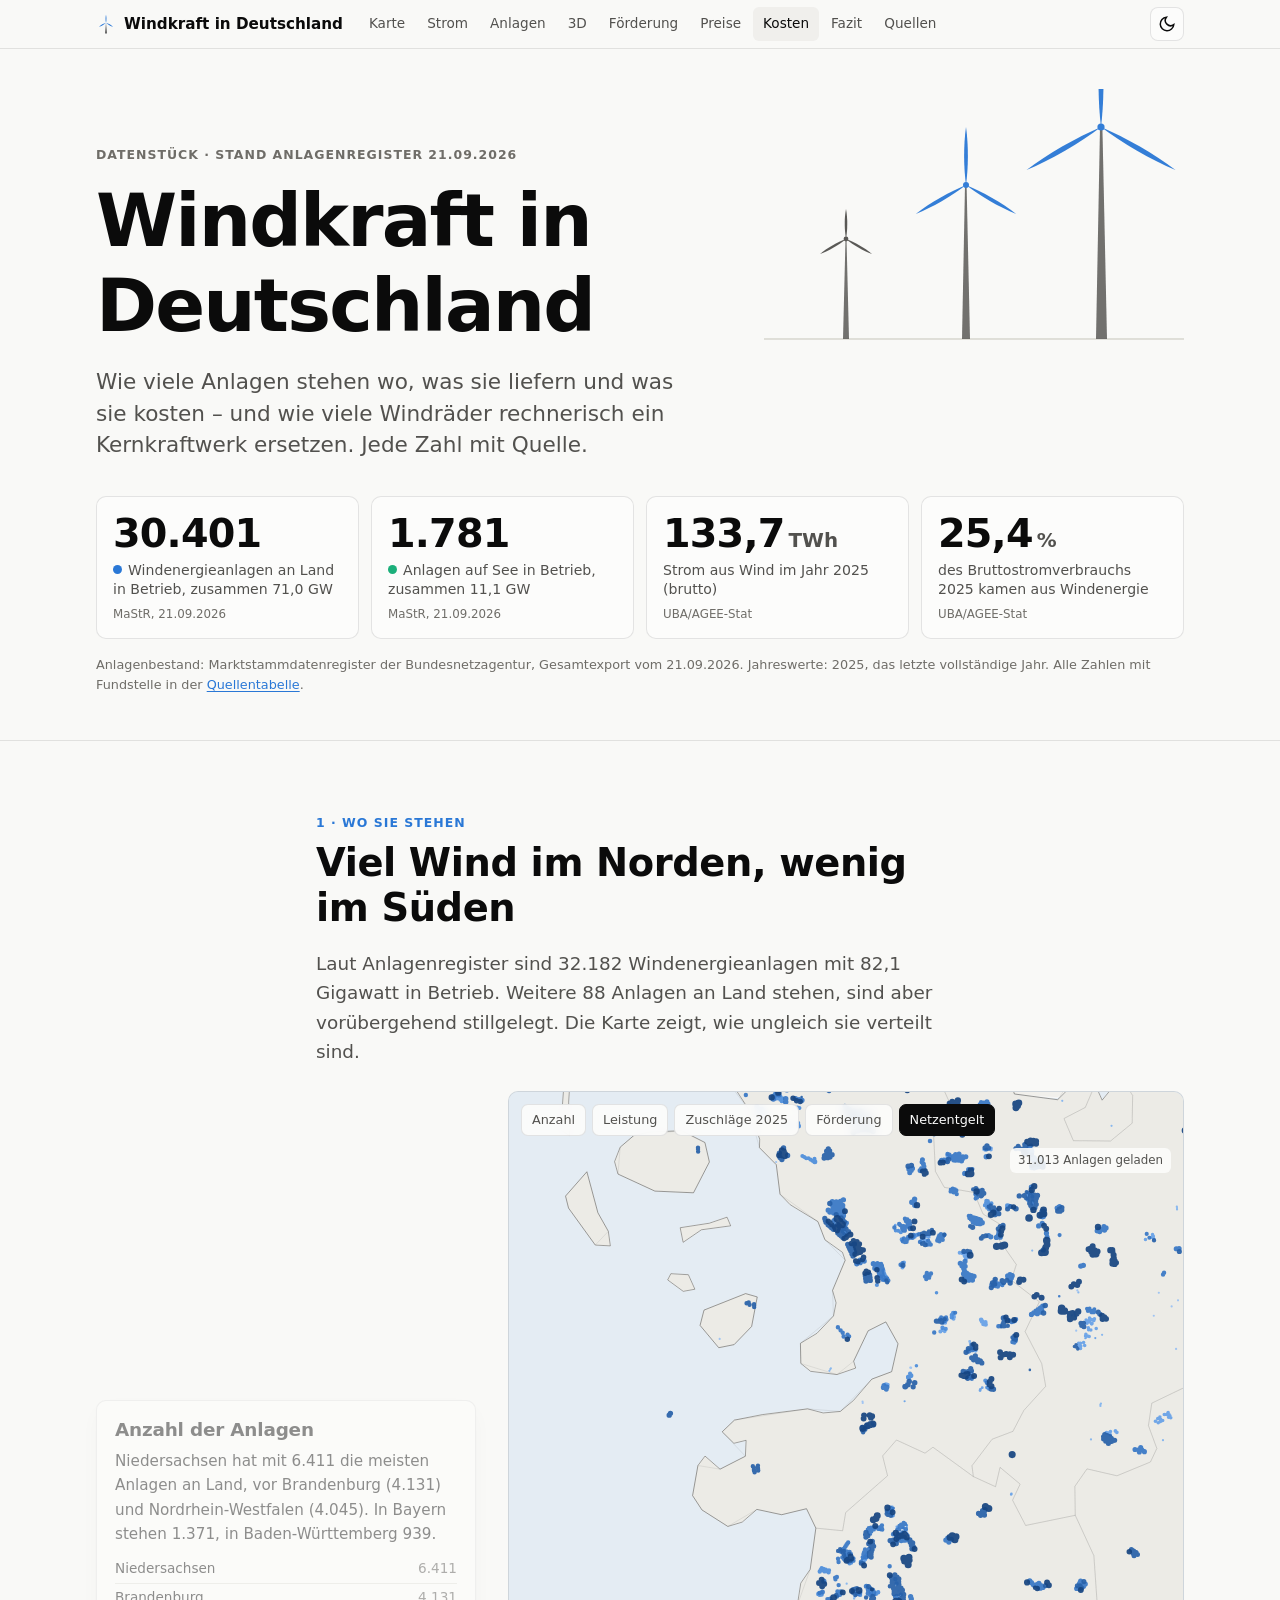
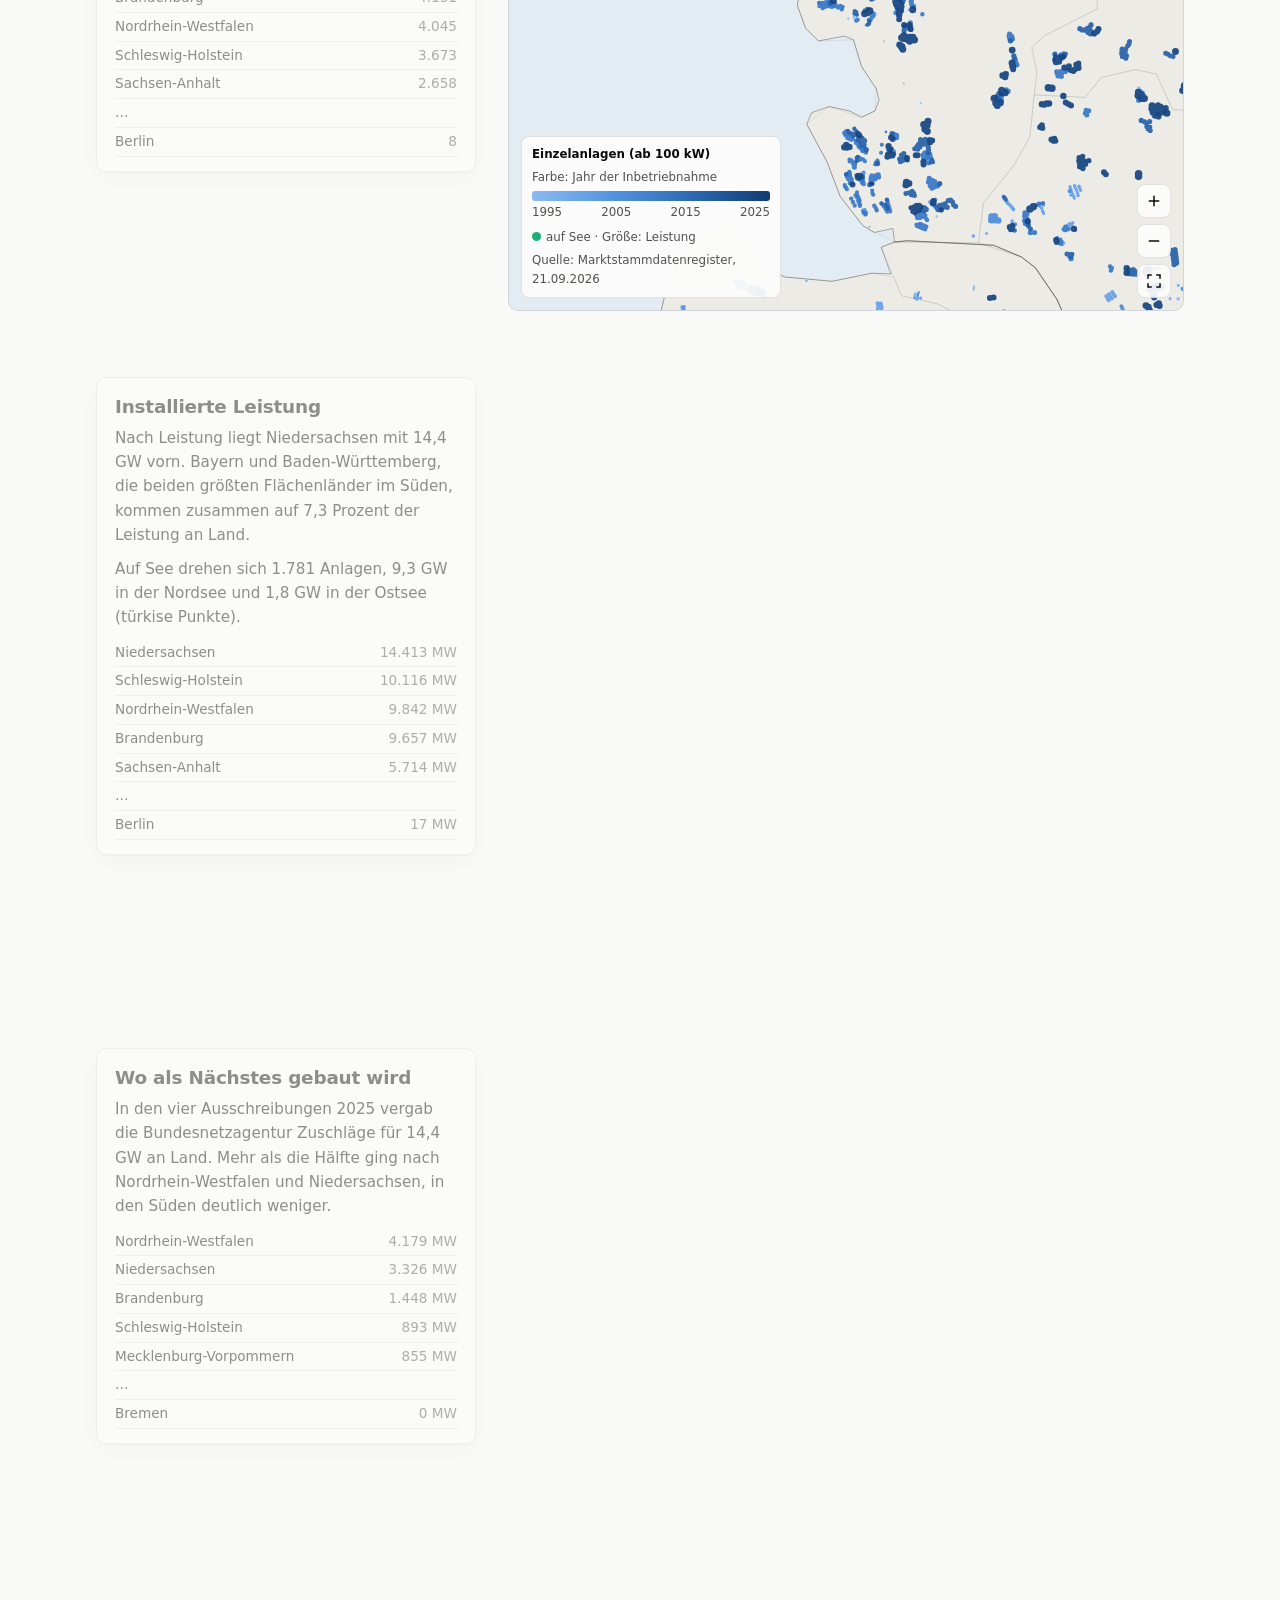
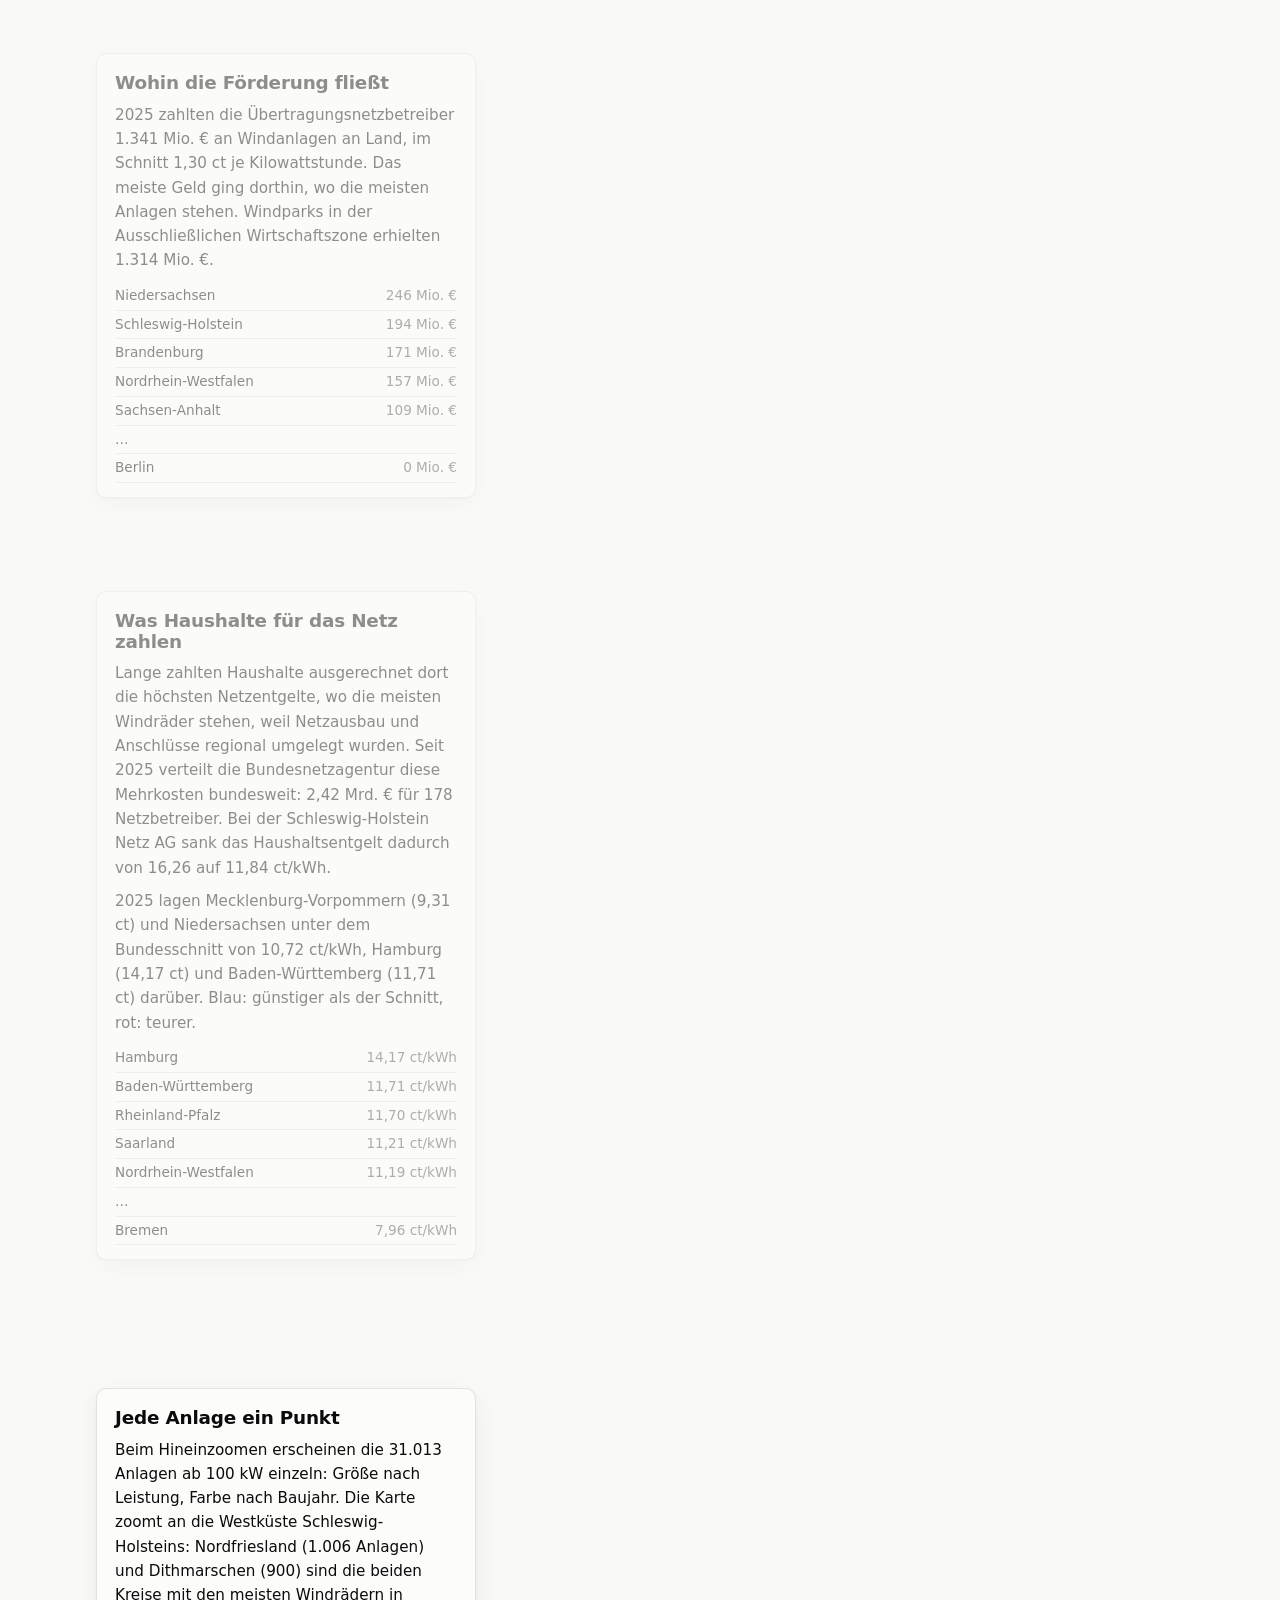
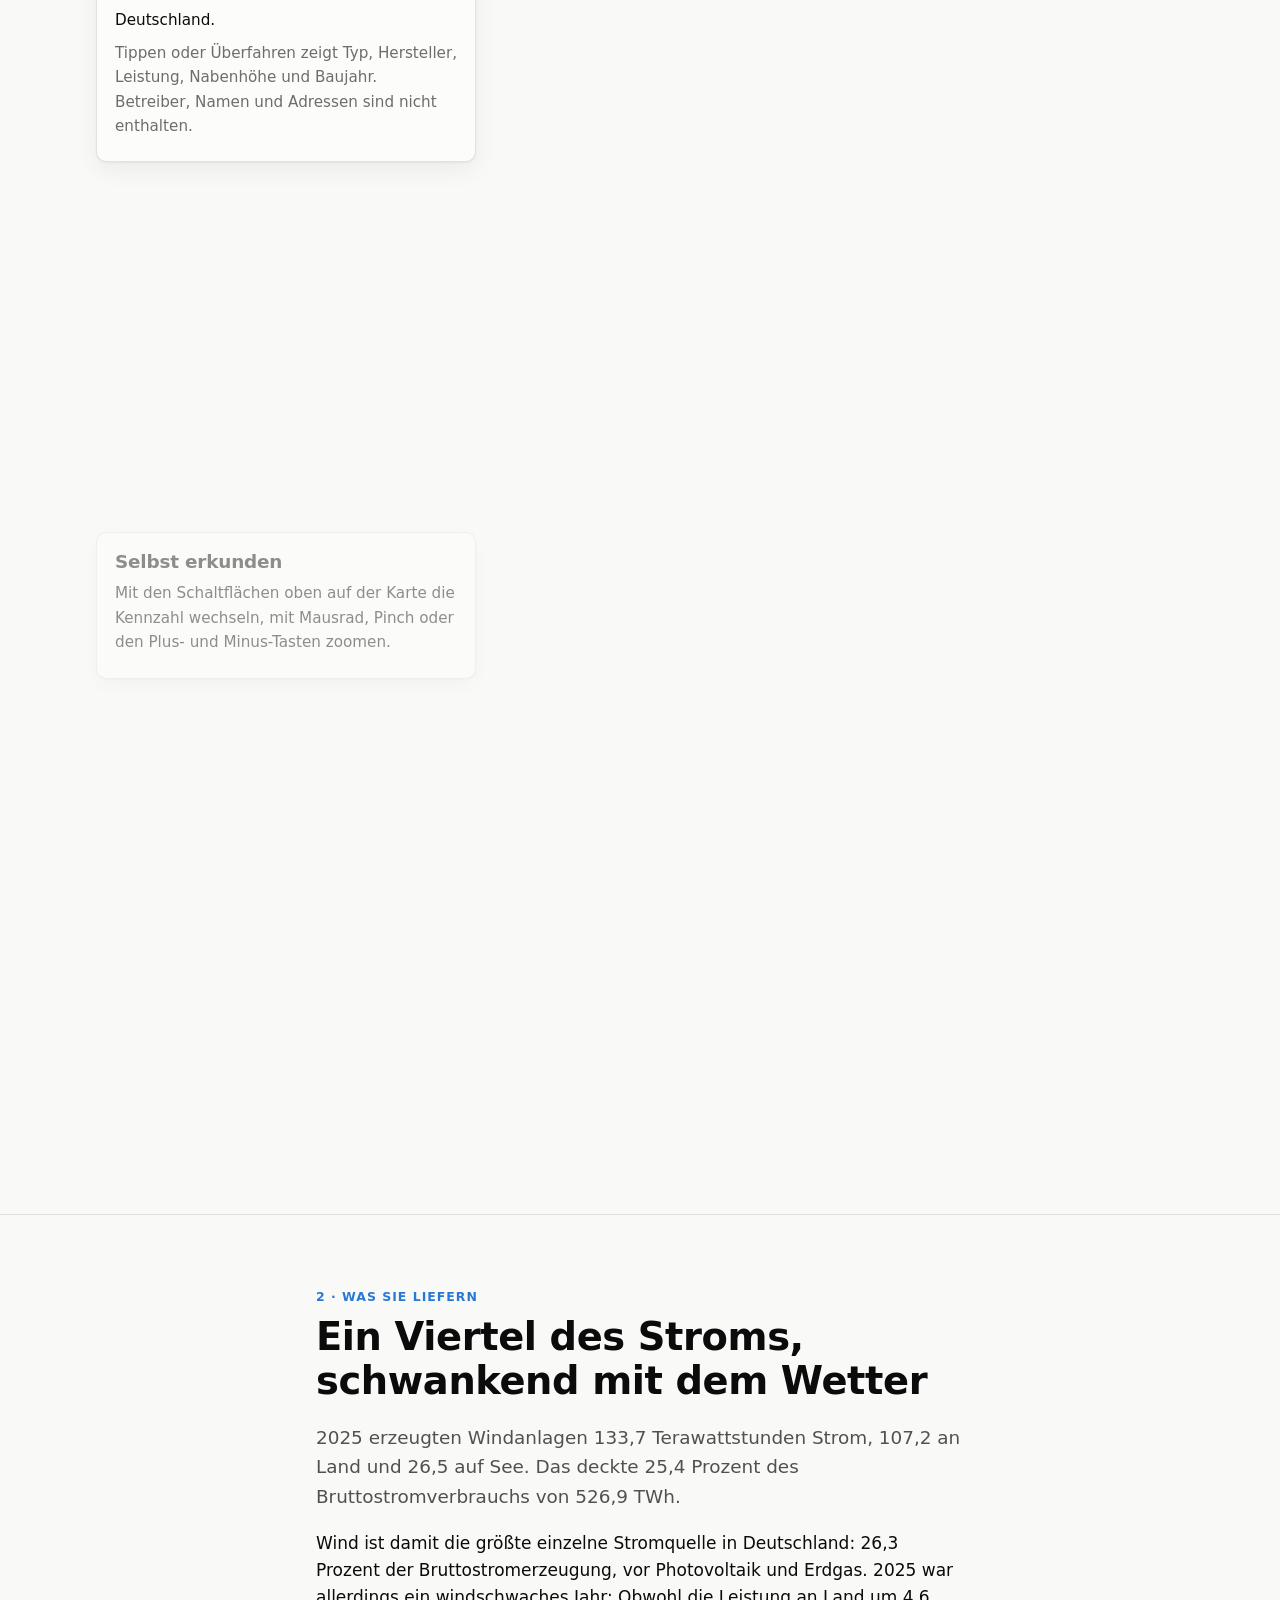
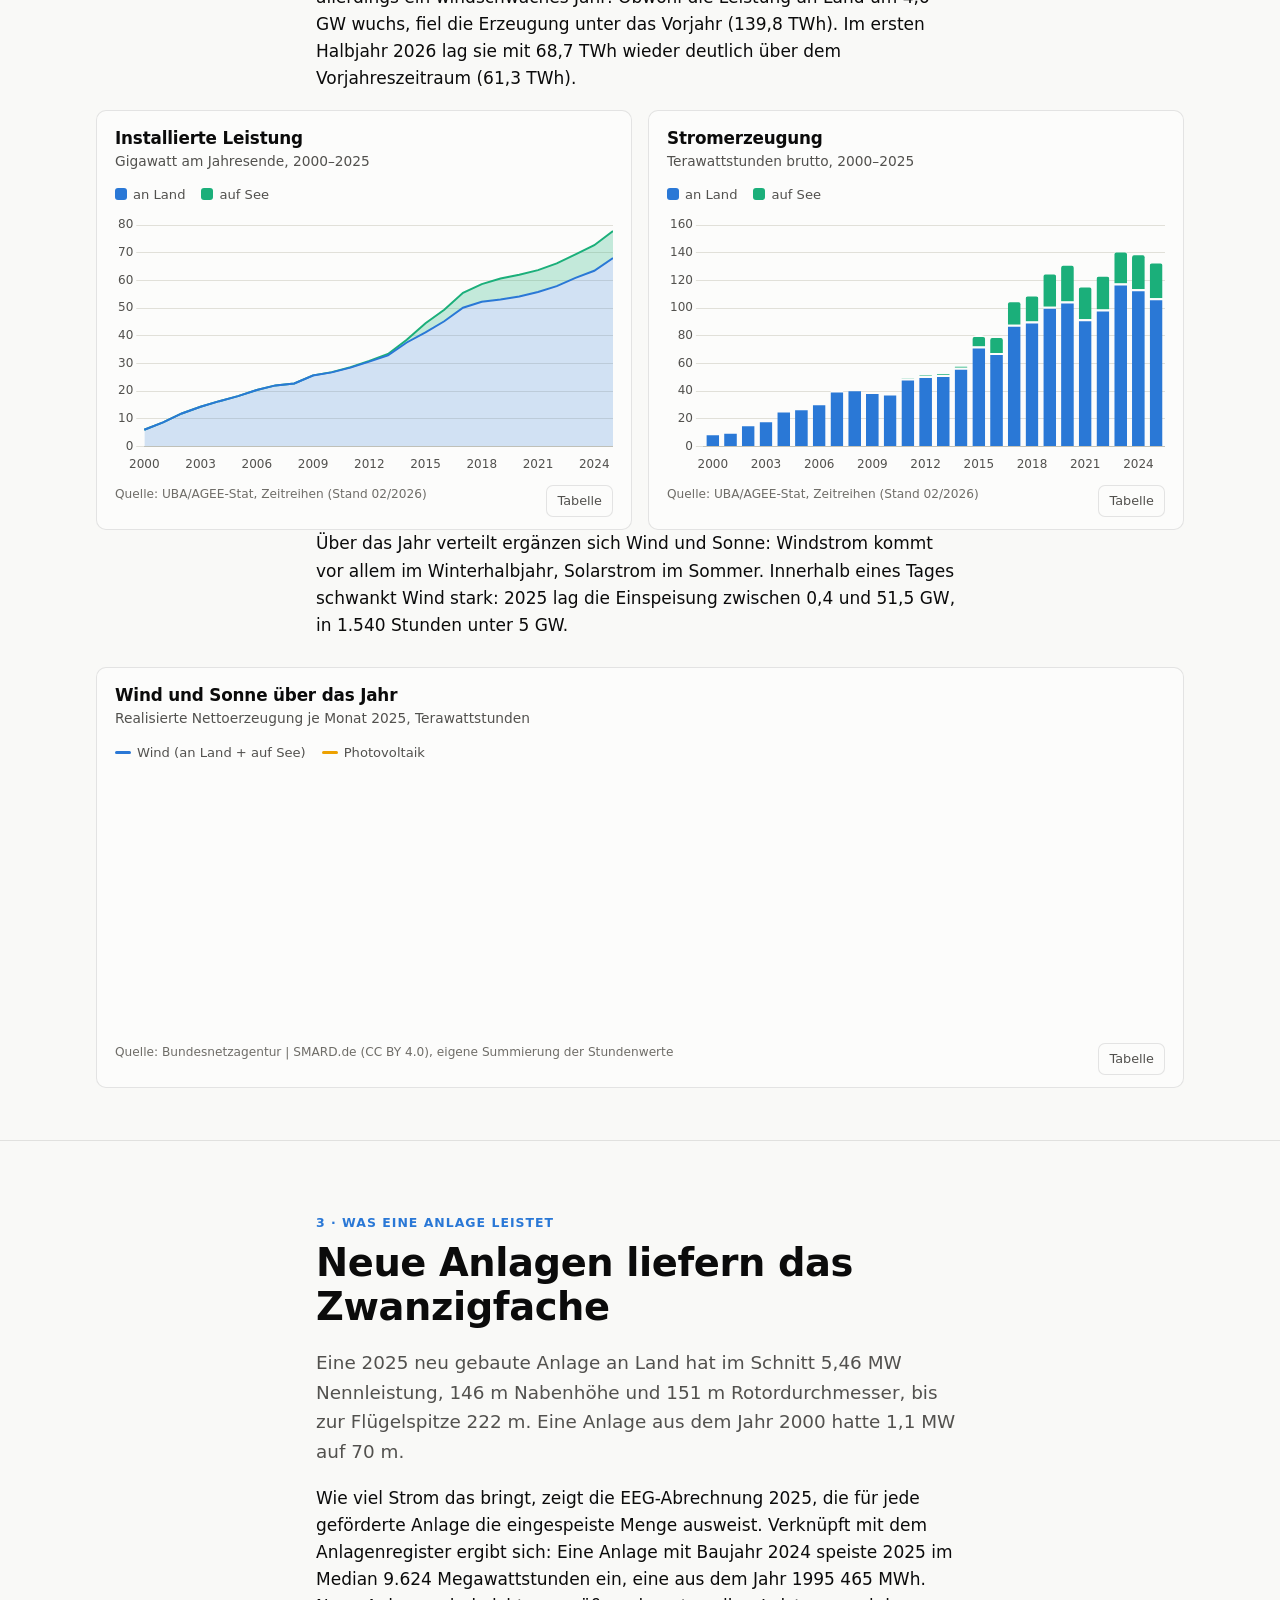
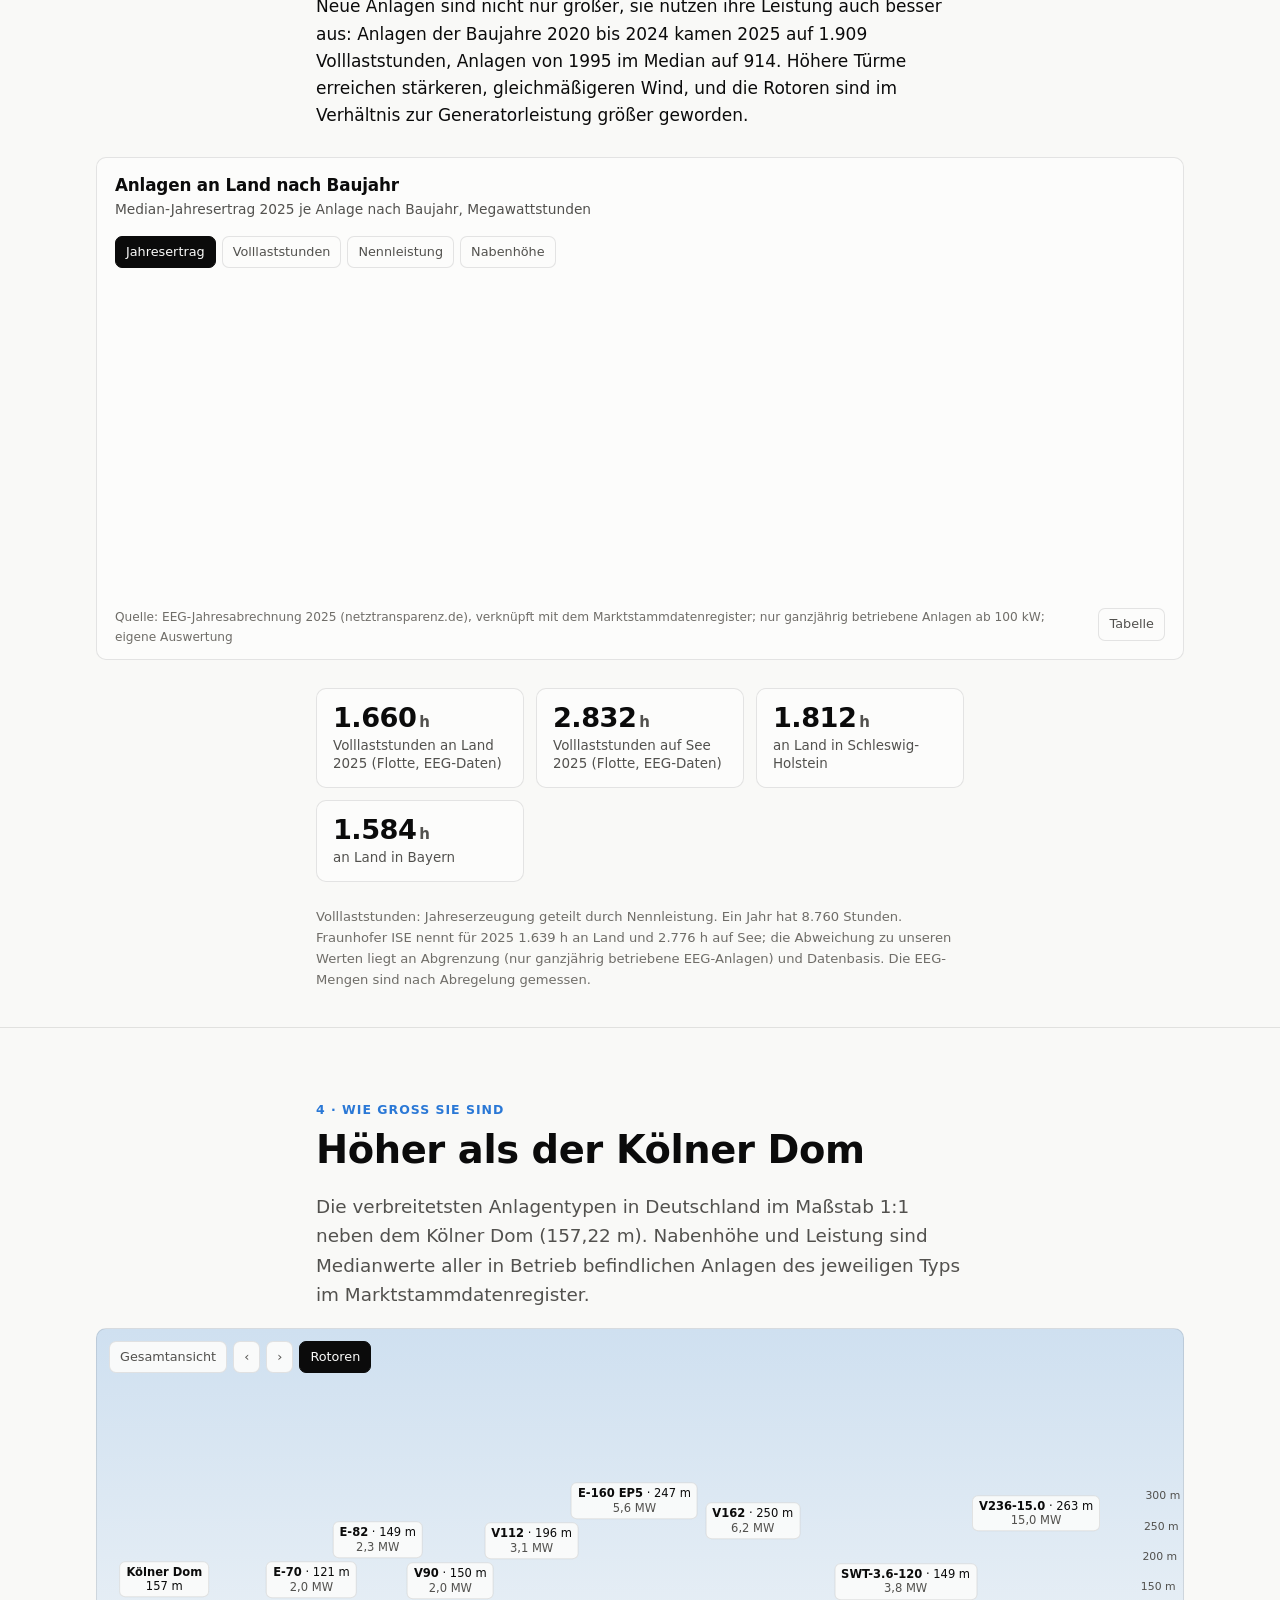
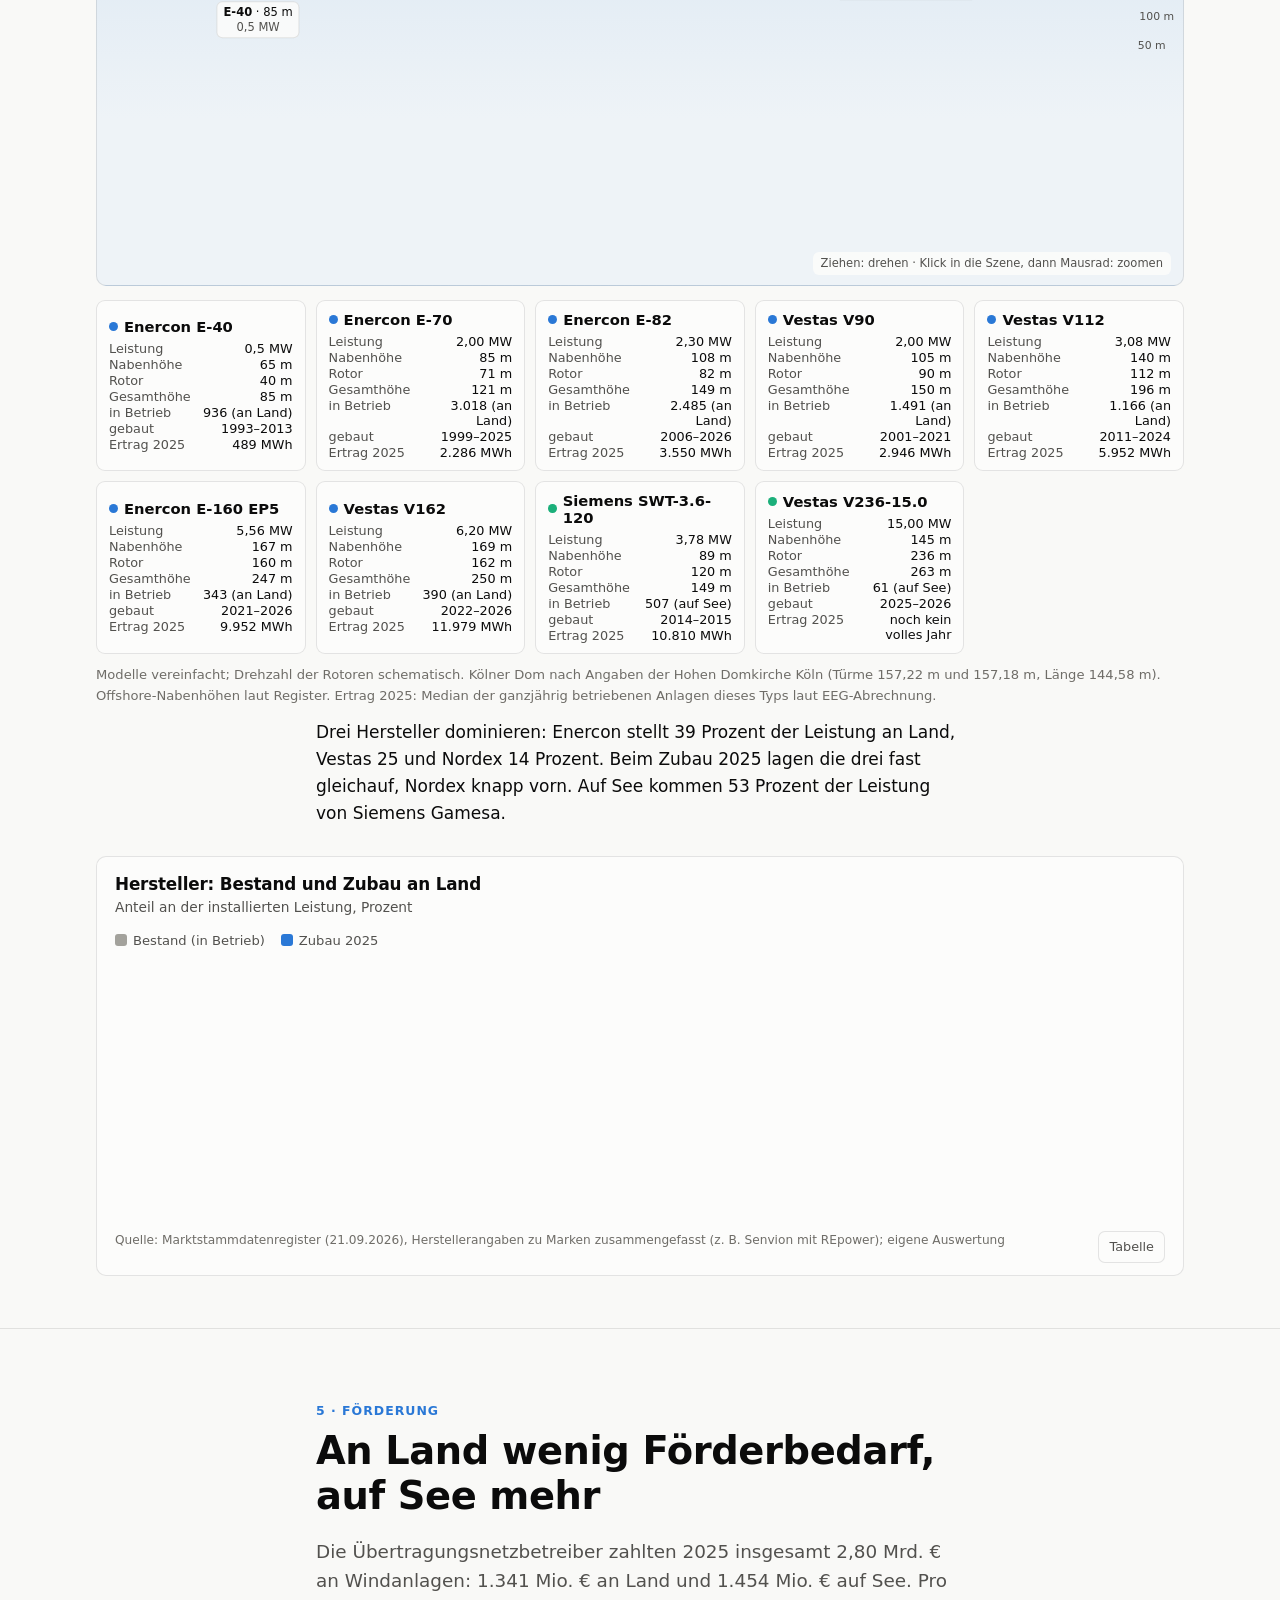
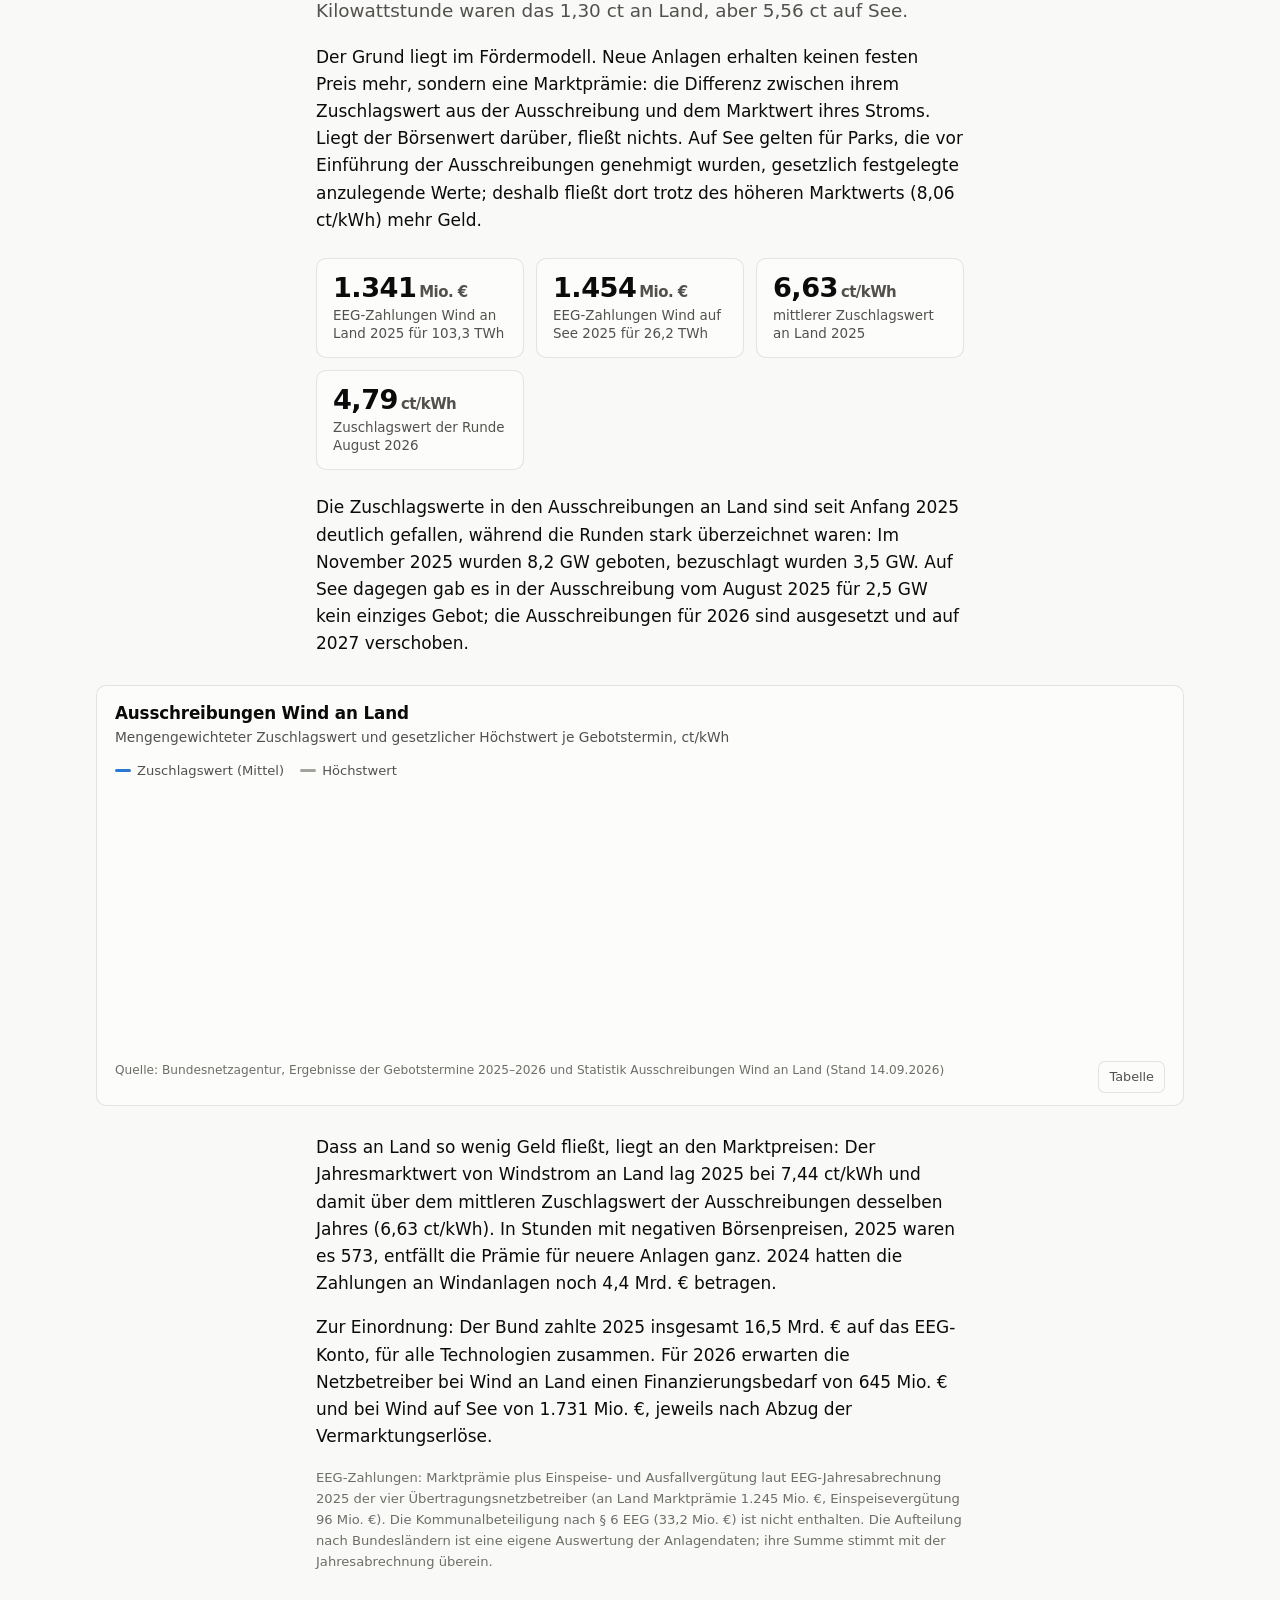
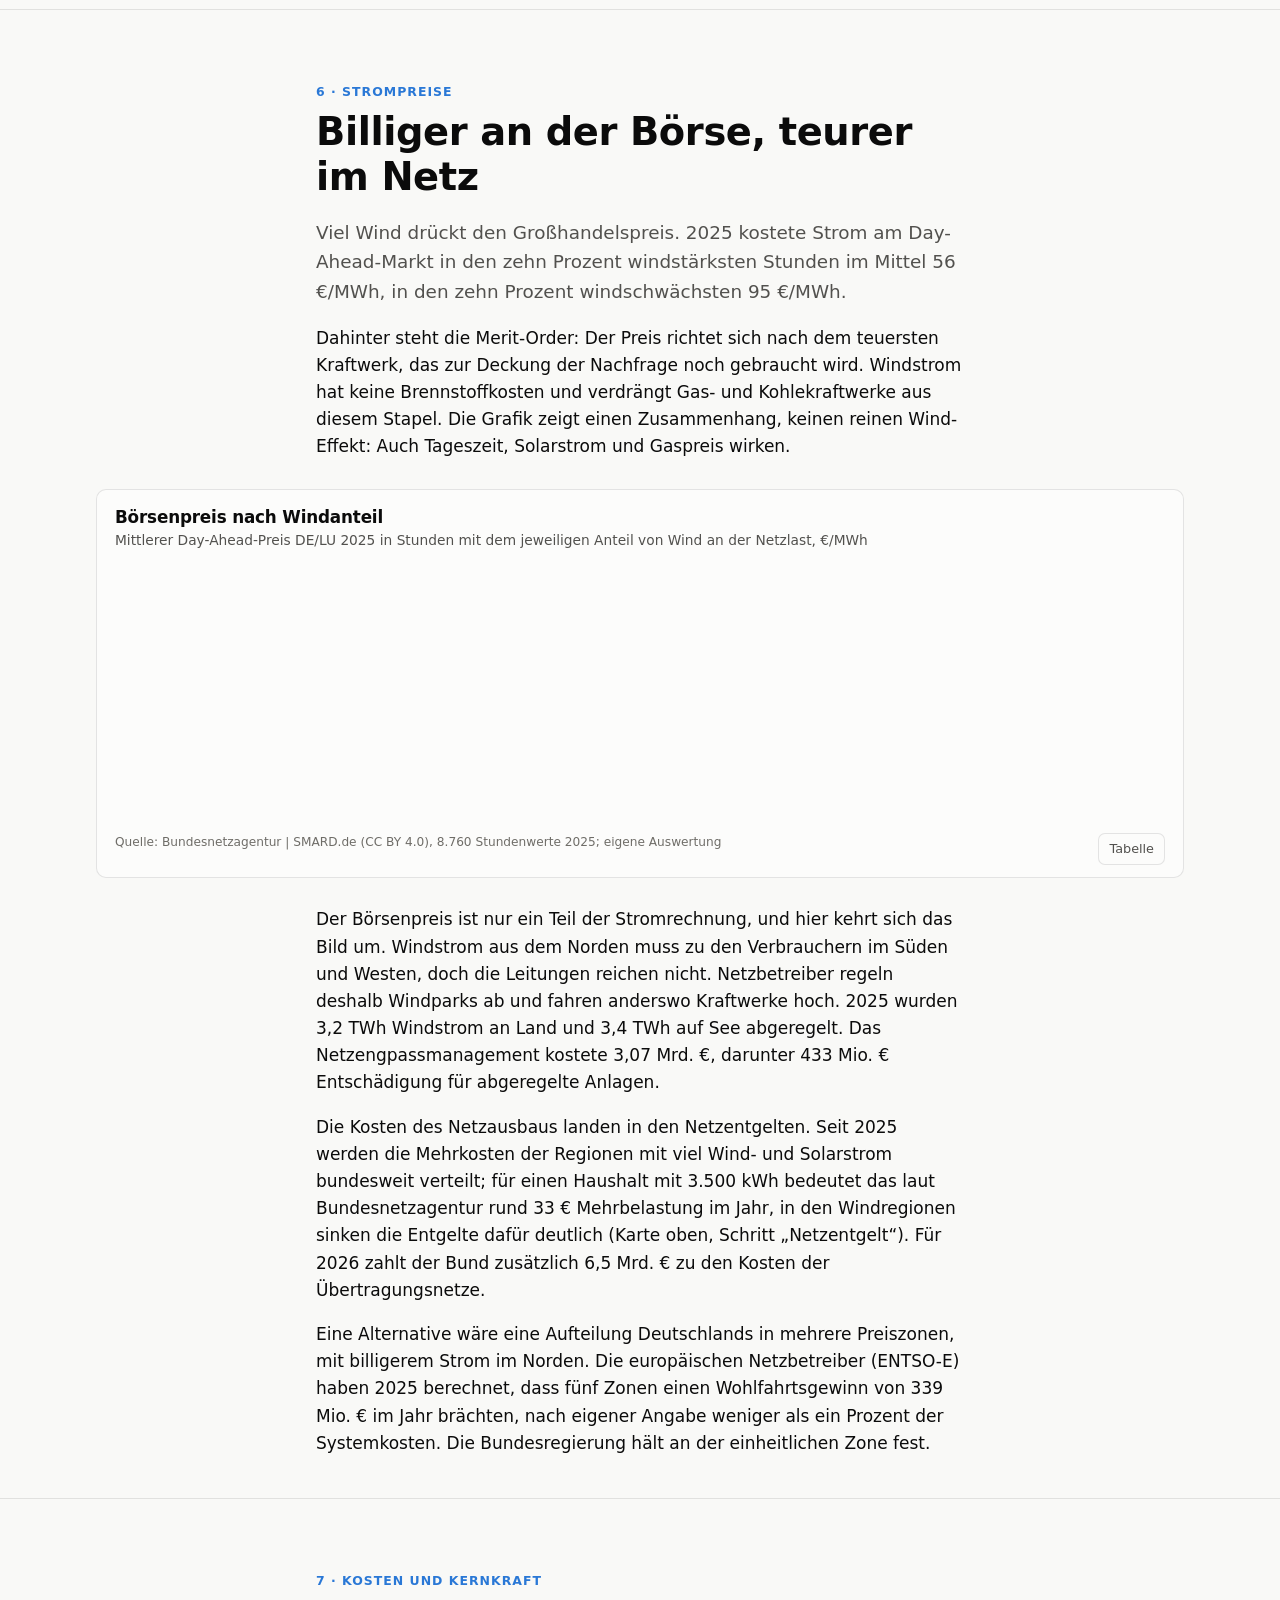
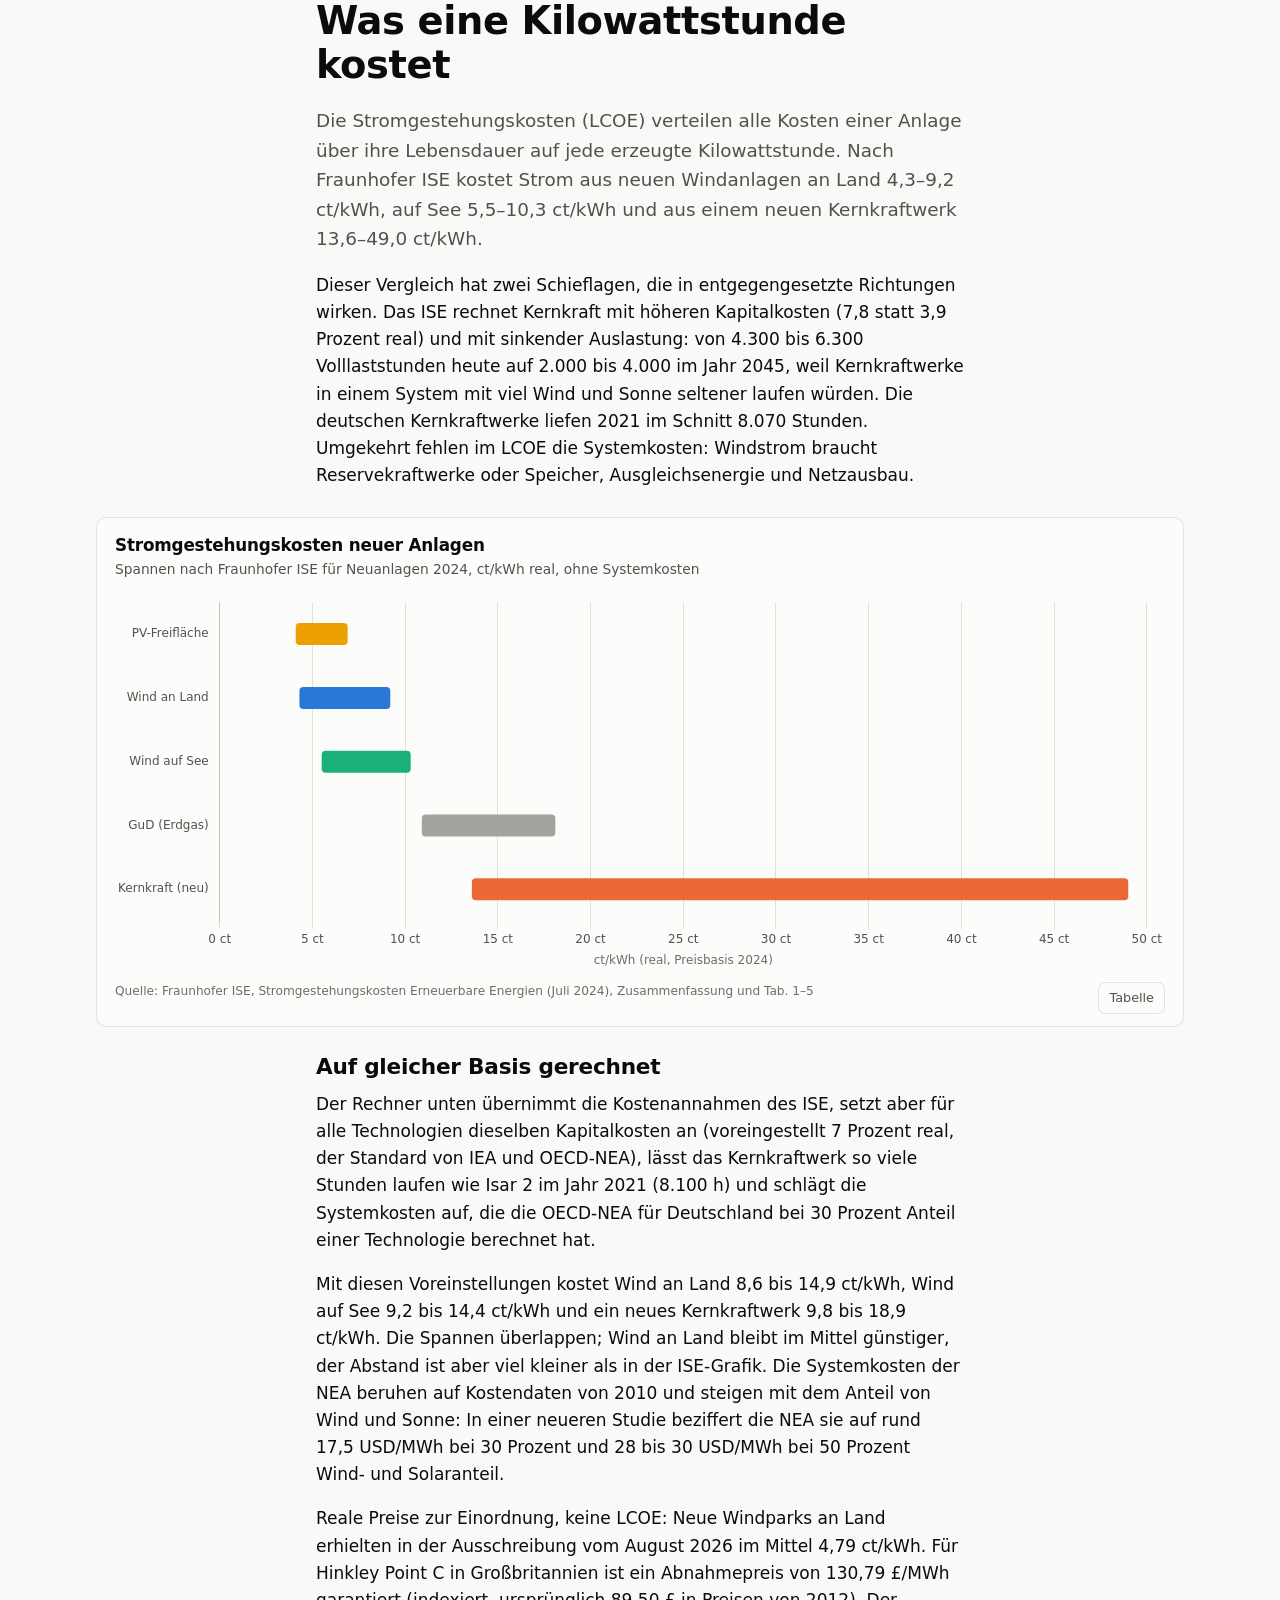
<file: index.html>
<!doctype html>
<html lang="de">
<head>
<meta charset="utf-8">
<meta name="viewport" content="width=device-width, initial-scale=1">
<title>Windkraft in Deutschland – Anlagen, Strom, Kosten</title>
<meta name="description" content="Wie viele Windräder in Deutschland stehen, was sie erzeugen, was sie kosten und wie der Vergleich mit Kernkraft ausfällt – mit Karte aller Anlagen, 3D-Größenvergleich und belegten Zahlen.">
<meta property="og:title" content="Windkraft in Deutschland – Anlagen, Strom, Kosten">
<meta property="og:description" content="Karte aller Windenergieanlagen, Erzeugung, Förderung, Strompreise und der Vergleich mit Kernkraft. Stand Marktstammdatenregister 21.09.2026.">
<meta property="og:type" content="article">
<meta property="og:image" content="screenshots/og.png">
<meta name="theme-color" content="#f9f9f7">
<link rel="icon" href="data:image/svg+xml,%3Csvg xmlns='http://www.w3.org/2000/svg' viewBox='0 0 32 32'%3E%3Cpath d='M16 14 15 31h2z' fill='%232a78d6'/%3E%3Cg fill='%232a78d6'%3E%3Cpath d='M16 14c-1-4-1-9 0-13 1 4 1 9 0 13z'/%3E%3Cpath d='M16 14c-1-4-1-9 0-13 1 4 1 9 0 13z' transform='rotate(120 16 14)'/%3E%3Cpath d='M16 14c-1-4-1-9 0-13 1 4 1 9 0 13z' transform='rotate(240 16 14)'/%3E%3C/g%3E%3C/svg%3E">
<link rel="stylesheet" href="assets/css/style.css">
<script>try{var t=localStorage.getItem('wk-theme');if(t)document.documentElement.setAttribute('data-theme',t);}catch(e){}</script>
</head>
<body>
<header class="topbar">
  <div class="inner">
    <a class="brand" href="#top"><svg viewBox="0 0 32 32" aria-hidden="true"><path d="M16 14 15 31h2z" fill="currentColor"/><g fill="var(--on)"><path d="M16 14c-1-4-1-9 0-13 1 4 1 9 0 13z"/><path d="M16 14c-1-4-1-9 0-13 1 4 1 9 0 13z" transform="rotate(120 16 14)"/><path d="M16 14c-1-4-1-9 0-13 1 4 1 9 0 13z" transform="rotate(240 16 14)"/></g></svg><span class="bt">Windkraft in Deutschland</span></a>
    <nav class="topnav" aria-label="Kapitel">
      <a href="#karte">Karte</a><a href="#strom">Strom</a><a href="#anlage">Anlagen</a><a href="#groesse">3D</a><a href="#foerderung">Förderung</a><a href="#preise">Preise</a><a href="#kosten">Kosten</a><a href="#fazit">Fazit</a><a href="quellen.html">Quellen</a>
    </nav>
    <button class="iconbtn" id="themeBtn" type="button" aria-label="Farbschema wechseln" title="Hell/Dunkel"><svg viewBox="0 0 24 24" fill="none" stroke="currentColor" stroke-width="2" aria-hidden="true"><path d="M21 12.8A9 9 0 1 1 11.2 3a7 7 0 0 0 9.8 9.8z"/></svg></button>
  </div>
</header>

<main id="top">
<section class="hero">
  <div class="kicker">Datenstück · Stand Anlagenregister 21.09.2026</div>
  <h1>Windkraft in Deutschland</h1>
  <p class="dek">Wie viele Anlagen stehen wo, was sie liefern und was sie kosten – und wie viele Windräder rechnerisch ein Kernkraftwerk ersetzen. Jede Zahl mit Quelle.</p>
  <svg class="hero-art" viewBox="0 0 420 260" aria-hidden="true">
    <g fill="none" stroke="var(--axis)" stroke-width="1"><path d="M0 250H420"/></g>
    <g fill="var(--ink-2)" opacity=".85">
      <path d="M79 250 81.5 150h1L85 250z"/><path d="M198 250 201 96h1.6l3.4 154z"/><path d="M332 250 336 38h2.4l4.6 212z"/>
    </g>
    <g class="rotor" style="--spd:4.2s" fill="var(--ink-2)"><circle cx="82" cy="150" r="2.4"/><path d="M82 150c-1.6-9-1.8-21 0-30 1.8 9 1.6 21 0 30z"/><path d="M82 150c-1.6-9-1.8-21 0-30 1.8 9 1.6 21 0 30z" transform="rotate(120 82 150)"/><path d="M82 150c-1.6-9-1.8-21 0-30 1.8 9 1.6 21 0 30z" transform="rotate(240 82 150)"/></g>
    <g class="rotor" style="--spd:6.5s" fill="var(--on)"><circle cx="202" cy="96" r="3"/><path d="M202 96c-2.4-17-2.6-40 0-58 2.6 18 2.4 41 0 58z"/><path d="M202 96c-2.4-17-2.6-40 0-58 2.6 18 2.4 41 0 58z" transform="rotate(120 202 96)"/><path d="M202 96c-2.4-17-2.6-40 0-58 2.6 18 2.4 41 0 58z" transform="rotate(240 202 96)"/></g>
    <g class="rotor" style="--spd:9s" fill="var(--on)"><circle cx="337" cy="38" r="3.6"/><path d="M337 38c-3.2-26-3.4-60 0-86 3.4 26 3.2 60 0 86z" transform="translate(0 0)"/><path d="M337 38c-3.2-26-3.4-60 0-86 3.4 26 3.2 60 0 86z" transform="rotate(120 337 38)"/><path d="M337 38c-3.2-26-3.4-60 0-86 3.4 26 3.2 60 0 86z" transform="rotate(240 337 38)"/></g>
  </svg>
  <div class="kpis">
    <div class="kpi"><div class="v">30.401</div><div class="l"><span class="dot" style="background:var(--on)"></span>Windenergieanlagen an Land in Betrieb, zusammen 71,0 GW</div><div class="s">MaStR, 21.09.2026</div></div>
    <div class="kpi"><div class="v">1.781</div><div class="l"><span class="dot" style="background:var(--off)"></span>Anlagen auf See in Betrieb, zusammen 11,1 GW</div><div class="s">MaStR, 21.09.2026</div></div>
    <div class="kpi"><div class="v">133,7<span class="u">TWh</span></div><div class="l">Strom aus Wind im Jahr 2025 (brutto)</div><div class="s">UBA/AGEE-Stat</div></div>
    <div class="kpi"><div class="v">25,4<span class="u">%</span></div><div class="l">des Bruttostromverbrauchs 2025 kamen aus Windenergie</div><div class="s">UBA/AGEE-Stat</div></div>
  </div>
  <p class="stand">Anlagenbestand: Marktstammdatenregister der Bundesnetzagentur, Gesamtexport vom 21.09.2026. Jahreswerte: 2025, das letzte vollständige Jahr. Alle Zahlen mit Fundstelle in der <a href="quellen.html">Quellentabelle</a>.</p>
</section>

<section class="chapter" id="karte" aria-labelledby="h-karte">
  <div class="prose">
    <div class="chapter-no">1 · Wo sie stehen</div>
    <h2 id="h-karte">Viel Wind im Norden, wenig im Süden</h2>
    <p class="lead">Laut Anlagenregister sind 32.182 Windenergieanlagen mit 82,1 Gigawatt in Betrieb. Weitere 88 Anlagen an Land stehen, sind aber vorübergehend stillgelegt. Die Karte zeigt, wie ungleich sie verteilt sind.</p>
  </div>
  <div class="scrolly" id="scrolly">
    <div class="map-stage">
      <div class="map" id="map" role="img" aria-label="Karte Deutschlands mit Bundesländern, eingefärbt nach Windkraft-Kennzahlen; beim Hineinzoomen erscheinen einzelne Anlagen.">
        <div class="map-ui" id="mapUi"></div>
        <div class="map-status" id="mapStatus"></div>
        <div class="map-legend" id="mapLegend"></div>
        <div class="map-zoom">
          <button class="iconbtn" type="button" id="zoomIn" aria-label="Hineinzoomen"><svg viewBox="0 0 24 24" fill="none" stroke="currentColor" stroke-width="2"><path d="M12 5v14M5 12h14"/></svg></button>
          <button class="iconbtn" type="button" id="zoomOut" aria-label="Herauszoomen"><svg viewBox="0 0 24 24" fill="none" stroke="currentColor" stroke-width="2"><path d="M5 12h14"/></svg></button>
          <button class="iconbtn" type="button" id="zoomReset" aria-label="Ganz Deutschland"><svg viewBox="0 0 24 24" fill="none" stroke="currentColor" stroke-width="2"><path d="M4 9V4h5M20 9V4h-5M4 15v5h5M20 15v5h-5"/></svg></button>
        </div>
      </div>
    </div>
    <div class="steps">
      <div class="step" data-step="anzahl"><div class="card">
        <h3>Anzahl der Anlagen</h3>
        <p>Niedersachsen hat mit 6.411 die meisten Anlagen an Land, vor Brandenburg (4.131) und Nordrhein-Westfalen (4.045). In Bayern stehen 1.371, in Baden-Württemberg 939.</p>
        <ol class="rank" data-rank="n"></ol>
      </div></div>
      <div class="step" data-step="leistung"><div class="card">
        <h3>Installierte Leistung</h3>
        <p>Nach Leistung liegt Niedersachsen mit 14,4 GW vorn. Bayern und Baden-Württemberg, die beiden größten Flächenländer im Süden, kommen zusammen auf 7,3 Prozent der Leistung an Land.</p>
        <p>Auf See drehen sich 1.781 Anlagen, 9,3 GW in der Nordsee und 1,8 GW in der Ostsee (türkise Punkte).</p>
        <ol class="rank" data-rank="mw"></ol>
      </div></div>
      <div class="step" data-step="zuschlag"><div class="card">
        <h3>Wo als Nächstes gebaut wird</h3>
        <p>In den vier Ausschreibungen 2025 vergab die Bundesnetzagentur Zuschläge für 14,4 GW an Land. Mehr als die Hälfte ging nach Nordrhein-Westfalen und Niedersachsen, in den Süden deutlich weniger.</p>
        <ol class="rank" data-rank="zuschlag25_mw"></ol>
      </div></div>
      <div class="step" data-step="eeg"><div class="card">
        <h3>Wohin die Förderung fließt</h3>
        <p>2025 zahlten die Übertragungsnetzbetreiber 1.341 Mio. € an Windanlagen an Land, im Schnitt 1,30 ct je Kilowattstunde. Das meiste Geld ging dorthin, wo die meisten Anlagen stehen. Windparks in der Ausschließlichen Wirtschaftszone erhielten 1.314 Mio. €.</p>
        <ol class="rank" data-rank="eeg_mio"></ol>
      </div></div>
      <div class="step" data-step="netzentgelt"><div class="card">
        <h3>Was Haushalte für das Netz zahlen</h3>
        <p>Lange zahlten Haushalte ausgerechnet dort die höchsten Netzentgelte, wo die meisten Windräder stehen, weil Netzausbau und Anschlüsse regional umgelegt wurden. Seit 2025 verteilt die Bundesnetzagentur diese Mehrkosten bundesweit: 2,42 Mrd. € für 178 Netzbetreiber. Bei der Schleswig-Holstein Netz AG sank das Haushaltsentgelt dadurch von 16,26 auf 11,84 ct/kWh.</p>
        <p>2025 lagen Mecklenburg-Vorpommern (9,31 ct) und Niedersachsen unter dem Bundesschnitt von 10,72 ct/kWh, Hamburg (14,17 ct) und Baden-Württemberg (11,71 ct) darüber. Blau: günstiger als der Schnitt, rot: teurer.</p>
        <ol class="rank" data-rank="netzentgelt"></ol>
      </div></div>
      <div class="step" data-step="zoom"><div class="card">
        <h3>Jede Anlage ein Punkt</h3>
        <p>Beim Hineinzoomen erscheinen die 31.013 Anlagen ab 100 kW einzeln: Größe nach Leistung, Farbe nach Baujahr. Die Karte zoomt an die Westküste Schleswig-Holsteins: Nordfriesland (1.006 Anlagen) und Dithmarschen (900) sind die beiden Kreise mit den meisten Windrädern in Deutschland.</p>
        <p class="small">Tippen oder Überfahren zeigt Typ, Hersteller, Leistung, Nabenhöhe und Baujahr. Betreiber, Namen und Adressen sind nicht enthalten.</p>
      </div></div>
      <div class="step" data-step="frei"><div class="card">
        <h3>Selbst erkunden</h3>
        <p>Mit den Schaltflächen oben auf der Karte die Kennzahl wechseln, mit Mausrad, Pinch oder den Plus- und Minus-Tasten zoomen.</p>
      </div></div>
    </div>
  </div>
</section>

<section class="chapter" id="strom" aria-labelledby="h-strom">
  <div class="prose">
    <div class="chapter-no">2 · Was sie liefern</div>
    <h2 id="h-strom">Ein Viertel des Stroms, schwankend mit dem Wetter</h2>
    <p class="lead">2025 erzeugten Windanlagen 133,7 Terawattstunden Strom, 107,2 an Land und 26,5 auf See. Das deckte 25,4 Prozent des Bruttostromverbrauchs von 526,9 TWh.</p>
    <p>Wind ist damit die größte einzelne Stromquelle in Deutschland: 26,3 Prozent der Bruttostromerzeugung, vor Photovoltaik und Erdgas. 2025 war allerdings ein windschwaches Jahr: Obwohl die Leistung an Land um 4,6 GW wuchs, fiel die Erzeugung unter das Vorjahr (139,8 TWh). Im ersten Halbjahr 2026 lag sie mit 68,7 TWh wieder deutlich über dem Vorjahreszeitraum (61,3 TWh).</p>
  </div>
  <div class="wide">
    <div class="two">
      <figure class="figure" data-chart="ausbau">
        <h3>Installierte Leistung</h3><div class="sub">Gigawatt am Jahresende, 2000–2025</div>
        <div class="legend"><span><i style="background:var(--on)"></i>an Land</span><span><i style="background:var(--off)"></i>auf See</span></div>
        <div class="plot short"><canvas></canvas></div>
        <div class="foot"><span class="src">Quelle: UBA/AGEE-Stat, Zeitreihen (Stand 02/2026)</span><button class="btn tbtn" type="button">Tabelle</button></div>
      </figure>
      <figure class="figure" data-chart="erzeugung">
        <h3>Stromerzeugung</h3><div class="sub">Terawattstunden brutto, 2000–2025</div>
        <div class="legend"><span><i style="background:var(--on)"></i>an Land</span><span><i style="background:var(--off)"></i>auf See</span></div>
        <div class="plot short"><canvas></canvas></div>
        <div class="foot"><span class="src">Quelle: UBA/AGEE-Stat, Zeitreihen (Stand 02/2026)</span><button class="btn tbtn" type="button">Tabelle</button></div>
      </figure>
    </div>
  </div>
  <div class="prose">
    <p>Über das Jahr verteilt ergänzen sich Wind und Sonne: Windstrom kommt vor allem im Winterhalbjahr, Solarstrom im Sommer. Innerhalb eines Tages schwankt Wind stark: 2025 lag die Einspeisung zwischen 0,4 und 51,5 GW, in 1.540 Stunden unter 5 GW.</p>
  </div>
  <div class="wide">
    <figure class="figure" data-chart="monate">
      <h3>Wind und Sonne über das Jahr</h3><div class="sub">Realisierte Nettoerzeugung je Monat 2025, Terawattstunden</div>
      <div class="legend"><span><i class="line" style="background:var(--on)"></i>Wind (an Land + auf See)</span><span><i class="line" style="background:var(--pv)"></i>Photovoltaik</span></div>
      <div class="plot short"><canvas></canvas></div>
      <div class="foot"><span class="src">Quelle: Bundesnetzagentur | SMARD.de (CC BY 4.0), eigene Summierung der Stundenwerte</span><button class="btn tbtn" type="button">Tabelle</button></div>
    </figure>
  </div>
</section>

<section class="chapter" id="anlage" aria-labelledby="h-anlage">
  <div class="prose">
    <div class="chapter-no">3 · Was eine Anlage leistet</div>
    <h2 id="h-anlage">Neue Anlagen liefern das Zwanzigfache</h2>
    <p class="lead">Eine 2025 neu gebaute Anlage an Land hat im Schnitt 5,46 MW Nennleistung, 146 m Nabenhöhe und 151 m Rotordurchmesser, bis zur Flügelspitze 222 m. Eine Anlage aus dem Jahr 2000 hatte 1,1 MW auf 70 m.</p>
    <p>Wie viel Strom das bringt, zeigt die EEG-Abrechnung 2025, die für jede geförderte Anlage die eingespeiste Menge ausweist. Verknüpft mit dem Anlagenregister ergibt sich: Eine Anlage mit Baujahr 2024 speiste 2025 im Median 9.624 Megawattstunden ein, eine aus dem Jahr 1995 465 MWh. Neue Anlagen sind nicht nur größer, sie nutzen ihre Leistung auch besser aus: Anlagen der Baujahre 2020 bis 2024 kamen 2025 auf 1.909 Volllaststunden, Anlagen von 1995 im Median auf 914. Höhere Türme erreichen stärkeren, gleichmäßigeren Wind, und die Rotoren sind im Verhältnis zur Generatorleistung größer geworden.</p>
  </div>
  <div class="wide">
    <figure class="figure" data-chart="jahrgang">
      <h3>Anlagen an Land nach Baujahr</h3><div class="sub" id="jahrgangSub">Median-Jahresertrag 2025 je Anlage, Megawattstunden</div>
      <div class="seg" role="group" aria-label="Kennzahl wählen">
        <button class="btn" type="button" data-view="mwh" aria-pressed="true">Jahresertrag</button>
        <button class="btn" type="button" data-view="vlh" aria-pressed="false">Volllaststunden</button>
        <button class="btn" type="button" data-view="mw" aria-pressed="false">Nennleistung</button>
        <button class="btn" type="button" data-view="nabe" aria-pressed="false">Nabenhöhe</button>
      </div>
      <div class="plot"><canvas></canvas></div>
      <div class="foot"><span class="src" id="jahrgangSrc">Quelle: EEG-Jahresabrechnung 2025 (netztransparenz.de), verknüpft mit dem Marktstammdatenregister; nur ganzjährig betriebene Anlagen ab 100 kW; eigene Auswertung</span><button class="btn tbtn" type="button">Tabelle</button></div>
    </figure>
  </div>
  <div class="prose">
    <div class="stats">
      <div class="stat"><div class="v">1.660<span class="u">h</span></div><div class="l">Volllaststunden an Land 2025 (Flotte, EEG-Daten)</div></div>
      <div class="stat"><div class="v">2.832<span class="u">h</span></div><div class="l">Volllaststunden auf See 2025 (Flotte, EEG-Daten)</div></div>
      <div class="stat"><div class="v">1.812<span class="u">h</span></div><div class="l">an Land in Schleswig-Holstein</div></div>
      <div class="stat"><div class="v">1.584<span class="u">h</span></div><div class="l">an Land in Bayern</div></div>
    </div>
    <p class="small">Volllaststunden: Jahreserzeugung geteilt durch Nennleistung. Ein Jahr hat 8.760 Stunden. Fraunhofer ISE nennt für 2025 1.639 h an Land und 2.776 h auf See; die Abweichung zu unseren Werten liegt an Abgrenzung (nur ganzjährig betriebene EEG-Anlagen) und Datenbasis. Die EEG-Mengen sind nach Abregelung gemessen.</p>
  </div>
</section>

<section class="chapter" id="groesse" aria-labelledby="h-groesse">
  <div class="prose">
    <div class="chapter-no">4 · Wie groß sie sind</div>
    <h2 id="h-groesse">Höher als der Kölner Dom</h2>
    <p class="lead">Die verbreitetsten Anlagentypen in Deutschland im Maßstab 1:1 neben dem Kölner Dom (157,22 m). Nabenhöhe und Leistung sind Medianwerte aller in Betrieb befindlichen Anlagen des jeweiligen Typs im Marktstammdatenregister.</p>
  </div>
  <div class="wide">
    <div class="viz3d" id="viz3d">
      <div class="fallback" id="viz3dFallback">3D-Ansicht wird geladen …</div>
    </div>
    <div class="typecards" id="typecards"></div>
    <p class="small" style="margin-top:10px">Modelle vereinfacht; Drehzahl der Rotoren schematisch. Kölner Dom nach Angaben der Hohen Domkirche Köln (Türme 157,22 m und 157,18 m, Länge 144,58 m). Offshore-Nabenhöhen laut Register. Ertrag 2025: Median der ganzjährig betriebenen Anlagen dieses Typs laut EEG-Abrechnung.</p>
  </div>
  <div class="prose">
    <p>Drei Hersteller dominieren: Enercon stellt 39 Prozent der Leistung an Land, Vestas 25 und Nordex 14 Prozent. Beim Zubau 2025 lagen die drei fast gleichauf, Nordex knapp vorn. Auf See kommen 53 Prozent der Leistung von Siemens Gamesa.</p>
  </div>
  <div class="wide">
    <figure class="figure" data-chart="hersteller">
      <h3>Hersteller: Bestand und Zubau an Land</h3><div class="sub">Anteil an der installierten Leistung, Prozent</div>
      <div class="legend"><span><i style="background:var(--neutral)"></i>Bestand (in Betrieb)</span><span><i style="background:var(--on)"></i>Zubau 2025</span></div>
      <div class="plot short"><canvas></canvas></div>
      <div class="foot"><span class="src">Quelle: Marktstammdatenregister (21.09.2026), Herstellerangaben zu Marken zusammengefasst (z. B. Senvion mit REpower); eigene Auswertung</span><button class="btn tbtn" type="button">Tabelle</button></div>
    </figure>
  </div>
</section>

<section class="chapter" id="foerderung" aria-labelledby="h-foerderung">
  <div class="prose">
    <div class="chapter-no">5 · Förderung</div>
    <h2 id="h-foerderung">An Land wenig Förderbedarf, auf See mehr</h2>
    <p class="lead">Die Übertragungsnetzbetreiber zahlten 2025 insgesamt 2,80 Mrd. € an Windanlagen: 1.341 Mio. € an Land und 1.454 Mio. € auf See. Pro Kilowattstunde waren das 1,30 ct an Land, aber 5,56 ct auf See.</p>
    <p>Der Grund liegt im Fördermodell. Neue Anlagen erhalten keinen festen Preis mehr, sondern eine Marktprämie: die Differenz zwischen ihrem Zuschlagswert aus der Ausschreibung und dem Marktwert ihres Stroms. Liegt der Börsenwert darüber, fließt nichts. Auf See gelten für Parks, die vor Einführung der Ausschreibungen genehmigt wurden, gesetzlich festgelegte anzulegende Werte; deshalb fließt dort trotz des höheren Marktwerts (8,06 ct/kWh) mehr Geld.</p>
    <div class="stats">
      <div class="stat"><div class="v">1.341<span class="u">Mio. €</span></div><div class="l">EEG-Zahlungen Wind an Land 2025 für 103,3 TWh</div></div>
      <div class="stat"><div class="v">1.454<span class="u">Mio. €</span></div><div class="l">EEG-Zahlungen Wind auf See 2025 für 26,2 TWh</div></div>
      <div class="stat"><div class="v">6,63<span class="u">ct/kWh</span></div><div class="l">mittlerer Zuschlagswert an Land 2025</div></div>
      <div class="stat"><div class="v">4,79<span class="u">ct/kWh</span></div><div class="l">Zuschlagswert der Runde August 2026</div></div>
    </div>
    <p>Die Zuschlagswerte in den Ausschreibungen an Land sind seit Anfang 2025 deutlich gefallen, während die Runden stark überzeichnet waren: Im November 2025 wurden 8,2 GW geboten, bezuschlagt wurden 3,5 GW. Auf See dagegen gab es in der Ausschreibung vom August 2025 für 2,5 GW kein einziges Gebot; die Ausschreibungen für 2026 sind ausgesetzt und auf 2027 verschoben.</p>
  </div>
  <div class="wide">
    <figure class="figure" data-chart="runden">
      <h3>Ausschreibungen Wind an Land</h3><div class="sub">Mengengewichteter Zuschlagswert und gesetzlicher Höchstwert je Gebotstermin, ct/kWh</div>
      <div class="legend"><span><i class="line" style="background:var(--on)"></i>Zuschlagswert (Mittel)</span><span><i class="line" style="background:var(--neutral)"></i>Höchstwert</span></div>
      <div class="plot short"><canvas></canvas></div>
      <div class="foot"><span class="src">Quelle: Bundesnetzagentur, Ergebnisse der Gebotstermine 2025–2026 und Statistik Ausschreibungen Wind an Land (Stand 14.09.2026)</span><button class="btn tbtn" type="button">Tabelle</button></div>
    </figure>
  </div>
  <div class="prose">
    <p>Dass an Land so wenig Geld fließt, liegt an den Marktpreisen: Der Jahresmarktwert von Windstrom an Land lag 2025 bei 7,44 ct/kWh und damit über dem mittleren Zuschlagswert der Ausschreibungen desselben Jahres (6,63 ct/kWh). In Stunden mit negativen Börsenpreisen, 2025 waren es 573, entfällt die Prämie für neuere Anlagen ganz. 2024 hatten die Zahlungen an Windanlagen noch 4,4 Mrd. € betragen.</p>
    <p>Zur Einordnung: Der Bund zahlte 2025 insgesamt 16,5 Mrd. € auf das EEG-Konto, für alle Technologien zusammen. Für 2026 erwarten die Netzbetreiber bei Wind an Land einen Finanzierungsbedarf von 645 Mio. € und bei Wind auf See von 1.731 Mio. €, jeweils nach Abzug der Vermarktungserlöse.</p>
    <p class="small">EEG-Zahlungen: Marktprämie plus Einspeise- und Ausfallvergütung laut EEG-Jahresabrechnung 2025 der vier Übertragungsnetzbetreiber (an Land Marktprämie 1.245 Mio. €, Einspeisevergütung 96 Mio. €). Die Kommunalbeteiligung nach § 6 EEG (33,2 Mio. €) ist nicht enthalten. Die Aufteilung nach Bundesländern ist eine eigene Auswertung der Anlagendaten; ihre Summe stimmt mit der Jahresabrechnung überein.</p>
  </div>
</section>

<section class="chapter" id="preise" aria-labelledby="h-preise">
  <div class="prose">
    <div class="chapter-no">6 · Strompreise</div>
    <h2 id="h-preise">Billiger an der Börse, teurer im Netz</h2>
    <p class="lead">Viel Wind drückt den Großhandelspreis. 2025 kostete Strom am Day-Ahead-Markt in den zehn Prozent windstärksten Stunden im Mittel 56 €/MWh, in den zehn Prozent windschwächsten 95 €/MWh.</p>
    <p>Dahinter steht die Merit-Order: Der Preis richtet sich nach dem teuersten Kraftwerk, das zur Deckung der Nachfrage noch gebraucht wird. Windstrom hat keine Brennstoffkosten und verdrängt Gas- und Kohlekraftwerke aus diesem Stapel. Die Grafik zeigt einen Zusammenhang, keinen reinen Wind-Effekt: Auch Tageszeit, Solarstrom und Gaspreis wirken.</p>
  </div>
  <div class="wide">
    <figure class="figure" data-chart="merit">
      <h3>Börsenpreis nach Windanteil</h3><div class="sub">Mittlerer Day-Ahead-Preis DE/LU 2025 in Stunden mit dem jeweiligen Anteil von Wind an der Netzlast, €/MWh</div>
      <div class="plot short"><canvas></canvas></div>
      <div class="foot"><span class="src">Quelle: Bundesnetzagentur | SMARD.de (CC BY 4.0), 8.760 Stundenwerte 2025; eigene Auswertung</span><button class="btn tbtn" type="button">Tabelle</button></div>
    </figure>
  </div>
  <div class="prose">
    <p>Der Börsenpreis ist nur ein Teil der Stromrechnung, und hier kehrt sich das Bild um. Windstrom aus dem Norden muss zu den Verbrauchern im Süden und Westen, doch die Leitungen reichen nicht. Netzbetreiber regeln deshalb Windparks ab und fahren anderswo Kraftwerke hoch. 2025 wurden 3,2 TWh Windstrom an Land und 3,4 TWh auf See abgeregelt. Das Netzengpassmanagement kostete 3,07 Mrd. €, darunter 433 Mio. € Entschädigung für abgeregelte Anlagen.</p>
    <p>Die Kosten des Netzausbaus landen in den Netzentgelten. Seit 2025 werden die Mehrkosten der Regionen mit viel Wind- und Solarstrom bundesweit verteilt; für einen Haushalt mit 3.500 kWh bedeutet das laut Bundesnetzagentur rund 33 € Mehrbelastung im Jahr, in den Windregionen sinken die Entgelte dafür deutlich (Karte oben, Schritt „Netzentgelt“). Für 2026 zahlt der Bund zusätzlich 6,5 Mrd. € zu den Kosten der Übertragungsnetze.</p>
    <p>Eine Alternative wäre eine Aufteilung Deutschlands in mehrere Preiszonen, mit billigerem Strom im Norden. Die europäischen Netzbetreiber (ENTSO-E) haben 2025 berechnet, dass fünf Zonen einen Wohlfahrtsgewinn von 339 Mio. € im Jahr brächten, nach eigener Angabe weniger als ein Prozent der Systemkosten. Die Bundesregierung hält an der einheitlichen Zone fest.</p>
  </div>
</section>

<section class="chapter" id="kosten" aria-labelledby="h-kosten">
  <div class="prose">
    <div class="chapter-no">7 · Kosten und Kernkraft</div>
    <h2 id="h-kosten">Was eine Kilowattstunde kostet</h2>
    <p class="lead">Die Stromgestehungskosten (LCOE) verteilen alle Kosten einer Anlage über ihre Lebensdauer auf jede erzeugte Kilowattstunde. Nach Fraunhofer ISE kostet Strom aus neuen Windanlagen an Land 4,3–9,2 ct/kWh, auf See 5,5–10,3 ct/kWh und aus einem neuen Kernkraftwerk 13,6–49,0 ct/kWh.</p>
    <p>Dieser Vergleich hat zwei Schieflagen, die in entgegengesetzte Richtungen wirken. Das ISE rechnet Kernkraft mit höheren Kapitalkosten (7,8 statt 3,9 Prozent real) und mit sinkender Auslastung: von 4.300 bis 6.300 Volllaststunden heute auf 2.000 bis 4.000 im Jahr 2045, weil Kernkraftwerke in einem System mit viel Wind und Sonne seltener laufen würden. Die deutschen Kernkraftwerke liefen 2021 im Schnitt 8.070 Stunden. Umgekehrt fehlen im LCOE die Systemkosten: Windstrom braucht Reservekraftwerke oder Speicher, Ausgleichsenergie und Netzausbau.</p>
  </div>
  <div class="wide">
    <figure class="figure" data-chart="lcoe">
      <h3>Stromgestehungskosten neuer Anlagen</h3><div class="sub">Spannen nach Fraunhofer ISE für Neuanlagen 2024, ct/kWh real, ohne Systemkosten</div>
            <div class="plot tall"><canvas></canvas></div>
      <div class="foot"><span class="src">Quelle: Fraunhofer ISE, Stromgestehungskosten Erneuerbare Energien (Juli 2024), Zusammenfassung und Tab. 1–5</span><button class="btn tbtn" type="button">Tabelle</button></div>
    </figure>
  </div>
  <div class="prose">
    <h3 style="margin-top:28px;font-size:1.35rem">Auf gleicher Basis gerechnet</h3>
    <p>Der Rechner unten übernimmt die Kostenannahmen des ISE, setzt aber für alle Technologien dieselben Kapitalkosten an (voreingestellt 7 Prozent real, der Standard von IEA und OECD-NEA), lässt das Kernkraftwerk so viele Stunden laufen wie Isar 2 im Jahr 2021 (8.100 h) und schlägt die Systemkosten auf, die die OECD-NEA für Deutschland bei 30 Prozent Anteil einer Technologie berechnet hat.</p>
    <p>Mit diesen Voreinstellungen kostet Wind an Land 8,6 bis 14,9 ct/kWh, Wind auf See 9,2 bis 14,4 ct/kWh und ein neues Kernkraftwerk 9,8 bis 18,9 ct/kWh. Die Spannen überlappen; Wind an Land bleibt im Mittel günstiger, der Abstand ist aber viel kleiner als in der ISE-Grafik. Die Systemkosten der NEA beruhen auf Kostendaten von 2010 und steigen mit dem Anteil von Wind und Sonne: In einer neueren Studie beziffert die NEA sie auf rund 17,5 USD/MWh bei 30 Prozent und 28 bis 30 USD/MWh bei 50 Prozent Wind- und Solaranteil.</p>
    <p>Reale Preise zur Einordnung, keine LCOE: Neue Windparks an Land erhielten in der Ausschreibung vom August 2026 im Mittel 4,79 ct/kWh. Für Hinkley Point C in Großbritannien ist ein Abnahmepreis von 130,79 £/MWh garantiert (indexiert, ursprünglich 89,50 £ in Preisen von 2012). Der französische Rechnungshof beziffert den nötigen Verkaufspreis für Flamanville 3 auf 122 €/MWh bei 4 Prozent und 176 €/MWh bei 7 Prozent Rendite (Preise 2023).</p>
    <h3 style="margin-top:32px;font-size:1.35rem">Wie viele Windräder ersetzen ein Kernkraftwerk?</h3>
    <p>Die Frage hat zwei Antworten, je nachdem, ob man Energie oder gesicherte Leistung vergleicht. Der Rechner zeigt die Energie-Rechnung: Wie viele Anlagen erzeugen im Jahr so viel Strom wie ein Kernkraftwerk? Die Annahmen sind voreingestellt und belegt, lassen sich aber ändern.</p>
  </div>
  <div class="wide">
    <div class="calc" id="calc"></div>
  </div>
  <div class="prose">
    <p>Mit den Voreinstellungen erzeugen rund 1.096 neue Windanlagen an Land im Jahr so viel Strom wie Isar 2. Das ist die halbe Antwort. Ein Kernkraftwerk liefert, wann Strom gebraucht wird, Windanlagen nur, wenn Wind weht. Die Übertragungsnetzbetreiber setzen in ihrer Leistungsbilanz deshalb nur 1 Prozent der Windleistung als gesichert an; die OECD-NEA rechnet für Deutschland mit 6 bis 8 Prozent an Land und 97 Prozent für Kernkraft. Für die gleiche gesicherte Leistung wären rechnerisch rund 4.175 neue Anlagen an Land nötig. In der Praxis wird niemand so bauen: Die Lücke schließen Speicher, flexible Kraftwerke und Leitungen, und genau deren Kosten stecken in den Systemkosten.</p>
  </div>
</section>

<section class="chapter" id="fazit" aria-labelledby="h-fazit">
  <div class="prose">
    <div class="chapter-no">8 · Fazit</div>
    <h2 id="h-fazit">Die wichtigsten Erkenntnisse</h2>
    <ol class="insights">
      <li><strong>Wind ist die größte Stromquelle.</strong> 133,7 TWh im Jahr 2025, 25,4 Prozent des Bruttostromverbrauchs. Die Erzeugung schwankt mit dem Wetter: 2025 war schwach, das erste Halbjahr 2026 lag zwölf Prozent darüber.</li>
      <li><strong>Der Bestand ist ungleich verteilt.</strong> Von 32.182 Anlagen in Betrieb stehen die meisten im Norden, Osten und in Nordrhein-Westfalen: Niedersachsen, Brandenburg, NRW und Schleswig-Holstein haben zusammen 62 Prozent der Leistung an Land. Bayern und Baden-Württemberg haben zusammen nur 7,3 Prozent der Leistung an Land.</li>
      <li><strong>Neue Anlagen sind ein anderes Kaliber.</strong> Eine Anlage mit Baujahr 2024 lieferte 2025 im Median 9.624 MWh, eine von 1995 465 MWh. Genehmigt, aber noch nicht gebaut sind an Land rund 40,1 GW.</li>
      <li><strong>An Land braucht Wind kaum noch Förderung, auf See stockt der Ausbau.</strong> 2025 flossen im Schnitt 1,30 ct je kWh an Windanlagen an Land, 5,56 ct auf See. Die Zuschlagswerte an Land fielen auf 4,79 ct/kWh; auf See gab es 2025 für 2,5 GW kein Gebot, die Ausschreibungen 2026 sind ausgesetzt.</li>
      <li><strong>Wind senkt den Börsenpreis, die Netze kosten.</strong> In den windreichsten Stunden 2025 lag der Preis bei 56 €/MWh, in den windärmsten bei 95 €/MWh. Gleichzeitig kostete das Engpassmanagement 3,07 Mrd. €, und Netzausbaukosten werden seit 2025 bundesweit verteilt.</li>
      <li><strong>Auf gleicher Basis liegen Wind und Kernkraft näher beieinander als oft dargestellt.</strong> Mit gleichen Kapitalkosten, hoher Auslastung für Kernkraft und Systemkosten: Wind an Land 8,6–14,9 ct/kWh, neues Kernkraftwerk 9,8–18,9 ct/kWh.</li>
      <li><strong>Rund 1.096 neue Windräder ersetzen ein Kernkraftwerk – bei der Energiemenge, nicht bei der gesicherten Leistung.</strong> Dafür braucht es zusätzlich Speicher, flexible Kraftwerke und Netze.</li>
    </ol>
  </div>
</section>
</main>

<footer class="site">
  <div class="wide">
    <p><strong>Daten und Methode.</strong> Anlagenbestand aus dem Gesamtdatenexport des Marktstammdatenregisters vom 21.09.2026; Förderung und Einzelerträge aus der EEG-Jahresabrechnung 2025 der Übertragungsnetzbetreiber; Stundenwerte von SMARD; Jahreswerte von UBA/AGEE-Stat. Alle Werte als Momentaufnahme eingebettet, keine Live-Abfragen. Auswertungsskripte und Zwischenergebnisse liegen im Repository. <a href="quellen.html">Quellentabelle mit Fundstellen</a>.</p>
    <p><strong>Datenschutz.</strong> Aus dem Register wurden keine Betreiber-, Namens-, Adress- oder Flurstücksangaben übernommen. Anlagen unter 100 kW (meist private Kleinwindanlagen) erscheinen nicht als Punkte.</p>
    <p><strong>Lizenzen.</strong> © Bundesnetzagentur (Marktstammdatenregister), dl-de/by-2-0, verändert. Verwaltungsgrenzen: © BKG (2026) dl-de/by-2-0, Datenquellen: <a href="https://sgx.geodatenzentrum.de/web_public/gdz/datenquellen/datenquellen_vg_nuts.pdf">sgx.geodatenzentrum.de</a>. Nachbarstaaten: Natural Earth (gemeinfrei). SMARD: Bundesnetzagentur | SMARD.de, CC BY 4.0. Bibliotheken: D3.js (ISC), Chart.js (MIT), three.js (MIT).</p>
  </div>
</footer>
<div class="tooltip" id="tooltip" role="status" aria-live="polite"></div>

<script src="data/core.js"></script>
<script src="data/geo.js"></script>
<script src="assets/vendor/d3.min.js"></script>
<script src="assets/js/app.js"></script>
<script src="assets/js/map.js"></script>
<script src="assets/vendor/chart.umd.min.js" defer></script>
<script src="assets/js/charts.js" defer></script>
<script src="assets/js/calc.js" defer></script>
<script src="assets/js/viz3d.js" defer></script>
</body>
</html>
</file>
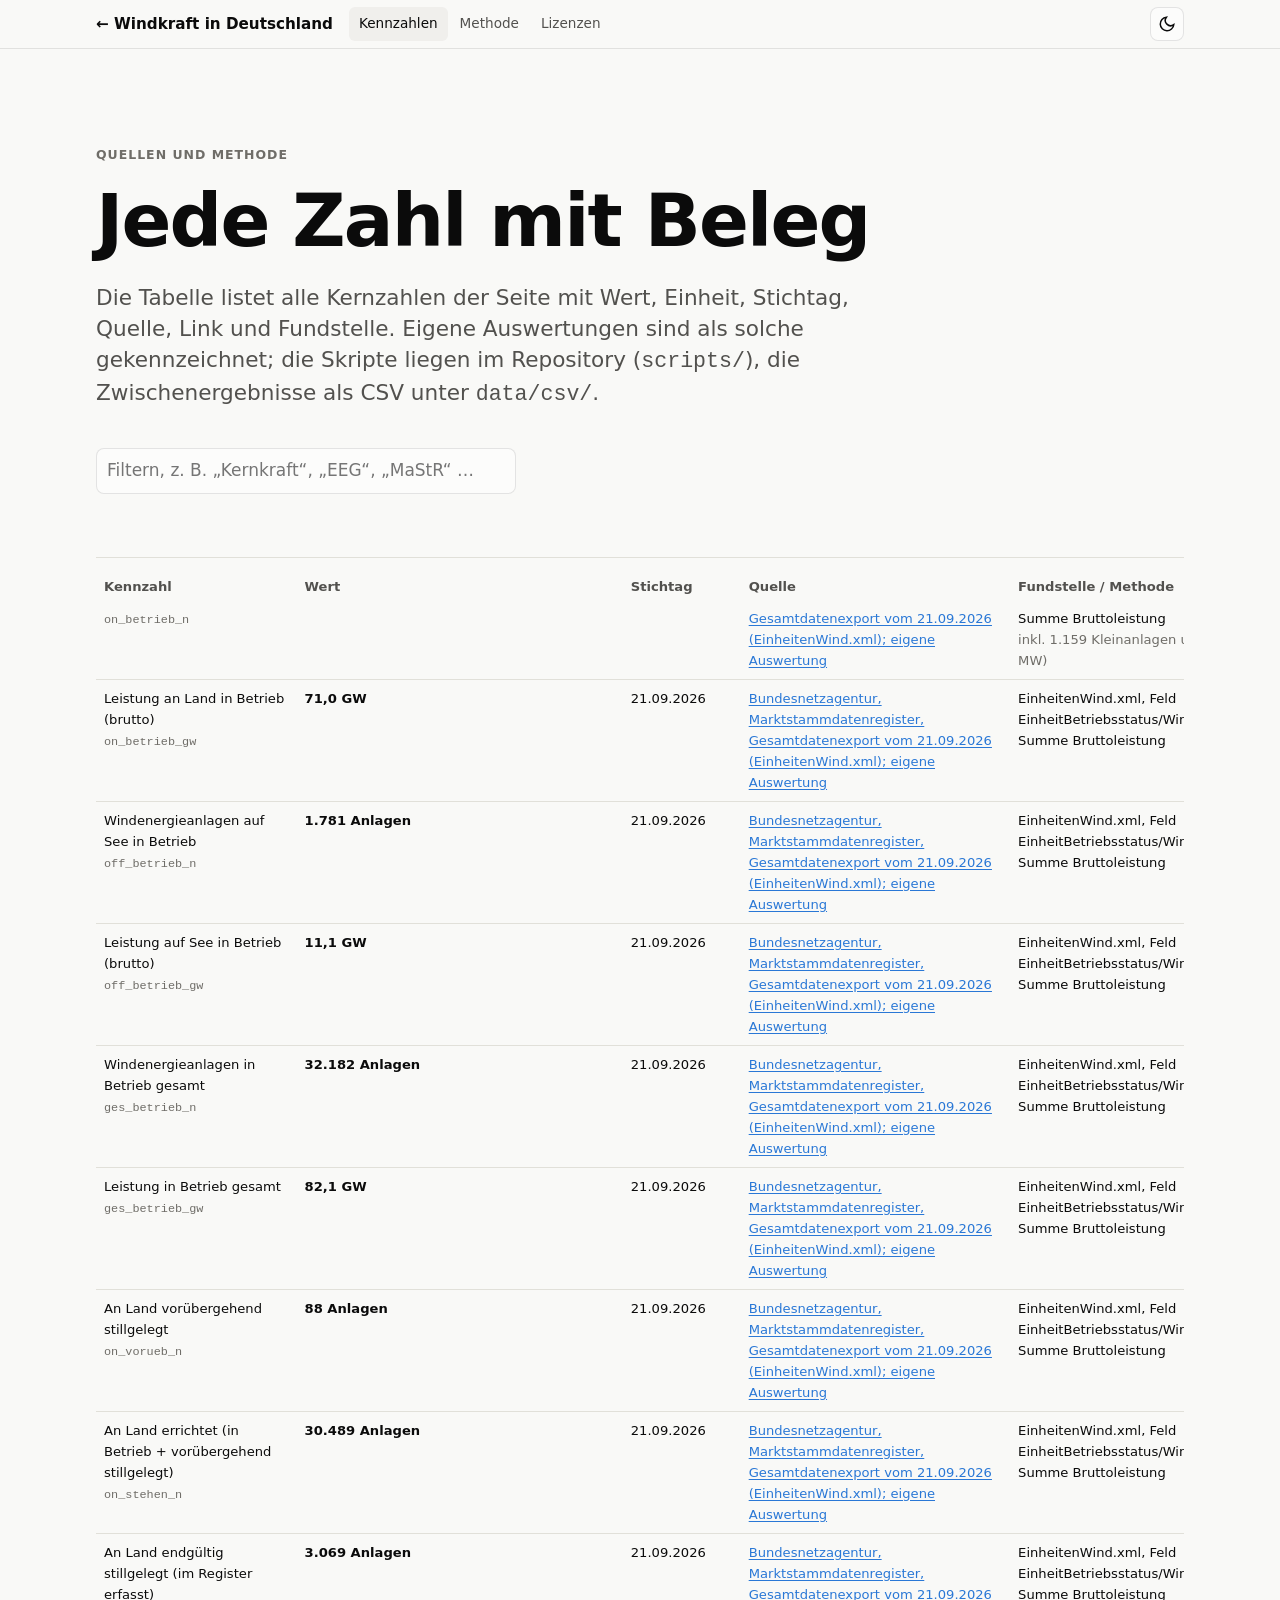
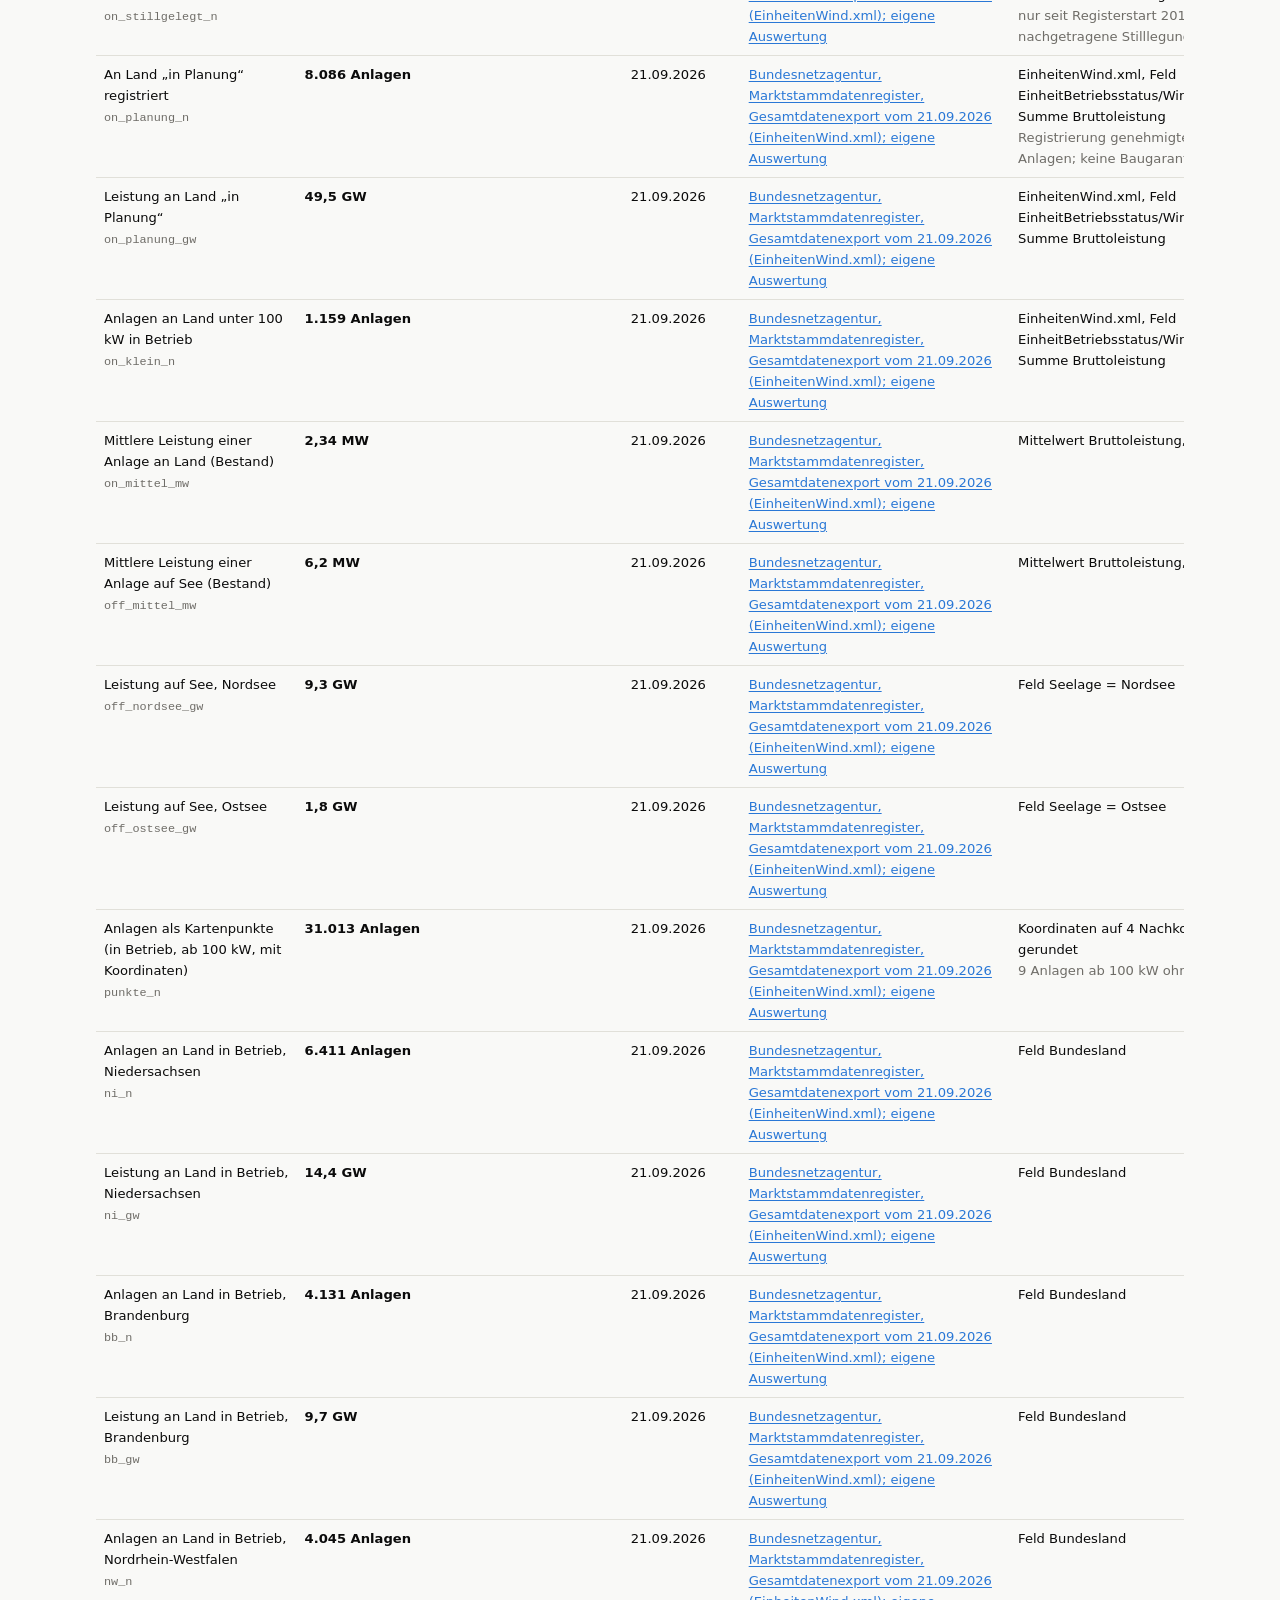
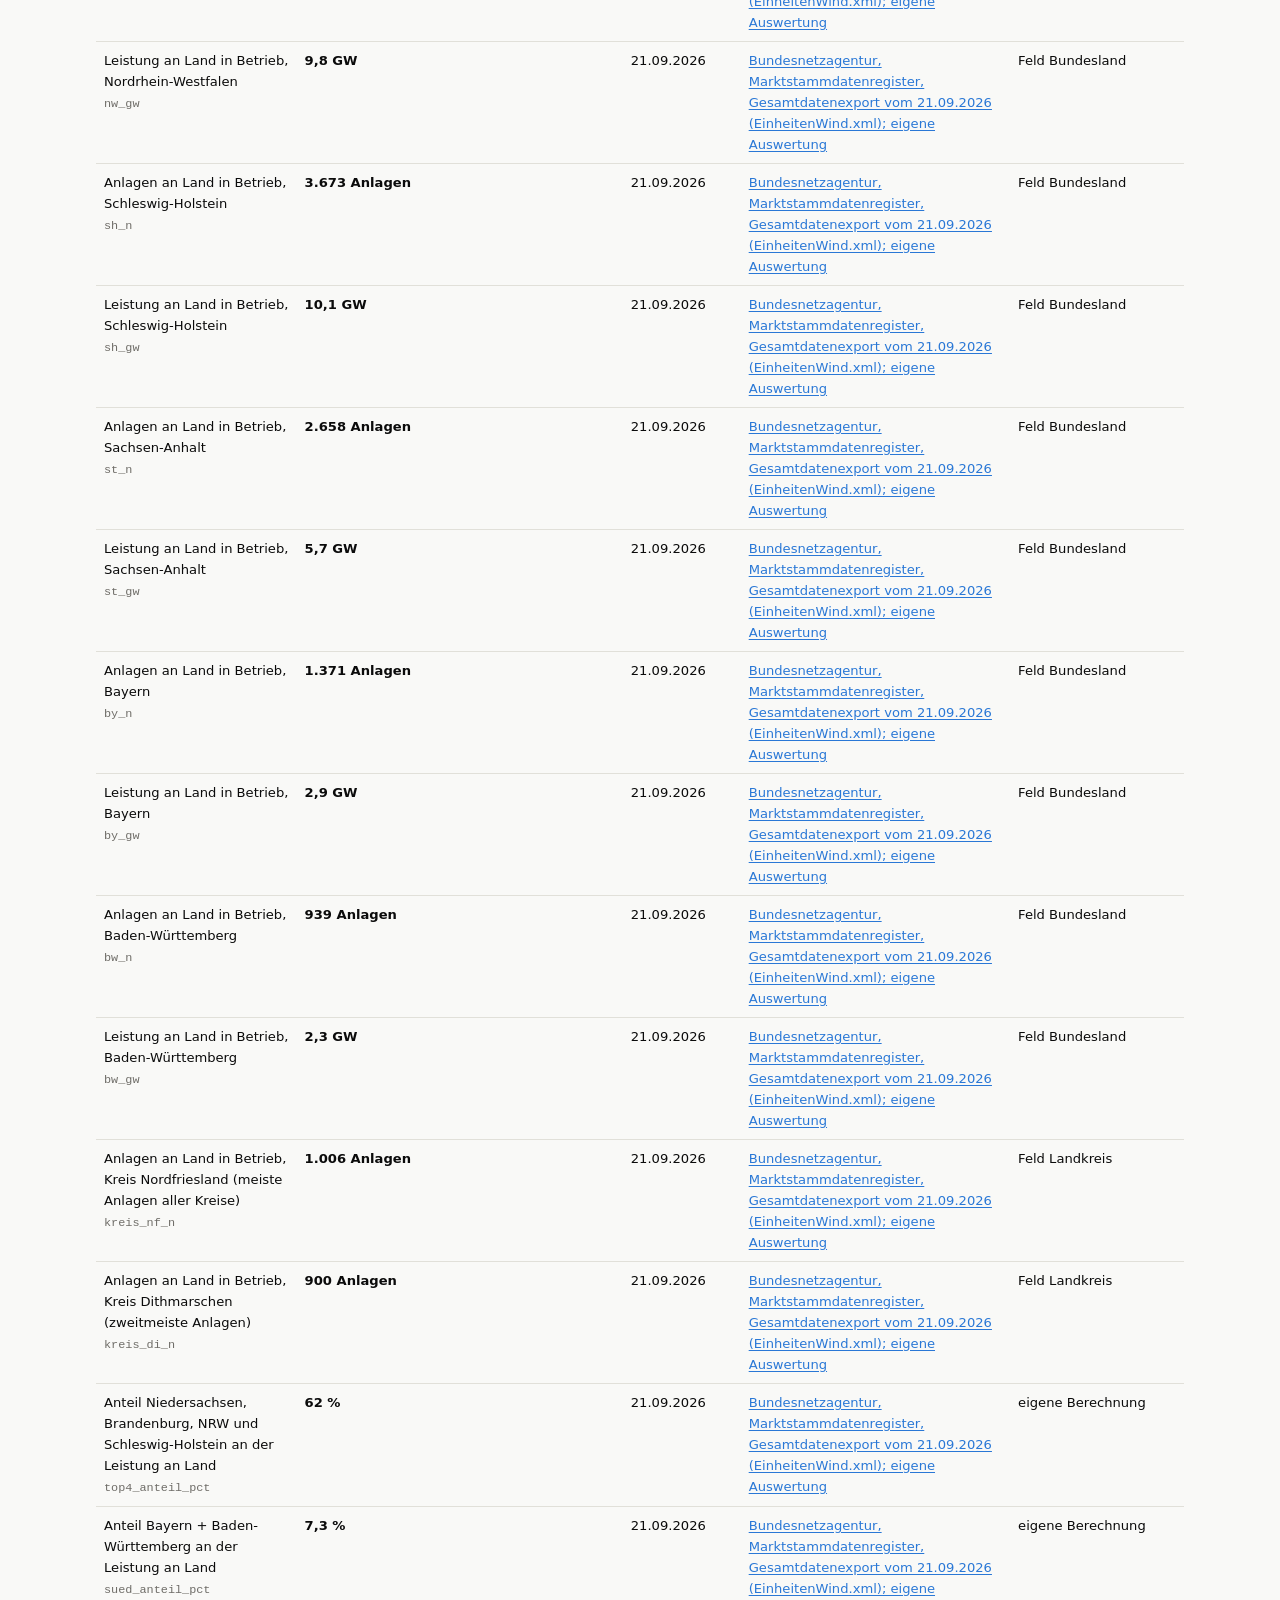
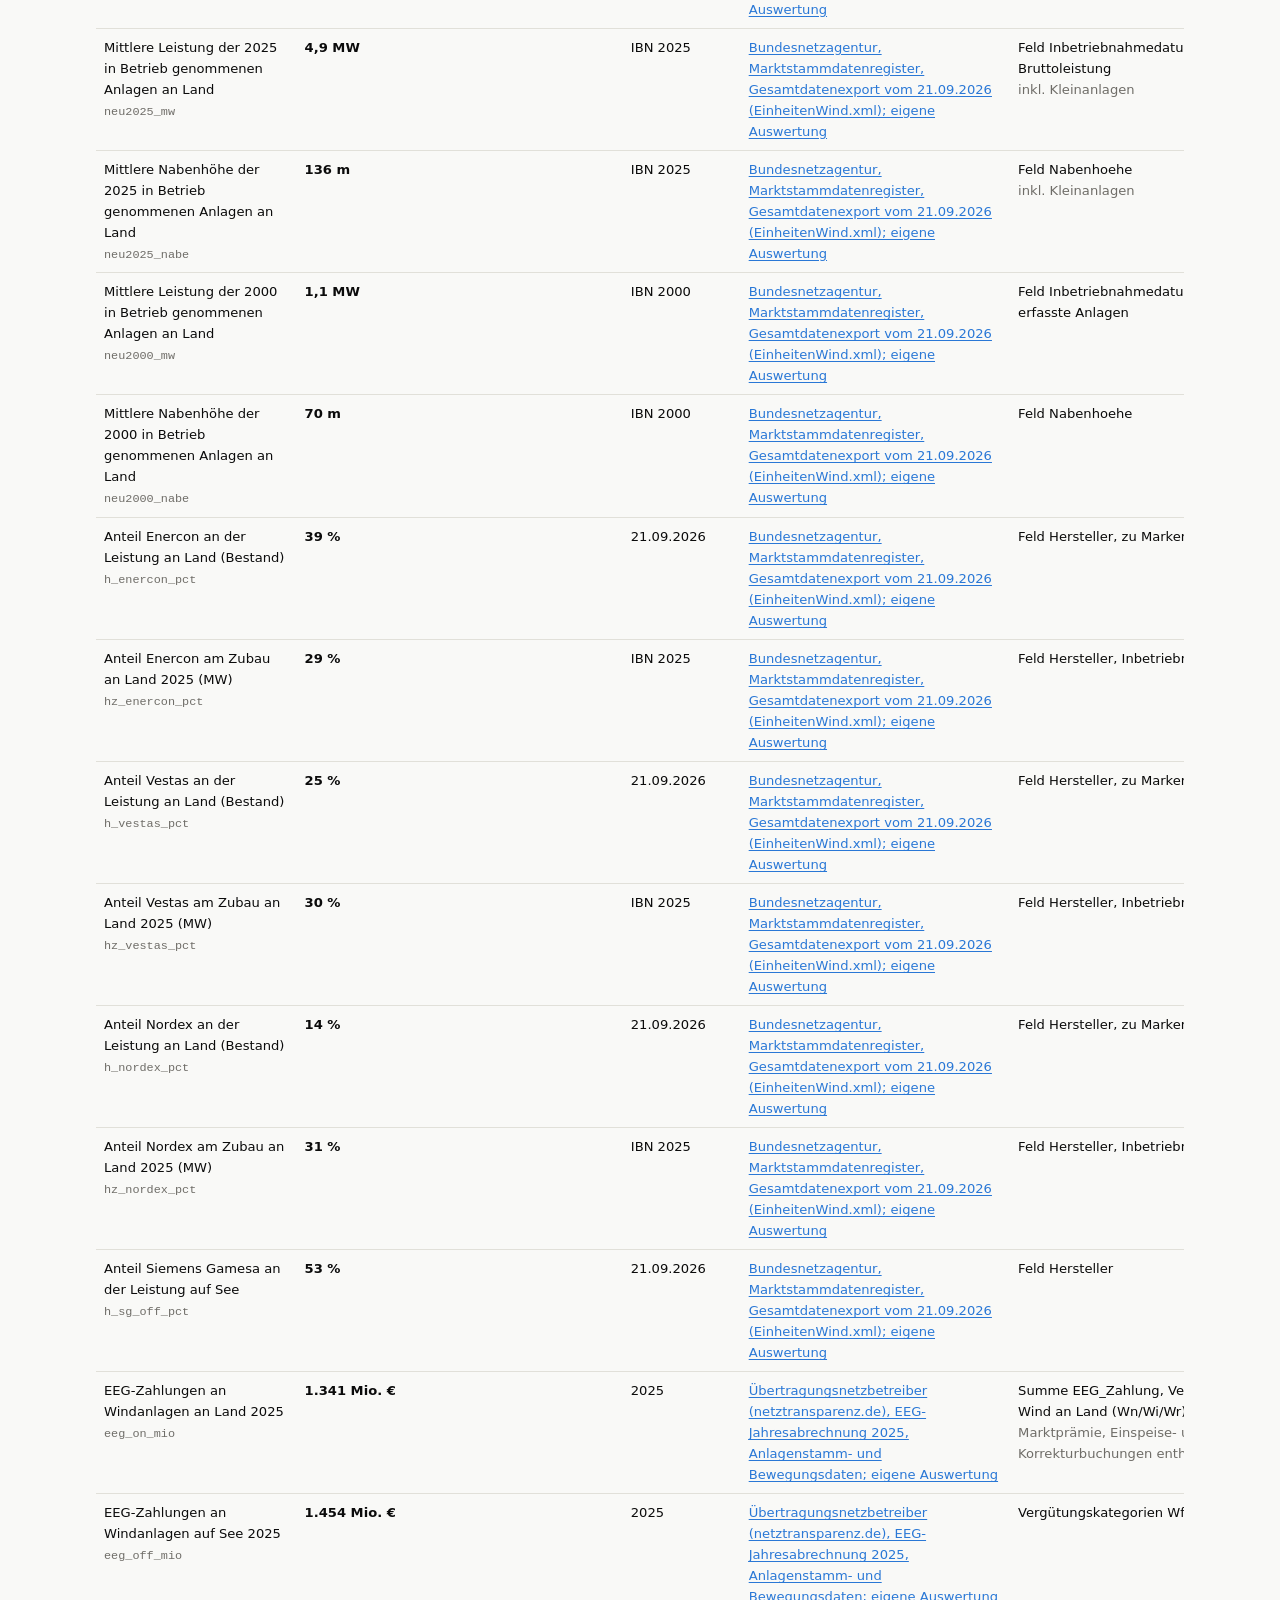
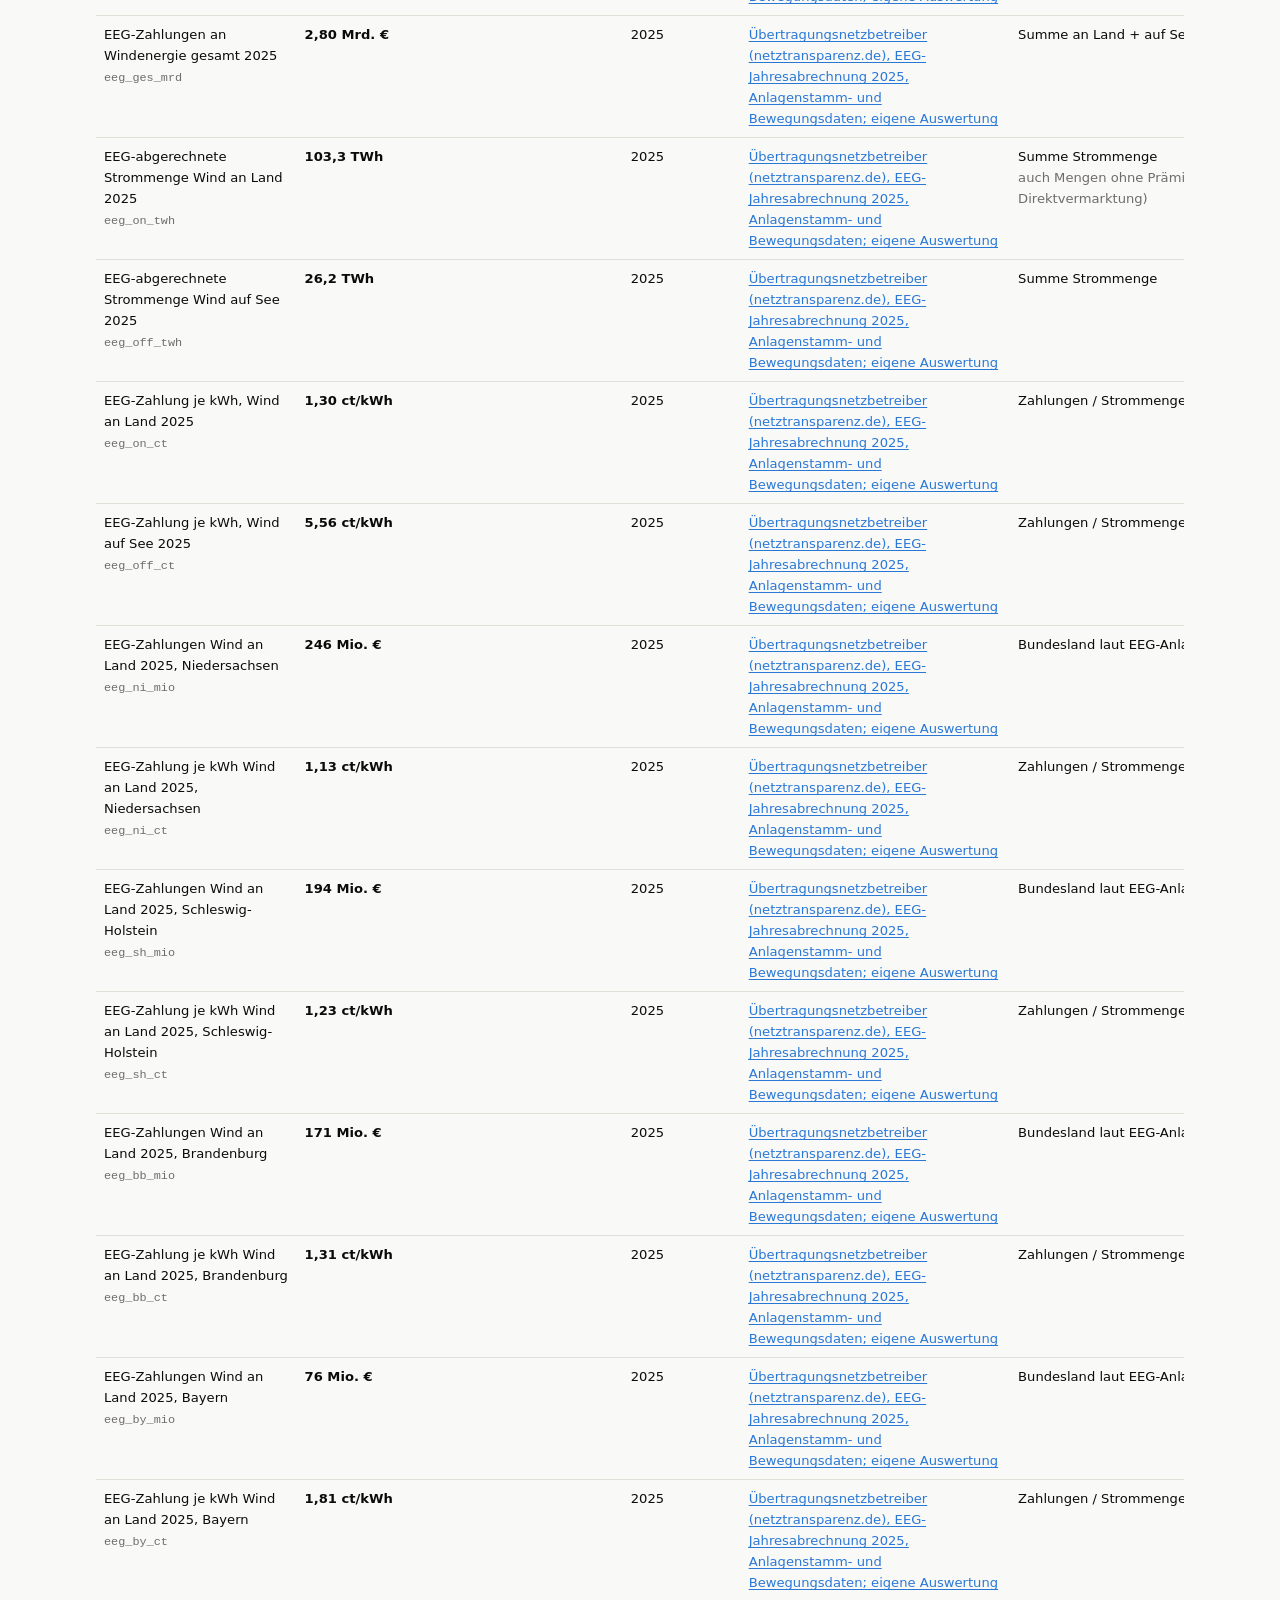
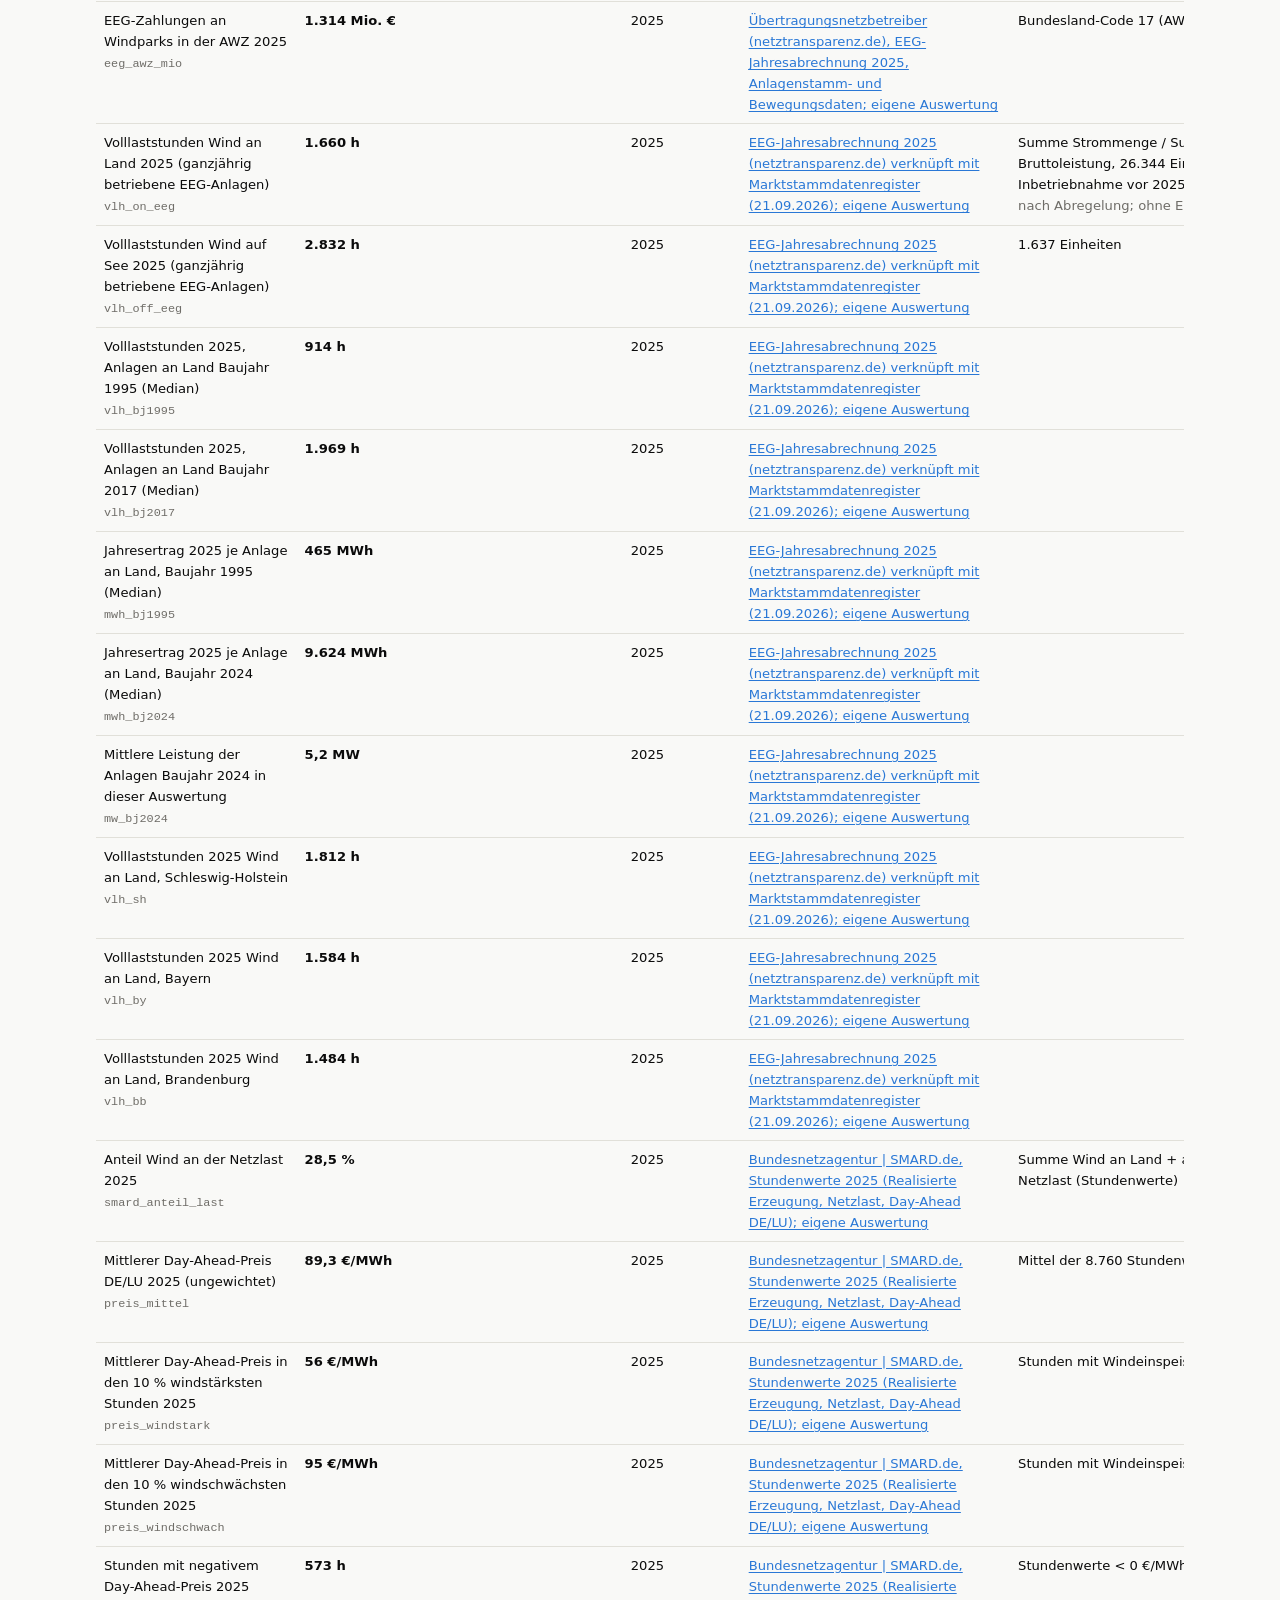
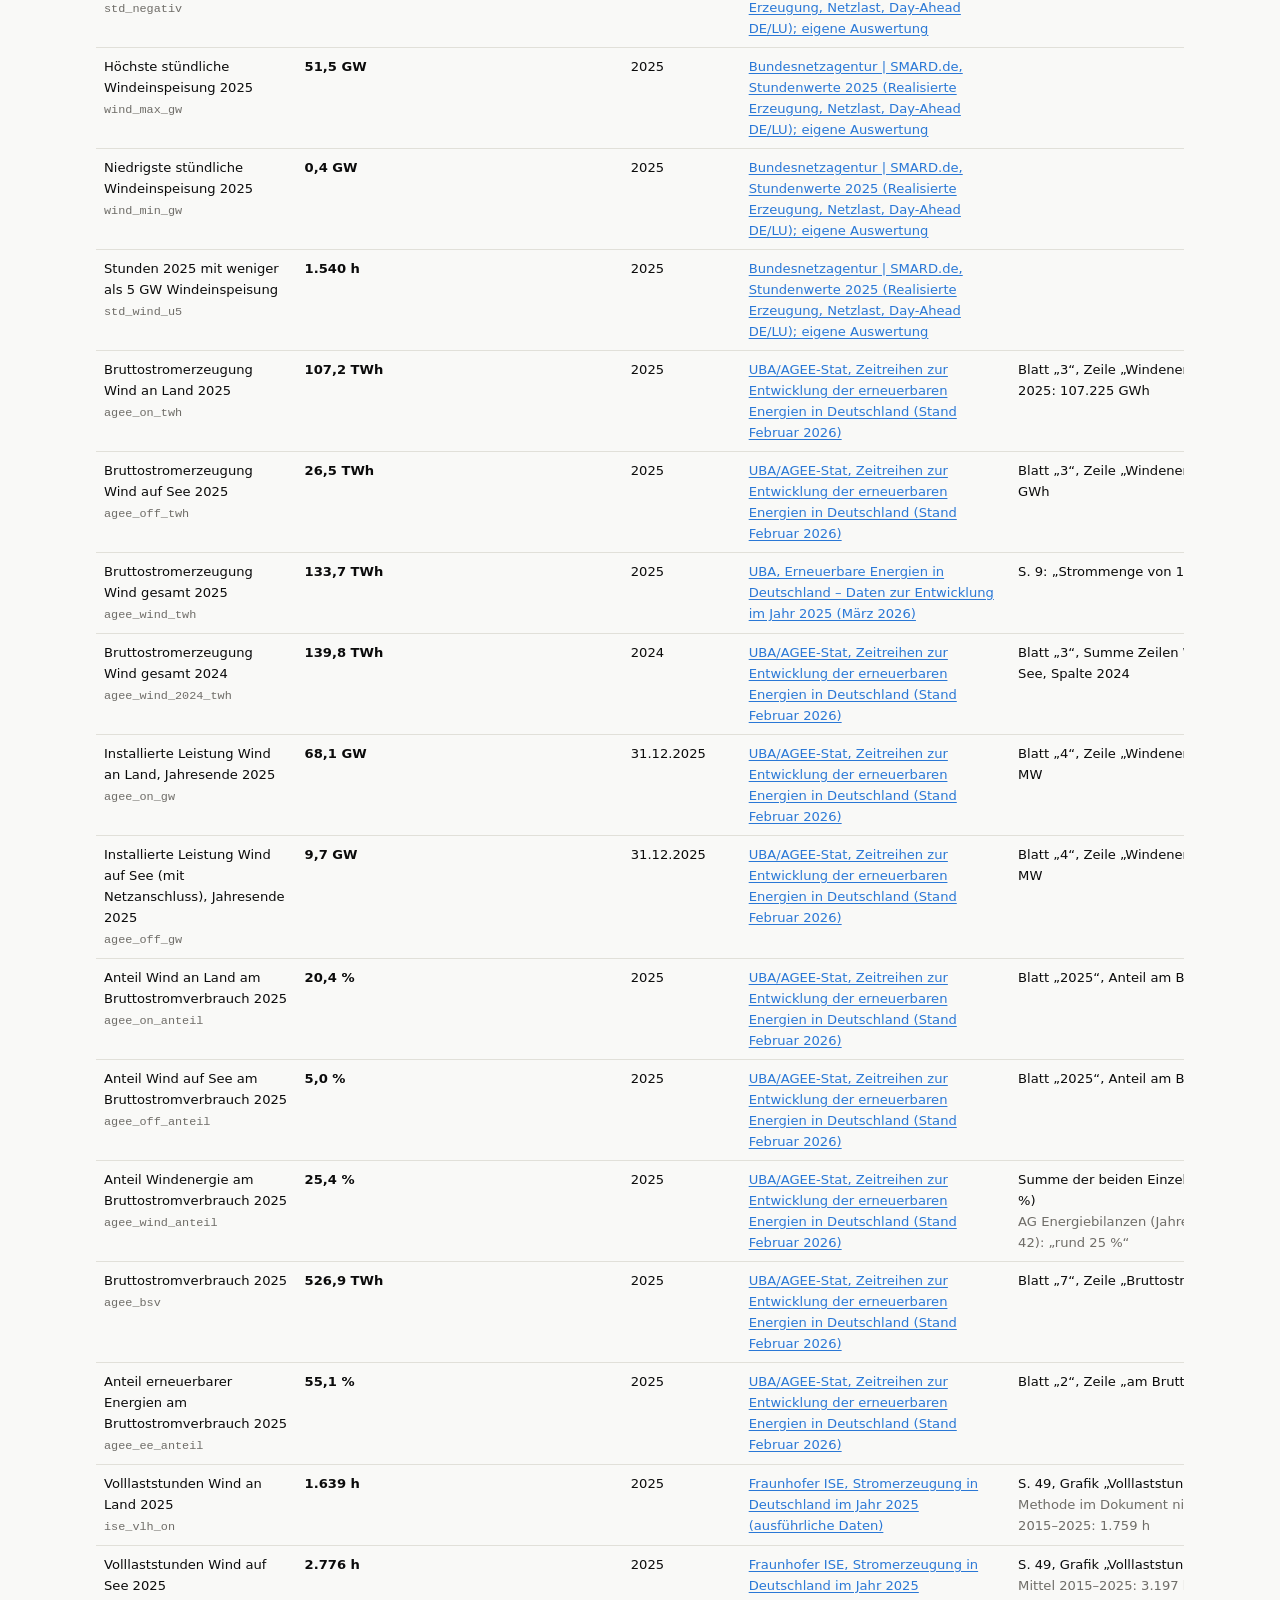
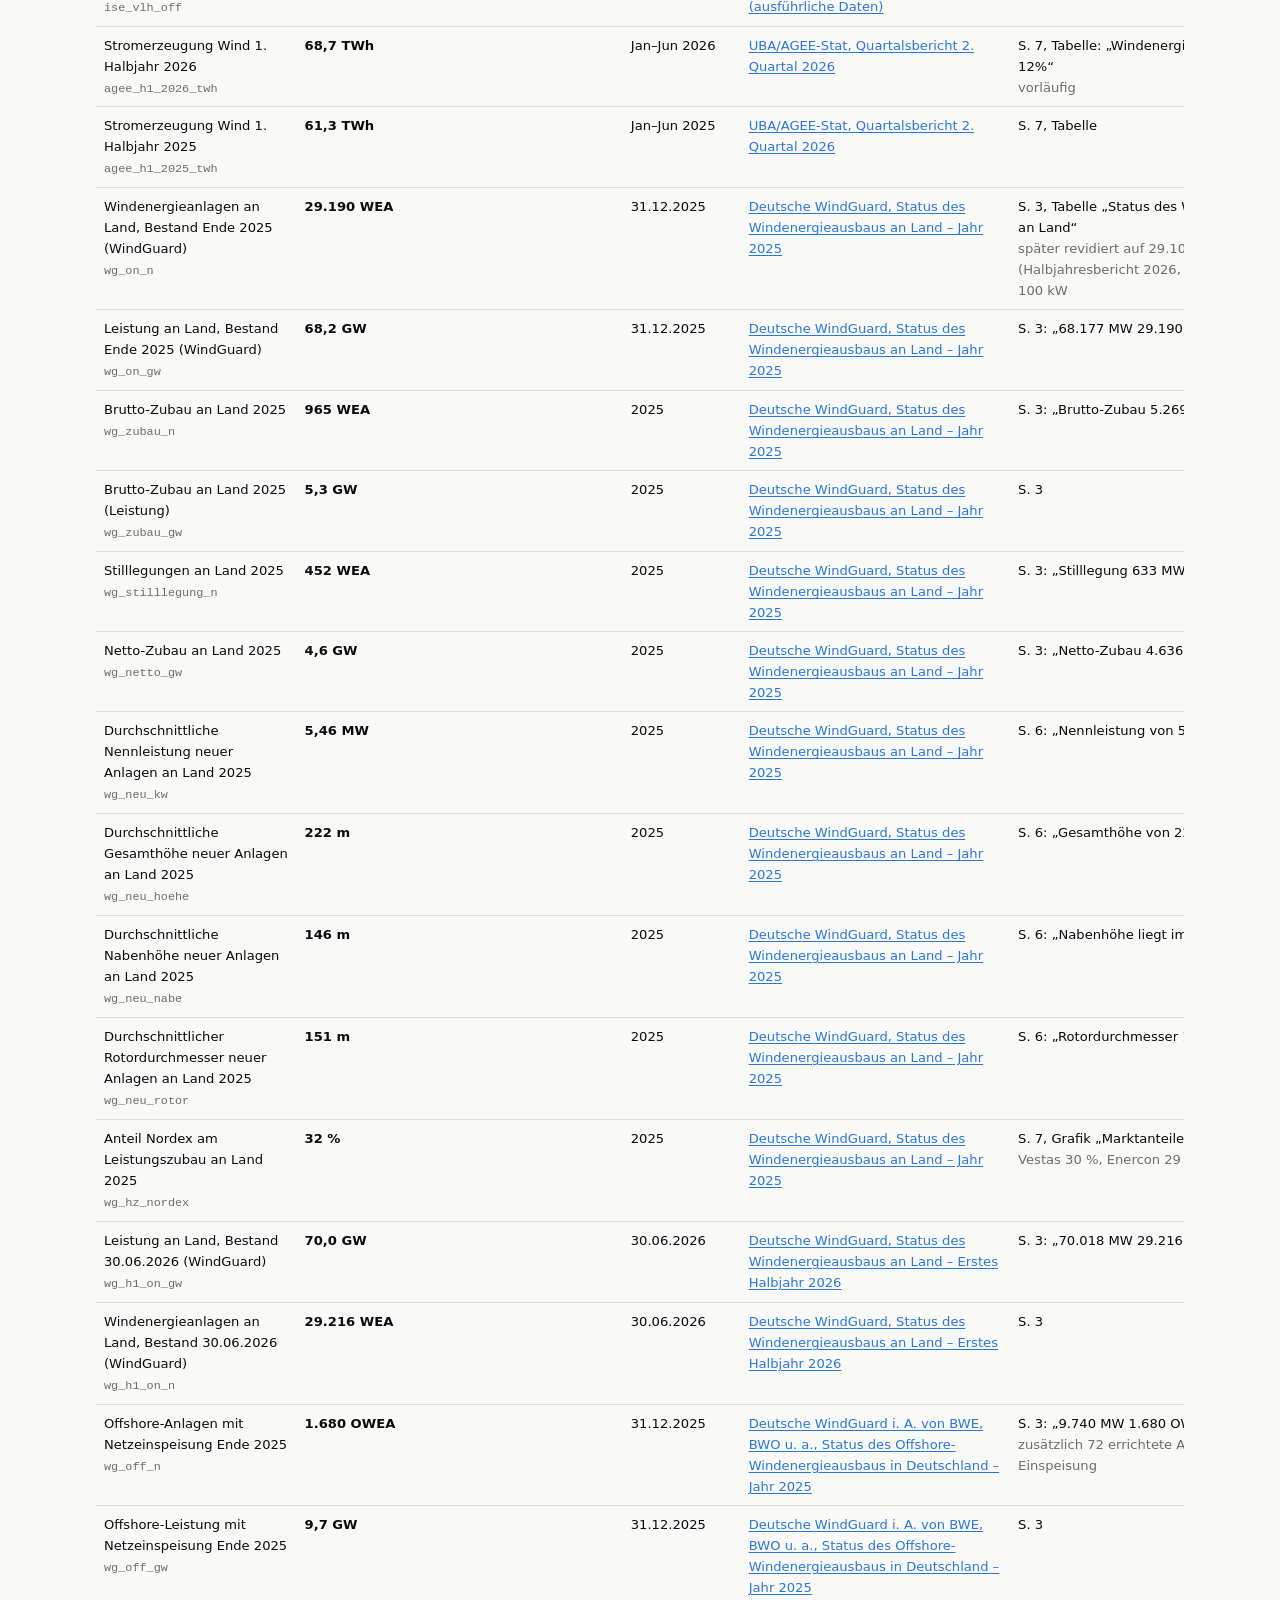
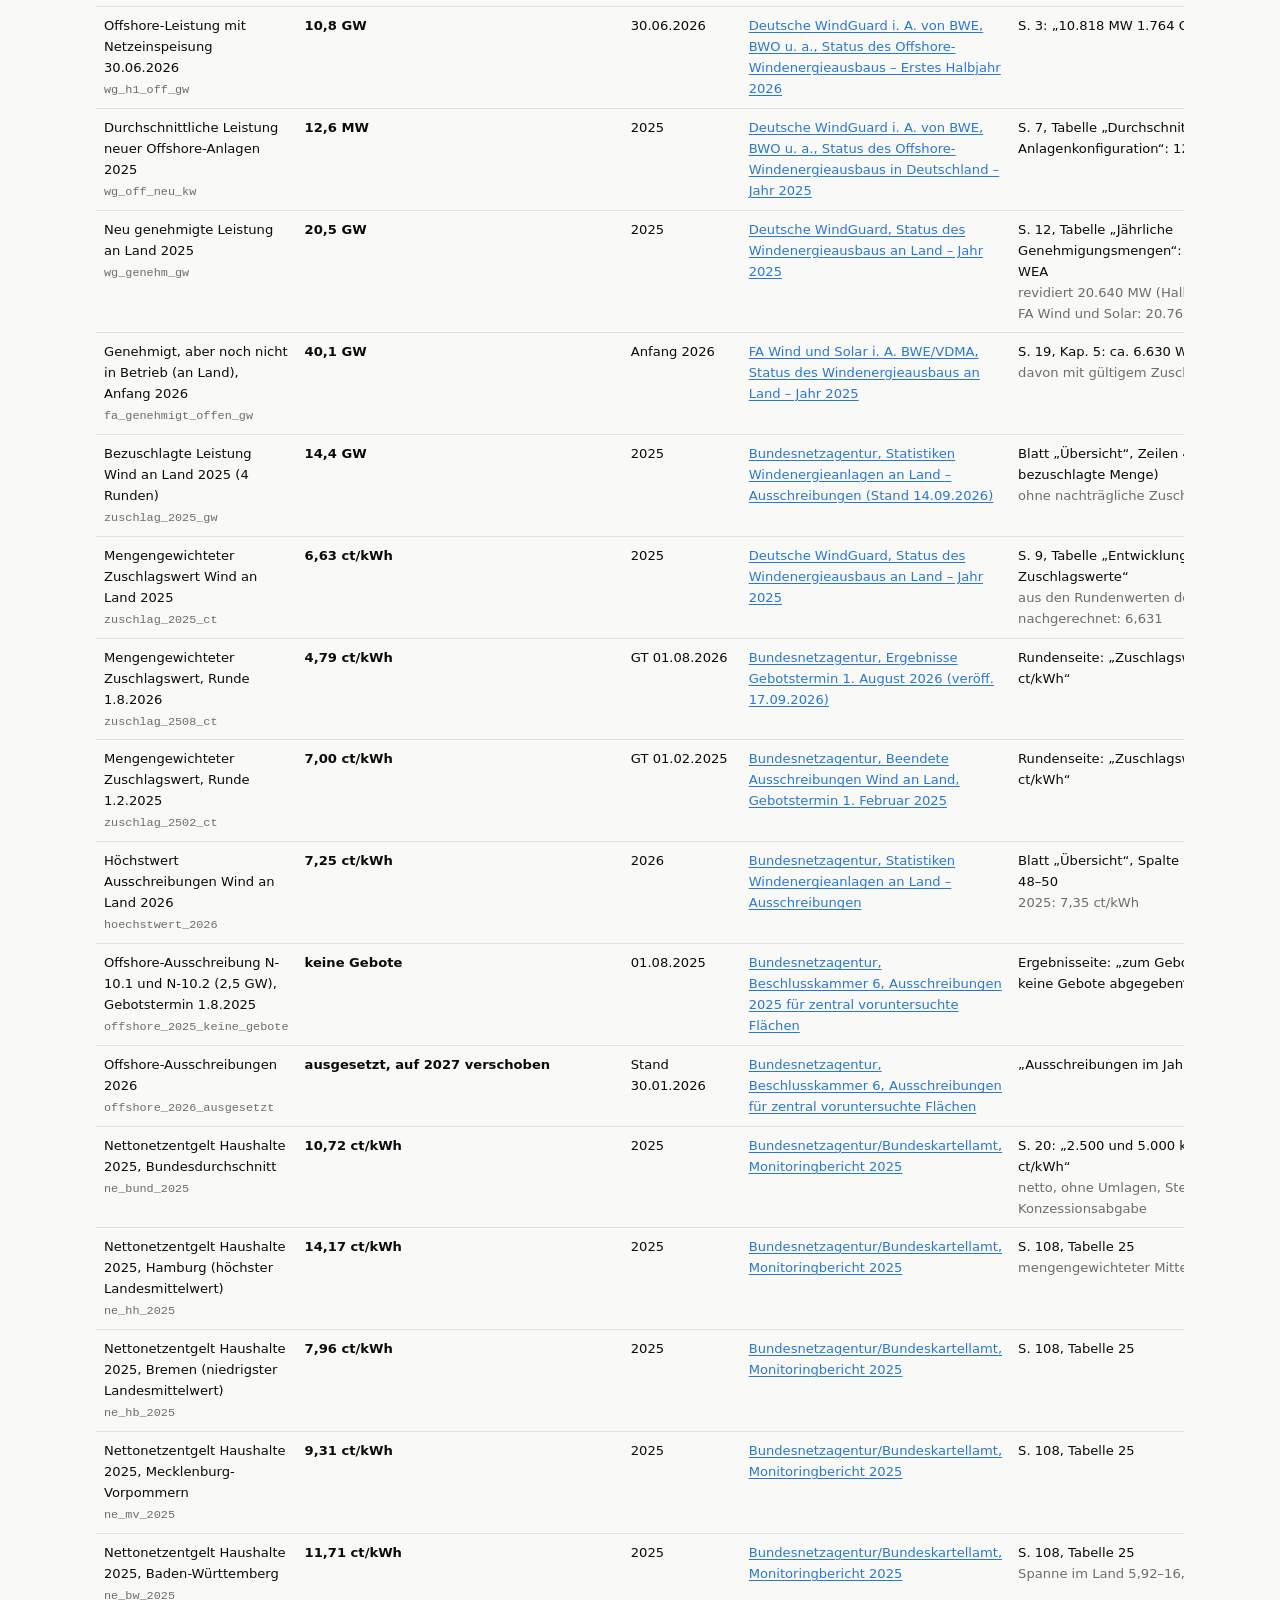
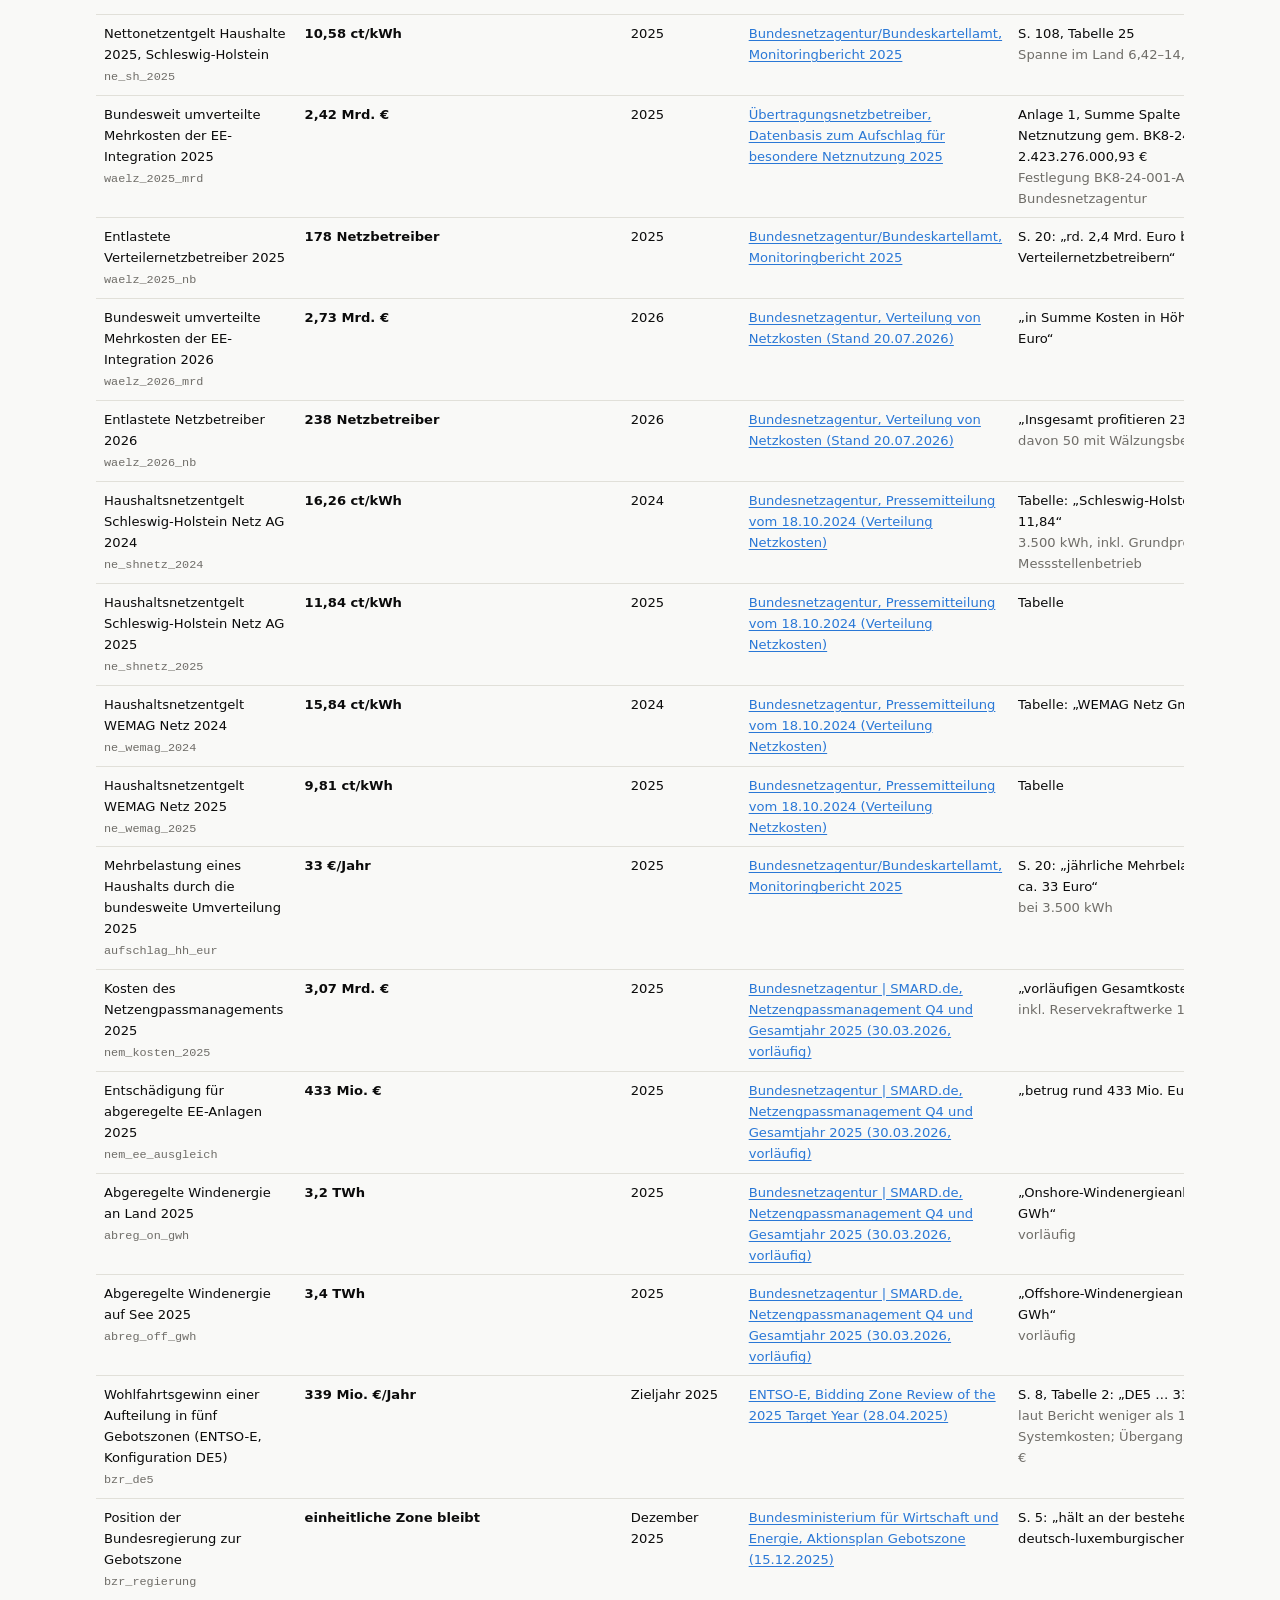
<file: quellen.html>
<!doctype html>
<html lang="de">
<head>
<meta charset="utf-8">
<meta name="viewport" content="width=device-width, initial-scale=1">
<title>Quellen – Windkraft in Deutschland</title>
<meta name="description" content="Quellentabelle: jede Kernzahl der Seite „Windkraft in Deutschland“ mit Wert, Einheit, Stichtag, Quelle, Link und Fundstelle.">
<link rel="stylesheet" href="assets/css/style.css">
<script>try{var t=localStorage.getItem('wk-theme');if(t)document.documentElement.setAttribute('data-theme',t);}catch(e){}</script>
</head>
<body>
<header class="topbar">
  <div class="inner">
    <a class="brand" href="index.html">← Windkraft in Deutschland</a>
    <nav class="topnav" aria-label="Abschnitte"><a href="#tabelle">Kennzahlen</a><a href="#methode">Methode</a><a href="#lizenzen">Lizenzen</a></nav>
    <button class="iconbtn" id="themeBtn" type="button" aria-label="Farbschema wechseln"><svg viewBox="0 0 24 24" fill="none" stroke="currentColor" stroke-width="2" aria-hidden="true"><path d="M21 12.8A9 9 0 1 1 11.2 3a7 7 0 0 0 9.8 9.8z"/></svg></button>
  </div>
</header>
<main>
  <section class="hero" style="padding-bottom:8px">
    <div class="kicker">Quellen und Methode</div>
    <h1 style="font-size:clamp(2rem,1.4rem+3vw,3.2rem);max-width:none">Jede Zahl mit Beleg</h1>
    <p class="dek" style="max-width:60ch">Die Tabelle listet alle Kernzahlen der Seite mit Wert, Einheit, Stichtag, Quelle, Link und Fundstelle. Eigene Auswertungen sind als solche gekennzeichnet; die Skripte liegen im Repository (<code>scripts/</code>), die Zwischenergebnisse als CSV unter <code>data/csv/</code>.</p>
  </section>
  <div class="wide" id="tabelle">
    <label class="sr-only" for="qf">Tabelle filtern</label>
    <input class="qfilter" id="qf" type="search" placeholder="Filtern, z. B. „Kernkraft“, „EEG“, „MaStR“ …">
    <div class="tablewrap">
      <table class="qtable" id="qt">
        <thead><tr><th scope="col">Kennzahl</th><th scope="col">Wert</th><th scope="col">Stichtag</th><th scope="col">Quelle</th><th scope="col">Fundstelle / Methode</th></tr></thead>
        <tbody>
<tr id="k-on_betrieb_n"><td data-l="Kennzahl">Windenergieanlagen an Land in Betrieb<br><code>on_betrieb_n</code></td><td class="val" data-l="Wert">30.401 Anlagen</td><td data-l="Stichtag">21.09.2026</td><td data-l="Quelle"><a href="https://www.marktstammdatenregister.de/MaStR/Datendownload" rel="noopener">Bundesnetzagentur, Marktstammdatenregister, Gesamtdatenexport vom 21.09.2026 (EinheitenWind.xml); eigene Auswertung</a></td><td data-l="Fundstelle">EinheitenWind.xml, Feld EinheitBetriebsstatus/WindAnLandOderAufSee, Summe Bruttoleistung<br><span class="small">inkl. 1.159 Kleinanlagen unter 100 kW (16,4 MW)</span></td></tr>
<tr id="k-on_betrieb_gw"><td data-l="Kennzahl">Leistung an Land in Betrieb (brutto)<br><code>on_betrieb_gw</code></td><td class="val" data-l="Wert">71,0 GW</td><td data-l="Stichtag">21.09.2026</td><td data-l="Quelle"><a href="https://www.marktstammdatenregister.de/MaStR/Datendownload" rel="noopener">Bundesnetzagentur, Marktstammdatenregister, Gesamtdatenexport vom 21.09.2026 (EinheitenWind.xml); eigene Auswertung</a></td><td data-l="Fundstelle">EinheitenWind.xml, Feld EinheitBetriebsstatus/WindAnLandOderAufSee, Summe Bruttoleistung</td></tr>
<tr id="k-off_betrieb_n"><td data-l="Kennzahl">Windenergieanlagen auf See in Betrieb<br><code>off_betrieb_n</code></td><td class="val" data-l="Wert">1.781 Anlagen</td><td data-l="Stichtag">21.09.2026</td><td data-l="Quelle"><a href="https://www.marktstammdatenregister.de/MaStR/Datendownload" rel="noopener">Bundesnetzagentur, Marktstammdatenregister, Gesamtdatenexport vom 21.09.2026 (EinheitenWind.xml); eigene Auswertung</a></td><td data-l="Fundstelle">EinheitenWind.xml, Feld EinheitBetriebsstatus/WindAnLandOderAufSee, Summe Bruttoleistung</td></tr>
<tr id="k-off_betrieb_gw"><td data-l="Kennzahl">Leistung auf See in Betrieb (brutto)<br><code>off_betrieb_gw</code></td><td class="val" data-l="Wert">11,1 GW</td><td data-l="Stichtag">21.09.2026</td><td data-l="Quelle"><a href="https://www.marktstammdatenregister.de/MaStR/Datendownload" rel="noopener">Bundesnetzagentur, Marktstammdatenregister, Gesamtdatenexport vom 21.09.2026 (EinheitenWind.xml); eigene Auswertung</a></td><td data-l="Fundstelle">EinheitenWind.xml, Feld EinheitBetriebsstatus/WindAnLandOderAufSee, Summe Bruttoleistung</td></tr>
<tr id="k-ges_betrieb_n"><td data-l="Kennzahl">Windenergieanlagen in Betrieb gesamt<br><code>ges_betrieb_n</code></td><td class="val" data-l="Wert">32.182 Anlagen</td><td data-l="Stichtag">21.09.2026</td><td data-l="Quelle"><a href="https://www.marktstammdatenregister.de/MaStR/Datendownload" rel="noopener">Bundesnetzagentur, Marktstammdatenregister, Gesamtdatenexport vom 21.09.2026 (EinheitenWind.xml); eigene Auswertung</a></td><td data-l="Fundstelle">EinheitenWind.xml, Feld EinheitBetriebsstatus/WindAnLandOderAufSee, Summe Bruttoleistung</td></tr>
<tr id="k-ges_betrieb_gw"><td data-l="Kennzahl">Leistung in Betrieb gesamt<br><code>ges_betrieb_gw</code></td><td class="val" data-l="Wert">82,1 GW</td><td data-l="Stichtag">21.09.2026</td><td data-l="Quelle"><a href="https://www.marktstammdatenregister.de/MaStR/Datendownload" rel="noopener">Bundesnetzagentur, Marktstammdatenregister, Gesamtdatenexport vom 21.09.2026 (EinheitenWind.xml); eigene Auswertung</a></td><td data-l="Fundstelle">EinheitenWind.xml, Feld EinheitBetriebsstatus/WindAnLandOderAufSee, Summe Bruttoleistung</td></tr>
<tr id="k-on_vorueb_n"><td data-l="Kennzahl">An Land vorübergehend stillgelegt<br><code>on_vorueb_n</code></td><td class="val" data-l="Wert">88 Anlagen</td><td data-l="Stichtag">21.09.2026</td><td data-l="Quelle"><a href="https://www.marktstammdatenregister.de/MaStR/Datendownload" rel="noopener">Bundesnetzagentur, Marktstammdatenregister, Gesamtdatenexport vom 21.09.2026 (EinheitenWind.xml); eigene Auswertung</a></td><td data-l="Fundstelle">EinheitenWind.xml, Feld EinheitBetriebsstatus/WindAnLandOderAufSee, Summe Bruttoleistung</td></tr>
<tr id="k-on_stehen_n"><td data-l="Kennzahl">An Land errichtet (in Betrieb + vorübergehend stillgelegt)<br><code>on_stehen_n</code></td><td class="val" data-l="Wert">30.489 Anlagen</td><td data-l="Stichtag">21.09.2026</td><td data-l="Quelle"><a href="https://www.marktstammdatenregister.de/MaStR/Datendownload" rel="noopener">Bundesnetzagentur, Marktstammdatenregister, Gesamtdatenexport vom 21.09.2026 (EinheitenWind.xml); eigene Auswertung</a></td><td data-l="Fundstelle">EinheitenWind.xml, Feld EinheitBetriebsstatus/WindAnLandOderAufSee, Summe Bruttoleistung</td></tr>
<tr id="k-on_stillgelegt_n"><td data-l="Kennzahl">An Land endgültig stillgelegt (im Register erfasst)<br><code>on_stillgelegt_n</code></td><td class="val" data-l="Wert">3.069 Anlagen</td><td data-l="Stichtag">21.09.2026</td><td data-l="Quelle"><a href="https://www.marktstammdatenregister.de/MaStR/Datendownload" rel="noopener">Bundesnetzagentur, Marktstammdatenregister, Gesamtdatenexport vom 21.09.2026 (EinheitenWind.xml); eigene Auswertung</a></td><td data-l="Fundstelle">EinheitenWind.xml, Feld EinheitBetriebsstatus/WindAnLandOderAufSee, Summe Bruttoleistung<br><span class="small">nur seit Registerstart 2019 erfasste bzw. nachgetragene Stilllegungen</span></td></tr>
<tr id="k-on_planung_n"><td data-l="Kennzahl">An Land „in Planung“ registriert<br><code>on_planung_n</code></td><td class="val" data-l="Wert">8.086 Anlagen</td><td data-l="Stichtag">21.09.2026</td><td data-l="Quelle"><a href="https://www.marktstammdatenregister.de/MaStR/Datendownload" rel="noopener">Bundesnetzagentur, Marktstammdatenregister, Gesamtdatenexport vom 21.09.2026 (EinheitenWind.xml); eigene Auswertung</a></td><td data-l="Fundstelle">EinheitenWind.xml, Feld EinheitBetriebsstatus/WindAnLandOderAufSee, Summe Bruttoleistung<br><span class="small">Registrierung genehmigter bzw. geplanter Anlagen; keine Baugarantie</span></td></tr>
<tr id="k-on_planung_gw"><td data-l="Kennzahl">Leistung an Land „in Planung“<br><code>on_planung_gw</code></td><td class="val" data-l="Wert">49,5 GW</td><td data-l="Stichtag">21.09.2026</td><td data-l="Quelle"><a href="https://www.marktstammdatenregister.de/MaStR/Datendownload" rel="noopener">Bundesnetzagentur, Marktstammdatenregister, Gesamtdatenexport vom 21.09.2026 (EinheitenWind.xml); eigene Auswertung</a></td><td data-l="Fundstelle">EinheitenWind.xml, Feld EinheitBetriebsstatus/WindAnLandOderAufSee, Summe Bruttoleistung</td></tr>
<tr id="k-on_klein_n"><td data-l="Kennzahl">Anlagen an Land unter 100 kW in Betrieb<br><code>on_klein_n</code></td><td class="val" data-l="Wert">1.159 Anlagen</td><td data-l="Stichtag">21.09.2026</td><td data-l="Quelle"><a href="https://www.marktstammdatenregister.de/MaStR/Datendownload" rel="noopener">Bundesnetzagentur, Marktstammdatenregister, Gesamtdatenexport vom 21.09.2026 (EinheitenWind.xml); eigene Auswertung</a></td><td data-l="Fundstelle">EinheitenWind.xml, Feld EinheitBetriebsstatus/WindAnLandOderAufSee, Summe Bruttoleistung</td></tr>
<tr id="k-on_mittel_mw"><td data-l="Kennzahl">Mittlere Leistung einer Anlage an Land (Bestand)<br><code>on_mittel_mw</code></td><td class="val" data-l="Wert">2,34 MW</td><td data-l="Stichtag">21.09.2026</td><td data-l="Quelle"><a href="https://www.marktstammdatenregister.de/MaStR/Datendownload" rel="noopener">Bundesnetzagentur, Marktstammdatenregister, Gesamtdatenexport vom 21.09.2026 (EinheitenWind.xml); eigene Auswertung</a></td><td data-l="Fundstelle">Mittelwert Bruttoleistung, in Betrieb</td></tr>
<tr id="k-off_mittel_mw"><td data-l="Kennzahl">Mittlere Leistung einer Anlage auf See (Bestand)<br><code>off_mittel_mw</code></td><td class="val" data-l="Wert">6,2 MW</td><td data-l="Stichtag">21.09.2026</td><td data-l="Quelle"><a href="https://www.marktstammdatenregister.de/MaStR/Datendownload" rel="noopener">Bundesnetzagentur, Marktstammdatenregister, Gesamtdatenexport vom 21.09.2026 (EinheitenWind.xml); eigene Auswertung</a></td><td data-l="Fundstelle">Mittelwert Bruttoleistung, in Betrieb</td></tr>
<tr id="k-off_nordsee_gw"><td data-l="Kennzahl">Leistung auf See, Nordsee<br><code>off_nordsee_gw</code></td><td class="val" data-l="Wert">9,3 GW</td><td data-l="Stichtag">21.09.2026</td><td data-l="Quelle"><a href="https://www.marktstammdatenregister.de/MaStR/Datendownload" rel="noopener">Bundesnetzagentur, Marktstammdatenregister, Gesamtdatenexport vom 21.09.2026 (EinheitenWind.xml); eigene Auswertung</a></td><td data-l="Fundstelle">Feld Seelage = Nordsee</td></tr>
<tr id="k-off_ostsee_gw"><td data-l="Kennzahl">Leistung auf See, Ostsee<br><code>off_ostsee_gw</code></td><td class="val" data-l="Wert">1,8 GW</td><td data-l="Stichtag">21.09.2026</td><td data-l="Quelle"><a href="https://www.marktstammdatenregister.de/MaStR/Datendownload" rel="noopener">Bundesnetzagentur, Marktstammdatenregister, Gesamtdatenexport vom 21.09.2026 (EinheitenWind.xml); eigene Auswertung</a></td><td data-l="Fundstelle">Feld Seelage = Ostsee</td></tr>
<tr id="k-punkte_n"><td data-l="Kennzahl">Anlagen als Kartenpunkte (in Betrieb, ab 100 kW, mit Koordinaten)<br><code>punkte_n</code></td><td class="val" data-l="Wert">31.013 Anlagen</td><td data-l="Stichtag">21.09.2026</td><td data-l="Quelle"><a href="https://www.marktstammdatenregister.de/MaStR/Datendownload" rel="noopener">Bundesnetzagentur, Marktstammdatenregister, Gesamtdatenexport vom 21.09.2026 (EinheitenWind.xml); eigene Auswertung</a></td><td data-l="Fundstelle">Koordinaten auf 4 Nachkommastellen gerundet<br><span class="small">9 Anlagen ab 100 kW ohne Koordinaten</span></td></tr>
<tr id="k-ni_n"><td data-l="Kennzahl">Anlagen an Land in Betrieb, Niedersachsen<br><code>ni_n</code></td><td class="val" data-l="Wert">6.411 Anlagen</td><td data-l="Stichtag">21.09.2026</td><td data-l="Quelle"><a href="https://www.marktstammdatenregister.de/MaStR/Datendownload" rel="noopener">Bundesnetzagentur, Marktstammdatenregister, Gesamtdatenexport vom 21.09.2026 (EinheitenWind.xml); eigene Auswertung</a></td><td data-l="Fundstelle">Feld Bundesland</td></tr>
<tr id="k-ni_gw"><td data-l="Kennzahl">Leistung an Land in Betrieb, Niedersachsen<br><code>ni_gw</code></td><td class="val" data-l="Wert">14,4 GW</td><td data-l="Stichtag">21.09.2026</td><td data-l="Quelle"><a href="https://www.marktstammdatenregister.de/MaStR/Datendownload" rel="noopener">Bundesnetzagentur, Marktstammdatenregister, Gesamtdatenexport vom 21.09.2026 (EinheitenWind.xml); eigene Auswertung</a></td><td data-l="Fundstelle">Feld Bundesland</td></tr>
<tr id="k-bb_n"><td data-l="Kennzahl">Anlagen an Land in Betrieb, Brandenburg<br><code>bb_n</code></td><td class="val" data-l="Wert">4.131 Anlagen</td><td data-l="Stichtag">21.09.2026</td><td data-l="Quelle"><a href="https://www.marktstammdatenregister.de/MaStR/Datendownload" rel="noopener">Bundesnetzagentur, Marktstammdatenregister, Gesamtdatenexport vom 21.09.2026 (EinheitenWind.xml); eigene Auswertung</a></td><td data-l="Fundstelle">Feld Bundesland</td></tr>
<tr id="k-bb_gw"><td data-l="Kennzahl">Leistung an Land in Betrieb, Brandenburg<br><code>bb_gw</code></td><td class="val" data-l="Wert">9,7 GW</td><td data-l="Stichtag">21.09.2026</td><td data-l="Quelle"><a href="https://www.marktstammdatenregister.de/MaStR/Datendownload" rel="noopener">Bundesnetzagentur, Marktstammdatenregister, Gesamtdatenexport vom 21.09.2026 (EinheitenWind.xml); eigene Auswertung</a></td><td data-l="Fundstelle">Feld Bundesland</td></tr>
<tr id="k-nw_n"><td data-l="Kennzahl">Anlagen an Land in Betrieb, Nordrhein-Westfalen<br><code>nw_n</code></td><td class="val" data-l="Wert">4.045 Anlagen</td><td data-l="Stichtag">21.09.2026</td><td data-l="Quelle"><a href="https://www.marktstammdatenregister.de/MaStR/Datendownload" rel="noopener">Bundesnetzagentur, Marktstammdatenregister, Gesamtdatenexport vom 21.09.2026 (EinheitenWind.xml); eigene Auswertung</a></td><td data-l="Fundstelle">Feld Bundesland</td></tr>
<tr id="k-nw_gw"><td data-l="Kennzahl">Leistung an Land in Betrieb, Nordrhein-Westfalen<br><code>nw_gw</code></td><td class="val" data-l="Wert">9,8 GW</td><td data-l="Stichtag">21.09.2026</td><td data-l="Quelle"><a href="https://www.marktstammdatenregister.de/MaStR/Datendownload" rel="noopener">Bundesnetzagentur, Marktstammdatenregister, Gesamtdatenexport vom 21.09.2026 (EinheitenWind.xml); eigene Auswertung</a></td><td data-l="Fundstelle">Feld Bundesland</td></tr>
<tr id="k-sh_n"><td data-l="Kennzahl">Anlagen an Land in Betrieb, Schleswig-Holstein<br><code>sh_n</code></td><td class="val" data-l="Wert">3.673 Anlagen</td><td data-l="Stichtag">21.09.2026</td><td data-l="Quelle"><a href="https://www.marktstammdatenregister.de/MaStR/Datendownload" rel="noopener">Bundesnetzagentur, Marktstammdatenregister, Gesamtdatenexport vom 21.09.2026 (EinheitenWind.xml); eigene Auswertung</a></td><td data-l="Fundstelle">Feld Bundesland</td></tr>
<tr id="k-sh_gw"><td data-l="Kennzahl">Leistung an Land in Betrieb, Schleswig-Holstein<br><code>sh_gw</code></td><td class="val" data-l="Wert">10,1 GW</td><td data-l="Stichtag">21.09.2026</td><td data-l="Quelle"><a href="https://www.marktstammdatenregister.de/MaStR/Datendownload" rel="noopener">Bundesnetzagentur, Marktstammdatenregister, Gesamtdatenexport vom 21.09.2026 (EinheitenWind.xml); eigene Auswertung</a></td><td data-l="Fundstelle">Feld Bundesland</td></tr>
<tr id="k-st_n"><td data-l="Kennzahl">Anlagen an Land in Betrieb, Sachsen-Anhalt<br><code>st_n</code></td><td class="val" data-l="Wert">2.658 Anlagen</td><td data-l="Stichtag">21.09.2026</td><td data-l="Quelle"><a href="https://www.marktstammdatenregister.de/MaStR/Datendownload" rel="noopener">Bundesnetzagentur, Marktstammdatenregister, Gesamtdatenexport vom 21.09.2026 (EinheitenWind.xml); eigene Auswertung</a></td><td data-l="Fundstelle">Feld Bundesland</td></tr>
<tr id="k-st_gw"><td data-l="Kennzahl">Leistung an Land in Betrieb, Sachsen-Anhalt<br><code>st_gw</code></td><td class="val" data-l="Wert">5,7 GW</td><td data-l="Stichtag">21.09.2026</td><td data-l="Quelle"><a href="https://www.marktstammdatenregister.de/MaStR/Datendownload" rel="noopener">Bundesnetzagentur, Marktstammdatenregister, Gesamtdatenexport vom 21.09.2026 (EinheitenWind.xml); eigene Auswertung</a></td><td data-l="Fundstelle">Feld Bundesland</td></tr>
<tr id="k-by_n"><td data-l="Kennzahl">Anlagen an Land in Betrieb, Bayern<br><code>by_n</code></td><td class="val" data-l="Wert">1.371 Anlagen</td><td data-l="Stichtag">21.09.2026</td><td data-l="Quelle"><a href="https://www.marktstammdatenregister.de/MaStR/Datendownload" rel="noopener">Bundesnetzagentur, Marktstammdatenregister, Gesamtdatenexport vom 21.09.2026 (EinheitenWind.xml); eigene Auswertung</a></td><td data-l="Fundstelle">Feld Bundesland</td></tr>
<tr id="k-by_gw"><td data-l="Kennzahl">Leistung an Land in Betrieb, Bayern<br><code>by_gw</code></td><td class="val" data-l="Wert">2,9 GW</td><td data-l="Stichtag">21.09.2026</td><td data-l="Quelle"><a href="https://www.marktstammdatenregister.de/MaStR/Datendownload" rel="noopener">Bundesnetzagentur, Marktstammdatenregister, Gesamtdatenexport vom 21.09.2026 (EinheitenWind.xml); eigene Auswertung</a></td><td data-l="Fundstelle">Feld Bundesland</td></tr>
<tr id="k-bw_n"><td data-l="Kennzahl">Anlagen an Land in Betrieb, Baden-Württemberg<br><code>bw_n</code></td><td class="val" data-l="Wert">939 Anlagen</td><td data-l="Stichtag">21.09.2026</td><td data-l="Quelle"><a href="https://www.marktstammdatenregister.de/MaStR/Datendownload" rel="noopener">Bundesnetzagentur, Marktstammdatenregister, Gesamtdatenexport vom 21.09.2026 (EinheitenWind.xml); eigene Auswertung</a></td><td data-l="Fundstelle">Feld Bundesland</td></tr>
<tr id="k-bw_gw"><td data-l="Kennzahl">Leistung an Land in Betrieb, Baden-Württemberg<br><code>bw_gw</code></td><td class="val" data-l="Wert">2,3 GW</td><td data-l="Stichtag">21.09.2026</td><td data-l="Quelle"><a href="https://www.marktstammdatenregister.de/MaStR/Datendownload" rel="noopener">Bundesnetzagentur, Marktstammdatenregister, Gesamtdatenexport vom 21.09.2026 (EinheitenWind.xml); eigene Auswertung</a></td><td data-l="Fundstelle">Feld Bundesland</td></tr>
<tr id="k-kreis_nf_n"><td data-l="Kennzahl">Anlagen an Land in Betrieb, Kreis Nordfriesland (meiste Anlagen aller Kreise)<br><code>kreis_nf_n</code></td><td class="val" data-l="Wert">1.006 Anlagen</td><td data-l="Stichtag">21.09.2026</td><td data-l="Quelle"><a href="https://www.marktstammdatenregister.de/MaStR/Datendownload" rel="noopener">Bundesnetzagentur, Marktstammdatenregister, Gesamtdatenexport vom 21.09.2026 (EinheitenWind.xml); eigene Auswertung</a></td><td data-l="Fundstelle">Feld Landkreis</td></tr>
<tr id="k-kreis_di_n"><td data-l="Kennzahl">Anlagen an Land in Betrieb, Kreis Dithmarschen (zweitmeiste Anlagen)<br><code>kreis_di_n</code></td><td class="val" data-l="Wert">900 Anlagen</td><td data-l="Stichtag">21.09.2026</td><td data-l="Quelle"><a href="https://www.marktstammdatenregister.de/MaStR/Datendownload" rel="noopener">Bundesnetzagentur, Marktstammdatenregister, Gesamtdatenexport vom 21.09.2026 (EinheitenWind.xml); eigene Auswertung</a></td><td data-l="Fundstelle">Feld Landkreis</td></tr>
<tr id="k-top4_anteil_pct"><td data-l="Kennzahl">Anteil Niedersachsen, Brandenburg, NRW und Schleswig-Holstein an der Leistung an Land<br><code>top4_anteil_pct</code></td><td class="val" data-l="Wert">62 %</td><td data-l="Stichtag">21.09.2026</td><td data-l="Quelle"><a href="https://www.marktstammdatenregister.de/MaStR/Datendownload" rel="noopener">Bundesnetzagentur, Marktstammdatenregister, Gesamtdatenexport vom 21.09.2026 (EinheitenWind.xml); eigene Auswertung</a></td><td data-l="Fundstelle">eigene Berechnung</td></tr>
<tr id="k-sued_anteil_pct"><td data-l="Kennzahl">Anteil Bayern + Baden-Württemberg an der Leistung an Land<br><code>sued_anteil_pct</code></td><td class="val" data-l="Wert">7,3 %</td><td data-l="Stichtag">21.09.2026</td><td data-l="Quelle"><a href="https://www.marktstammdatenregister.de/MaStR/Datendownload" rel="noopener">Bundesnetzagentur, Marktstammdatenregister, Gesamtdatenexport vom 21.09.2026 (EinheitenWind.xml); eigene Auswertung</a></td><td data-l="Fundstelle">eigene Berechnung</td></tr>
<tr id="k-neu2025_mw"><td data-l="Kennzahl">Mittlere Leistung der 2025 in Betrieb genommenen Anlagen an Land<br><code>neu2025_mw</code></td><td class="val" data-l="Wert">4,9 MW</td><td data-l="Stichtag">IBN 2025</td><td data-l="Quelle"><a href="https://www.marktstammdatenregister.de/MaStR/Datendownload" rel="noopener">Bundesnetzagentur, Marktstammdatenregister, Gesamtdatenexport vom 21.09.2026 (EinheitenWind.xml); eigene Auswertung</a></td><td data-l="Fundstelle">Feld Inbetriebnahmedatum, Mittelwert Bruttoleistung<br><span class="small">inkl. Kleinanlagen</span></td></tr>
<tr id="k-neu2025_nabe"><td data-l="Kennzahl">Mittlere Nabenhöhe der 2025 in Betrieb genommenen Anlagen an Land<br><code>neu2025_nabe</code></td><td class="val" data-l="Wert">136 m</td><td data-l="Stichtag">IBN 2025</td><td data-l="Quelle"><a href="https://www.marktstammdatenregister.de/MaStR/Datendownload" rel="noopener">Bundesnetzagentur, Marktstammdatenregister, Gesamtdatenexport vom 21.09.2026 (EinheitenWind.xml); eigene Auswertung</a></td><td data-l="Fundstelle">Feld Nabenhoehe<br><span class="small">inkl. Kleinanlagen</span></td></tr>
<tr id="k-neu2000_mw"><td data-l="Kennzahl">Mittlere Leistung der 2000 in Betrieb genommenen Anlagen an Land<br><code>neu2000_mw</code></td><td class="val" data-l="Wert">1,1 MW</td><td data-l="Stichtag">IBN 2000</td><td data-l="Quelle"><a href="https://www.marktstammdatenregister.de/MaStR/Datendownload" rel="noopener">Bundesnetzagentur, Marktstammdatenregister, Gesamtdatenexport vom 21.09.2026 (EinheitenWind.xml); eigene Auswertung</a></td><td data-l="Fundstelle">Feld Inbetriebnahmedatum, nur im Register erfasste Anlagen</td></tr>
<tr id="k-neu2000_nabe"><td data-l="Kennzahl">Mittlere Nabenhöhe der 2000 in Betrieb genommenen Anlagen an Land<br><code>neu2000_nabe</code></td><td class="val" data-l="Wert">70 m</td><td data-l="Stichtag">IBN 2000</td><td data-l="Quelle"><a href="https://www.marktstammdatenregister.de/MaStR/Datendownload" rel="noopener">Bundesnetzagentur, Marktstammdatenregister, Gesamtdatenexport vom 21.09.2026 (EinheitenWind.xml); eigene Auswertung</a></td><td data-l="Fundstelle">Feld Nabenhoehe</td></tr>
<tr id="k-h_enercon_pct"><td data-l="Kennzahl">Anteil Enercon an der Leistung an Land (Bestand)<br><code>h_enercon_pct</code></td><td class="val" data-l="Wert">39 %</td><td data-l="Stichtag">21.09.2026</td><td data-l="Quelle"><a href="https://www.marktstammdatenregister.de/MaStR/Datendownload" rel="noopener">Bundesnetzagentur, Marktstammdatenregister, Gesamtdatenexport vom 21.09.2026 (EinheitenWind.xml); eigene Auswertung</a></td><td data-l="Fundstelle">Feld Hersteller, zu Marken zusammengefasst</td></tr>
<tr id="k-hz_enercon_pct"><td data-l="Kennzahl">Anteil Enercon am Zubau an Land 2025 (MW)<br><code>hz_enercon_pct</code></td><td class="val" data-l="Wert">29 %</td><td data-l="Stichtag">IBN 2025</td><td data-l="Quelle"><a href="https://www.marktstammdatenregister.de/MaStR/Datendownload" rel="noopener">Bundesnetzagentur, Marktstammdatenregister, Gesamtdatenexport vom 21.09.2026 (EinheitenWind.xml); eigene Auswertung</a></td><td data-l="Fundstelle">Feld Hersteller, Inbetriebnahme 2025</td></tr>
<tr id="k-h_vestas_pct"><td data-l="Kennzahl">Anteil Vestas an der Leistung an Land (Bestand)<br><code>h_vestas_pct</code></td><td class="val" data-l="Wert">25 %</td><td data-l="Stichtag">21.09.2026</td><td data-l="Quelle"><a href="https://www.marktstammdatenregister.de/MaStR/Datendownload" rel="noopener">Bundesnetzagentur, Marktstammdatenregister, Gesamtdatenexport vom 21.09.2026 (EinheitenWind.xml); eigene Auswertung</a></td><td data-l="Fundstelle">Feld Hersteller, zu Marken zusammengefasst</td></tr>
<tr id="k-hz_vestas_pct"><td data-l="Kennzahl">Anteil Vestas am Zubau an Land 2025 (MW)<br><code>hz_vestas_pct</code></td><td class="val" data-l="Wert">30 %</td><td data-l="Stichtag">IBN 2025</td><td data-l="Quelle"><a href="https://www.marktstammdatenregister.de/MaStR/Datendownload" rel="noopener">Bundesnetzagentur, Marktstammdatenregister, Gesamtdatenexport vom 21.09.2026 (EinheitenWind.xml); eigene Auswertung</a></td><td data-l="Fundstelle">Feld Hersteller, Inbetriebnahme 2025</td></tr>
<tr id="k-h_nordex_pct"><td data-l="Kennzahl">Anteil Nordex an der Leistung an Land (Bestand)<br><code>h_nordex_pct</code></td><td class="val" data-l="Wert">14 %</td><td data-l="Stichtag">21.09.2026</td><td data-l="Quelle"><a href="https://www.marktstammdatenregister.de/MaStR/Datendownload" rel="noopener">Bundesnetzagentur, Marktstammdatenregister, Gesamtdatenexport vom 21.09.2026 (EinheitenWind.xml); eigene Auswertung</a></td><td data-l="Fundstelle">Feld Hersteller, zu Marken zusammengefasst</td></tr>
<tr id="k-hz_nordex_pct"><td data-l="Kennzahl">Anteil Nordex am Zubau an Land 2025 (MW)<br><code>hz_nordex_pct</code></td><td class="val" data-l="Wert">31 %</td><td data-l="Stichtag">IBN 2025</td><td data-l="Quelle"><a href="https://www.marktstammdatenregister.de/MaStR/Datendownload" rel="noopener">Bundesnetzagentur, Marktstammdatenregister, Gesamtdatenexport vom 21.09.2026 (EinheitenWind.xml); eigene Auswertung</a></td><td data-l="Fundstelle">Feld Hersteller, Inbetriebnahme 2025</td></tr>
<tr id="k-h_sg_off_pct"><td data-l="Kennzahl">Anteil Siemens Gamesa an der Leistung auf See<br><code>h_sg_off_pct</code></td><td class="val" data-l="Wert">53 %</td><td data-l="Stichtag">21.09.2026</td><td data-l="Quelle"><a href="https://www.marktstammdatenregister.de/MaStR/Datendownload" rel="noopener">Bundesnetzagentur, Marktstammdatenregister, Gesamtdatenexport vom 21.09.2026 (EinheitenWind.xml); eigene Auswertung</a></td><td data-l="Fundstelle">Feld Hersteller</td></tr>
<tr id="k-eeg_on_mio"><td data-l="Kennzahl">EEG-Zahlungen an Windanlagen an Land 2025<br><code>eeg_on_mio</code></td><td class="val" data-l="Wert">1.341 Mio. €</td><td data-l="Stichtag">2025</td><td data-l="Quelle"><a href="https://www.netztransparenz.de/de-de/Erneuerbare-Energien-und-Umlagen/EEG/EEG-Abrechnungen/EEG-Jahresabrechnungen/EEG-Bewegungsdaten" rel="noopener">Übertragungsnetzbetreiber (netztransparenz.de), EEG-Jahresabrechnung 2025, Anlagenstamm- und Bewegungsdaten; eigene Auswertung</a></td><td data-l="Fundstelle">Summe EEG_Zahlung, Vergütungskategorien Wind an Land (Wn/Wi/Wr)<br><span class="small">Marktprämie, Einspeise- und Ausfallvergütung; Korrekturbuchungen enthalten</span></td></tr>
<tr id="k-eeg_off_mio"><td data-l="Kennzahl">EEG-Zahlungen an Windanlagen auf See 2025<br><code>eeg_off_mio</code></td><td class="val" data-l="Wert">1.454 Mio. €</td><td data-l="Stichtag">2025</td><td data-l="Quelle"><a href="https://www.netztransparenz.de/de-de/Erneuerbare-Energien-und-Umlagen/EEG/EEG-Abrechnungen/EEG-Jahresabrechnungen/EEG-Bewegungsdaten" rel="noopener">Übertragungsnetzbetreiber (netztransparenz.de), EEG-Jahresabrechnung 2025, Anlagenstamm- und Bewegungsdaten; eigene Auswertung</a></td><td data-l="Fundstelle">Vergütungskategorien Wf</td></tr>
<tr id="k-eeg_ges_mrd"><td data-l="Kennzahl">EEG-Zahlungen an Windenergie gesamt 2025<br><code>eeg_ges_mrd</code></td><td class="val" data-l="Wert">2,80 Mrd. €</td><td data-l="Stichtag">2025</td><td data-l="Quelle"><a href="https://www.netztransparenz.de/de-de/Erneuerbare-Energien-und-Umlagen/EEG/EEG-Abrechnungen/EEG-Jahresabrechnungen/EEG-Bewegungsdaten" rel="noopener">Übertragungsnetzbetreiber (netztransparenz.de), EEG-Jahresabrechnung 2025, Anlagenstamm- und Bewegungsdaten; eigene Auswertung</a></td><td data-l="Fundstelle">Summe an Land + auf See</td></tr>
<tr id="k-eeg_on_twh"><td data-l="Kennzahl">EEG-abgerechnete Strommenge Wind an Land 2025<br><code>eeg_on_twh</code></td><td class="val" data-l="Wert">103,3 TWh</td><td data-l="Stichtag">2025</td><td data-l="Quelle"><a href="https://www.netztransparenz.de/de-de/Erneuerbare-Energien-und-Umlagen/EEG/EEG-Abrechnungen/EEG-Jahresabrechnungen/EEG-Bewegungsdaten" rel="noopener">Übertragungsnetzbetreiber (netztransparenz.de), EEG-Jahresabrechnung 2025, Anlagenstamm- und Bewegungsdaten; eigene Auswertung</a></td><td data-l="Fundstelle">Summe Strommenge<br><span class="small">auch Mengen ohne Prämie (sonstige Direktvermarktung)</span></td></tr>
<tr id="k-eeg_off_twh"><td data-l="Kennzahl">EEG-abgerechnete Strommenge Wind auf See 2025<br><code>eeg_off_twh</code></td><td class="val" data-l="Wert">26,2 TWh</td><td data-l="Stichtag">2025</td><td data-l="Quelle"><a href="https://www.netztransparenz.de/de-de/Erneuerbare-Energien-und-Umlagen/EEG/EEG-Abrechnungen/EEG-Jahresabrechnungen/EEG-Bewegungsdaten" rel="noopener">Übertragungsnetzbetreiber (netztransparenz.de), EEG-Jahresabrechnung 2025, Anlagenstamm- und Bewegungsdaten; eigene Auswertung</a></td><td data-l="Fundstelle">Summe Strommenge</td></tr>
<tr id="k-eeg_on_ct"><td data-l="Kennzahl">EEG-Zahlung je kWh, Wind an Land 2025<br><code>eeg_on_ct</code></td><td class="val" data-l="Wert">1,30 ct/kWh</td><td data-l="Stichtag">2025</td><td data-l="Quelle"><a href="https://www.netztransparenz.de/de-de/Erneuerbare-Energien-und-Umlagen/EEG/EEG-Abrechnungen/EEG-Jahresabrechnungen/EEG-Bewegungsdaten" rel="noopener">Übertragungsnetzbetreiber (netztransparenz.de), EEG-Jahresabrechnung 2025, Anlagenstamm- und Bewegungsdaten; eigene Auswertung</a></td><td data-l="Fundstelle">Zahlungen / Strommenge</td></tr>
<tr id="k-eeg_off_ct"><td data-l="Kennzahl">EEG-Zahlung je kWh, Wind auf See 2025<br><code>eeg_off_ct</code></td><td class="val" data-l="Wert">5,56 ct/kWh</td><td data-l="Stichtag">2025</td><td data-l="Quelle"><a href="https://www.netztransparenz.de/de-de/Erneuerbare-Energien-und-Umlagen/EEG/EEG-Abrechnungen/EEG-Jahresabrechnungen/EEG-Bewegungsdaten" rel="noopener">Übertragungsnetzbetreiber (netztransparenz.de), EEG-Jahresabrechnung 2025, Anlagenstamm- und Bewegungsdaten; eigene Auswertung</a></td><td data-l="Fundstelle">Zahlungen / Strommenge</td></tr>
<tr id="k-eeg_ni_mio"><td data-l="Kennzahl">EEG-Zahlungen Wind an Land 2025, Niedersachsen<br><code>eeg_ni_mio</code></td><td class="val" data-l="Wert">246 Mio. €</td><td data-l="Stichtag">2025</td><td data-l="Quelle"><a href="https://www.netztransparenz.de/de-de/Erneuerbare-Energien-und-Umlagen/EEG/EEG-Abrechnungen/EEG-Jahresabrechnungen/EEG-Bewegungsdaten" rel="noopener">Übertragungsnetzbetreiber (netztransparenz.de), EEG-Jahresabrechnung 2025, Anlagenstamm- und Bewegungsdaten; eigene Auswertung</a></td><td data-l="Fundstelle">Bundesland laut EEG-Anlagenstammdaten</td></tr>
<tr id="k-eeg_ni_ct"><td data-l="Kennzahl">EEG-Zahlung je kWh Wind an Land 2025, Niedersachsen<br><code>eeg_ni_ct</code></td><td class="val" data-l="Wert">1,13 ct/kWh</td><td data-l="Stichtag">2025</td><td data-l="Quelle"><a href="https://www.netztransparenz.de/de-de/Erneuerbare-Energien-und-Umlagen/EEG/EEG-Abrechnungen/EEG-Jahresabrechnungen/EEG-Bewegungsdaten" rel="noopener">Übertragungsnetzbetreiber (netztransparenz.de), EEG-Jahresabrechnung 2025, Anlagenstamm- und Bewegungsdaten; eigene Auswertung</a></td><td data-l="Fundstelle">Zahlungen / Strommenge</td></tr>
<tr id="k-eeg_sh_mio"><td data-l="Kennzahl">EEG-Zahlungen Wind an Land 2025, Schleswig-Holstein<br><code>eeg_sh_mio</code></td><td class="val" data-l="Wert">194 Mio. €</td><td data-l="Stichtag">2025</td><td data-l="Quelle"><a href="https://www.netztransparenz.de/de-de/Erneuerbare-Energien-und-Umlagen/EEG/EEG-Abrechnungen/EEG-Jahresabrechnungen/EEG-Bewegungsdaten" rel="noopener">Übertragungsnetzbetreiber (netztransparenz.de), EEG-Jahresabrechnung 2025, Anlagenstamm- und Bewegungsdaten; eigene Auswertung</a></td><td data-l="Fundstelle">Bundesland laut EEG-Anlagenstammdaten</td></tr>
<tr id="k-eeg_sh_ct"><td data-l="Kennzahl">EEG-Zahlung je kWh Wind an Land 2025, Schleswig-Holstein<br><code>eeg_sh_ct</code></td><td class="val" data-l="Wert">1,23 ct/kWh</td><td data-l="Stichtag">2025</td><td data-l="Quelle"><a href="https://www.netztransparenz.de/de-de/Erneuerbare-Energien-und-Umlagen/EEG/EEG-Abrechnungen/EEG-Jahresabrechnungen/EEG-Bewegungsdaten" rel="noopener">Übertragungsnetzbetreiber (netztransparenz.de), EEG-Jahresabrechnung 2025, Anlagenstamm- und Bewegungsdaten; eigene Auswertung</a></td><td data-l="Fundstelle">Zahlungen / Strommenge</td></tr>
<tr id="k-eeg_bb_mio"><td data-l="Kennzahl">EEG-Zahlungen Wind an Land 2025, Brandenburg<br><code>eeg_bb_mio</code></td><td class="val" data-l="Wert">171 Mio. €</td><td data-l="Stichtag">2025</td><td data-l="Quelle"><a href="https://www.netztransparenz.de/de-de/Erneuerbare-Energien-und-Umlagen/EEG/EEG-Abrechnungen/EEG-Jahresabrechnungen/EEG-Bewegungsdaten" rel="noopener">Übertragungsnetzbetreiber (netztransparenz.de), EEG-Jahresabrechnung 2025, Anlagenstamm- und Bewegungsdaten; eigene Auswertung</a></td><td data-l="Fundstelle">Bundesland laut EEG-Anlagenstammdaten</td></tr>
<tr id="k-eeg_bb_ct"><td data-l="Kennzahl">EEG-Zahlung je kWh Wind an Land 2025, Brandenburg<br><code>eeg_bb_ct</code></td><td class="val" data-l="Wert">1,31 ct/kWh</td><td data-l="Stichtag">2025</td><td data-l="Quelle"><a href="https://www.netztransparenz.de/de-de/Erneuerbare-Energien-und-Umlagen/EEG/EEG-Abrechnungen/EEG-Jahresabrechnungen/EEG-Bewegungsdaten" rel="noopener">Übertragungsnetzbetreiber (netztransparenz.de), EEG-Jahresabrechnung 2025, Anlagenstamm- und Bewegungsdaten; eigene Auswertung</a></td><td data-l="Fundstelle">Zahlungen / Strommenge</td></tr>
<tr id="k-eeg_by_mio"><td data-l="Kennzahl">EEG-Zahlungen Wind an Land 2025, Bayern<br><code>eeg_by_mio</code></td><td class="val" data-l="Wert">76 Mio. €</td><td data-l="Stichtag">2025</td><td data-l="Quelle"><a href="https://www.netztransparenz.de/de-de/Erneuerbare-Energien-und-Umlagen/EEG/EEG-Abrechnungen/EEG-Jahresabrechnungen/EEG-Bewegungsdaten" rel="noopener">Übertragungsnetzbetreiber (netztransparenz.de), EEG-Jahresabrechnung 2025, Anlagenstamm- und Bewegungsdaten; eigene Auswertung</a></td><td data-l="Fundstelle">Bundesland laut EEG-Anlagenstammdaten</td></tr>
<tr id="k-eeg_by_ct"><td data-l="Kennzahl">EEG-Zahlung je kWh Wind an Land 2025, Bayern<br><code>eeg_by_ct</code></td><td class="val" data-l="Wert">1,81 ct/kWh</td><td data-l="Stichtag">2025</td><td data-l="Quelle"><a href="https://www.netztransparenz.de/de-de/Erneuerbare-Energien-und-Umlagen/EEG/EEG-Abrechnungen/EEG-Jahresabrechnungen/EEG-Bewegungsdaten" rel="noopener">Übertragungsnetzbetreiber (netztransparenz.de), EEG-Jahresabrechnung 2025, Anlagenstamm- und Bewegungsdaten; eigene Auswertung</a></td><td data-l="Fundstelle">Zahlungen / Strommenge</td></tr>
<tr id="k-eeg_awz_mio"><td data-l="Kennzahl">EEG-Zahlungen an Windparks in der AWZ 2025<br><code>eeg_awz_mio</code></td><td class="val" data-l="Wert">1.314 Mio. €</td><td data-l="Stichtag">2025</td><td data-l="Quelle"><a href="https://www.netztransparenz.de/de-de/Erneuerbare-Energien-und-Umlagen/EEG/EEG-Abrechnungen/EEG-Jahresabrechnungen/EEG-Bewegungsdaten" rel="noopener">Übertragungsnetzbetreiber (netztransparenz.de), EEG-Jahresabrechnung 2025, Anlagenstamm- und Bewegungsdaten; eigene Auswertung</a></td><td data-l="Fundstelle">Bundesland-Code 17 (AWZ)</td></tr>
<tr id="k-vlh_on_eeg"><td data-l="Kennzahl">Volllaststunden Wind an Land 2025 (ganzjährig betriebene EEG-Anlagen)<br><code>vlh_on_eeg</code></td><td class="val" data-l="Wert">1.660 h</td><td data-l="Stichtag">2025</td><td data-l="Quelle"><a href="https://www.netztransparenz.de/de-de/Erneuerbare-Energien-und-Umlagen/EEG/EEG-Abrechnungen/EEG-Jahresabrechnungen/EEG-Bewegungsdaten" rel="noopener">EEG-Jahresabrechnung 2025 (netztransparenz.de) verknüpft mit Marktstammdatenregister (21.09.2026); eigene Auswertung</a></td><td data-l="Fundstelle">Summe Strommenge / Summe MaStR-Bruttoleistung, 26.344 Einheiten mit Inbetriebnahme vor 2025<br><span class="small">nach Abregelung; ohne Eigenverbrauch</span></td></tr>
<tr id="k-vlh_off_eeg"><td data-l="Kennzahl">Volllaststunden Wind auf See 2025 (ganzjährig betriebene EEG-Anlagen)<br><code>vlh_off_eeg</code></td><td class="val" data-l="Wert">2.832 h</td><td data-l="Stichtag">2025</td><td data-l="Quelle"><a href="https://www.netztransparenz.de/de-de/Erneuerbare-Energien-und-Umlagen/EEG/EEG-Abrechnungen/EEG-Jahresabrechnungen/EEG-Bewegungsdaten" rel="noopener">EEG-Jahresabrechnung 2025 (netztransparenz.de) verknüpft mit Marktstammdatenregister (21.09.2026); eigene Auswertung</a></td><td data-l="Fundstelle">1.637 Einheiten</td></tr>
<tr id="k-vlh_bj1995"><td data-l="Kennzahl">Volllaststunden 2025, Anlagen an Land Baujahr 1995 (Median)<br><code>vlh_bj1995</code></td><td class="val" data-l="Wert">914 h</td><td data-l="Stichtag">2025</td><td data-l="Quelle"><a href="https://www.netztransparenz.de/de-de/Erneuerbare-Energien-und-Umlagen/EEG/EEG-Abrechnungen/EEG-Jahresabrechnungen/EEG-Bewegungsdaten" rel="noopener">EEG-Jahresabrechnung 2025 (netztransparenz.de) verknüpft mit Marktstammdatenregister (21.09.2026); eigene Auswertung</a></td><td data-l="Fundstelle"></td></tr>
<tr id="k-vlh_bj2017"><td data-l="Kennzahl">Volllaststunden 2025, Anlagen an Land Baujahr 2017 (Median)<br><code>vlh_bj2017</code></td><td class="val" data-l="Wert">1.969 h</td><td data-l="Stichtag">2025</td><td data-l="Quelle"><a href="https://www.netztransparenz.de/de-de/Erneuerbare-Energien-und-Umlagen/EEG/EEG-Abrechnungen/EEG-Jahresabrechnungen/EEG-Bewegungsdaten" rel="noopener">EEG-Jahresabrechnung 2025 (netztransparenz.de) verknüpft mit Marktstammdatenregister (21.09.2026); eigene Auswertung</a></td><td data-l="Fundstelle"></td></tr>
<tr id="k-mwh_bj1995"><td data-l="Kennzahl">Jahresertrag 2025 je Anlage an Land, Baujahr 1995 (Median)<br><code>mwh_bj1995</code></td><td class="val" data-l="Wert">465 MWh</td><td data-l="Stichtag">2025</td><td data-l="Quelle"><a href="https://www.netztransparenz.de/de-de/Erneuerbare-Energien-und-Umlagen/EEG/EEG-Abrechnungen/EEG-Jahresabrechnungen/EEG-Bewegungsdaten" rel="noopener">EEG-Jahresabrechnung 2025 (netztransparenz.de) verknüpft mit Marktstammdatenregister (21.09.2026); eigene Auswertung</a></td><td data-l="Fundstelle"></td></tr>
<tr id="k-mwh_bj2024"><td data-l="Kennzahl">Jahresertrag 2025 je Anlage an Land, Baujahr 2024 (Median)<br><code>mwh_bj2024</code></td><td class="val" data-l="Wert">9.624 MWh</td><td data-l="Stichtag">2025</td><td data-l="Quelle"><a href="https://www.netztransparenz.de/de-de/Erneuerbare-Energien-und-Umlagen/EEG/EEG-Abrechnungen/EEG-Jahresabrechnungen/EEG-Bewegungsdaten" rel="noopener">EEG-Jahresabrechnung 2025 (netztransparenz.de) verknüpft mit Marktstammdatenregister (21.09.2026); eigene Auswertung</a></td><td data-l="Fundstelle"></td></tr>
<tr id="k-mw_bj2024"><td data-l="Kennzahl">Mittlere Leistung der Anlagen Baujahr 2024 in dieser Auswertung<br><code>mw_bj2024</code></td><td class="val" data-l="Wert">5,2 MW</td><td data-l="Stichtag">2025</td><td data-l="Quelle"><a href="https://www.netztransparenz.de/de-de/Erneuerbare-Energien-und-Umlagen/EEG/EEG-Abrechnungen/EEG-Jahresabrechnungen/EEG-Bewegungsdaten" rel="noopener">EEG-Jahresabrechnung 2025 (netztransparenz.de) verknüpft mit Marktstammdatenregister (21.09.2026); eigene Auswertung</a></td><td data-l="Fundstelle"></td></tr>
<tr id="k-vlh_sh"><td data-l="Kennzahl">Volllaststunden 2025 Wind an Land, Schleswig-Holstein<br><code>vlh_sh</code></td><td class="val" data-l="Wert">1.812 h</td><td data-l="Stichtag">2025</td><td data-l="Quelle"><a href="https://www.netztransparenz.de/de-de/Erneuerbare-Energien-und-Umlagen/EEG/EEG-Abrechnungen/EEG-Jahresabrechnungen/EEG-Bewegungsdaten" rel="noopener">EEG-Jahresabrechnung 2025 (netztransparenz.de) verknüpft mit Marktstammdatenregister (21.09.2026); eigene Auswertung</a></td><td data-l="Fundstelle"></td></tr>
<tr id="k-vlh_by"><td data-l="Kennzahl">Volllaststunden 2025 Wind an Land, Bayern<br><code>vlh_by</code></td><td class="val" data-l="Wert">1.584 h</td><td data-l="Stichtag">2025</td><td data-l="Quelle"><a href="https://www.netztransparenz.de/de-de/Erneuerbare-Energien-und-Umlagen/EEG/EEG-Abrechnungen/EEG-Jahresabrechnungen/EEG-Bewegungsdaten" rel="noopener">EEG-Jahresabrechnung 2025 (netztransparenz.de) verknüpft mit Marktstammdatenregister (21.09.2026); eigene Auswertung</a></td><td data-l="Fundstelle"></td></tr>
<tr id="k-vlh_bb"><td data-l="Kennzahl">Volllaststunden 2025 Wind an Land, Brandenburg<br><code>vlh_bb</code></td><td class="val" data-l="Wert">1.484 h</td><td data-l="Stichtag">2025</td><td data-l="Quelle"><a href="https://www.netztransparenz.de/de-de/Erneuerbare-Energien-und-Umlagen/EEG/EEG-Abrechnungen/EEG-Jahresabrechnungen/EEG-Bewegungsdaten" rel="noopener">EEG-Jahresabrechnung 2025 (netztransparenz.de) verknüpft mit Marktstammdatenregister (21.09.2026); eigene Auswertung</a></td><td data-l="Fundstelle"></td></tr>
<tr id="k-smard_anteil_last"><td data-l="Kennzahl">Anteil Wind an der Netzlast 2025<br><code>smard_anteil_last</code></td><td class="val" data-l="Wert">28,5 %</td><td data-l="Stichtag">2025</td><td data-l="Quelle"><a href="https://www.smard.de/home/downloadcenter/download-marktdaten/" rel="noopener">Bundesnetzagentur | SMARD.de, Stundenwerte 2025 (Realisierte Erzeugung, Netzlast, Day-Ahead DE/LU); eigene Auswertung</a></td><td data-l="Fundstelle">Summe Wind an Land + auf See / Summe Netzlast (Stundenwerte)</td></tr>
<tr id="k-preis_mittel"><td data-l="Kennzahl">Mittlerer Day-Ahead-Preis DE/LU 2025 (ungewichtet)<br><code>preis_mittel</code></td><td class="val" data-l="Wert">89,3 €/MWh</td><td data-l="Stichtag">2025</td><td data-l="Quelle"><a href="https://www.smard.de/home/downloadcenter/download-marktdaten/" rel="noopener">Bundesnetzagentur | SMARD.de, Stundenwerte 2025 (Realisierte Erzeugung, Netzlast, Day-Ahead DE/LU); eigene Auswertung</a></td><td data-l="Fundstelle">Mittel der 8.760 Stundenwerte</td></tr>
<tr id="k-preis_windstark"><td data-l="Kennzahl">Mittlerer Day-Ahead-Preis in den 10 % windstärksten Stunden 2025<br><code>preis_windstark</code></td><td class="val" data-l="Wert">56 €/MWh</td><td data-l="Stichtag">2025</td><td data-l="Quelle"><a href="https://www.smard.de/home/downloadcenter/download-marktdaten/" rel="noopener">Bundesnetzagentur | SMARD.de, Stundenwerte 2025 (Realisierte Erzeugung, Netzlast, Day-Ahead DE/LU); eigene Auswertung</a></td><td data-l="Fundstelle">Stunden mit Windeinspeisung ≥ 90. Perzentil</td></tr>
<tr id="k-preis_windschwach"><td data-l="Kennzahl">Mittlerer Day-Ahead-Preis in den 10 % windschwächsten Stunden 2025<br><code>preis_windschwach</code></td><td class="val" data-l="Wert">95 €/MWh</td><td data-l="Stichtag">2025</td><td data-l="Quelle"><a href="https://www.smard.de/home/downloadcenter/download-marktdaten/" rel="noopener">Bundesnetzagentur | SMARD.de, Stundenwerte 2025 (Realisierte Erzeugung, Netzlast, Day-Ahead DE/LU); eigene Auswertung</a></td><td data-l="Fundstelle">Stunden mit Windeinspeisung ≤ 10. Perzentil</td></tr>
<tr id="k-std_negativ"><td data-l="Kennzahl">Stunden mit negativem Day-Ahead-Preis 2025<br><code>std_negativ</code></td><td class="val" data-l="Wert">573 h</td><td data-l="Stichtag">2025</td><td data-l="Quelle"><a href="https://www.smard.de/home/downloadcenter/download-marktdaten/" rel="noopener">Bundesnetzagentur | SMARD.de, Stundenwerte 2025 (Realisierte Erzeugung, Netzlast, Day-Ahead DE/LU); eigene Auswertung</a></td><td data-l="Fundstelle">Stundenwerte &lt; 0 €/MWh</td></tr>
<tr id="k-wind_max_gw"><td data-l="Kennzahl">Höchste stündliche Windeinspeisung 2025<br><code>wind_max_gw</code></td><td class="val" data-l="Wert">51,5 GW</td><td data-l="Stichtag">2025</td><td data-l="Quelle"><a href="https://www.smard.de/home/downloadcenter/download-marktdaten/" rel="noopener">Bundesnetzagentur | SMARD.de, Stundenwerte 2025 (Realisierte Erzeugung, Netzlast, Day-Ahead DE/LU); eigene Auswertung</a></td><td data-l="Fundstelle"></td></tr>
<tr id="k-wind_min_gw"><td data-l="Kennzahl">Niedrigste stündliche Windeinspeisung 2025<br><code>wind_min_gw</code></td><td class="val" data-l="Wert">0,4 GW</td><td data-l="Stichtag">2025</td><td data-l="Quelle"><a href="https://www.smard.de/home/downloadcenter/download-marktdaten/" rel="noopener">Bundesnetzagentur | SMARD.de, Stundenwerte 2025 (Realisierte Erzeugung, Netzlast, Day-Ahead DE/LU); eigene Auswertung</a></td><td data-l="Fundstelle"></td></tr>
<tr id="k-std_wind_u5"><td data-l="Kennzahl">Stunden 2025 mit weniger als 5 GW Windeinspeisung<br><code>std_wind_u5</code></td><td class="val" data-l="Wert">1.540 h</td><td data-l="Stichtag">2025</td><td data-l="Quelle"><a href="https://www.smard.de/home/downloadcenter/download-marktdaten/" rel="noopener">Bundesnetzagentur | SMARD.de, Stundenwerte 2025 (Realisierte Erzeugung, Netzlast, Day-Ahead DE/LU); eigene Auswertung</a></td><td data-l="Fundstelle"></td></tr>
<tr id="k-agee_on_twh"><td data-l="Kennzahl">Bruttostromerzeugung Wind an Land 2025<br><code>agee_on_twh</code></td><td class="val" data-l="Wert">107,2 TWh</td><td data-l="Stichtag">2025</td><td data-l="Quelle"><a href="https://www.umweltbundesamt.de/system/files/document/zeitreihen-zur-entwicklung-der-erneuerbaren-energien-in-deutschland-excel_uba_deu_0_0.xlsx_0.xlsx" rel="noopener">UBA/AGEE-Stat, Zeitreihen zur Entwicklung der erneuerbaren Energien in Deutschland (Stand Februar 2026)</a></td><td data-l="Fundstelle">Blatt „3“, Zeile „Windenergie an Land“, Spalte 2025: 107.225 GWh</td></tr>
<tr id="k-agee_off_twh"><td data-l="Kennzahl">Bruttostromerzeugung Wind auf See 2025<br><code>agee_off_twh</code></td><td class="val" data-l="Wert">26,5 TWh</td><td data-l="Stichtag">2025</td><td data-l="Quelle"><a href="https://www.umweltbundesamt.de/system/files/document/zeitreihen-zur-entwicklung-der-erneuerbaren-energien-in-deutschland-excel_uba_deu_0_0.xlsx_0.xlsx" rel="noopener">UBA/AGEE-Stat, Zeitreihen zur Entwicklung der erneuerbaren Energien in Deutschland (Stand Februar 2026)</a></td><td data-l="Fundstelle">Blatt „3“, Zeile „Windenergie auf See“: 26.458 GWh</td></tr>
<tr id="k-agee_wind_twh"><td data-l="Kennzahl">Bruttostromerzeugung Wind gesamt 2025<br><code>agee_wind_twh</code></td><td class="val" data-l="Wert">133,7 TWh</td><td data-l="Stichtag">2025</td><td data-l="Quelle"><a href="https://www.umweltbundesamt.de/system/files/medien/479/publikationen/2026-03/UBA_Erneuerbare%20Energien%20in%20Deutschland%202025.pdf" rel="noopener">UBA, Erneuerbare Energien in Deutschland – Daten zur Entwicklung im Jahr 2025 (März 2026)</a></td><td data-l="Fundstelle">S. 9: „Strommenge von 133,7 TWh“</td></tr>
<tr id="k-agee_wind_2024_twh"><td data-l="Kennzahl">Bruttostromerzeugung Wind gesamt 2024<br><code>agee_wind_2024_twh</code></td><td class="val" data-l="Wert">139,8 TWh</td><td data-l="Stichtag">2024</td><td data-l="Quelle"><a href="https://www.umweltbundesamt.de/system/files/document/zeitreihen-zur-entwicklung-der-erneuerbaren-energien-in-deutschland-excel_uba_deu_0_0.xlsx_0.xlsx" rel="noopener">UBA/AGEE-Stat, Zeitreihen zur Entwicklung der erneuerbaren Energien in Deutschland (Stand Februar 2026)</a></td><td data-l="Fundstelle">Blatt „3“, Summe Zeilen Wind an Land und auf See, Spalte 2024</td></tr>
<tr id="k-agee_on_gw"><td data-l="Kennzahl">Installierte Leistung Wind an Land, Jahresende 2025<br><code>agee_on_gw</code></td><td class="val" data-l="Wert">68,1 GW</td><td data-l="Stichtag">31.12.2025</td><td data-l="Quelle"><a href="https://www.umweltbundesamt.de/system/files/document/zeitreihen-zur-entwicklung-der-erneuerbaren-energien-in-deutschland-excel_uba_deu_0_0.xlsx_0.xlsx" rel="noopener">UBA/AGEE-Stat, Zeitreihen zur Entwicklung der erneuerbaren Energien in Deutschland (Stand Februar 2026)</a></td><td data-l="Fundstelle">Blatt „4“, Zeile „Windenergie an Land“: 68.145 MW</td></tr>
<tr id="k-agee_off_gw"><td data-l="Kennzahl">Installierte Leistung Wind auf See (mit Netzanschluss), Jahresende 2025<br><code>agee_off_gw</code></td><td class="val" data-l="Wert">9,7 GW</td><td data-l="Stichtag">31.12.2025</td><td data-l="Quelle"><a href="https://www.umweltbundesamt.de/system/files/document/zeitreihen-zur-entwicklung-der-erneuerbaren-energien-in-deutschland-excel_uba_deu_0_0.xlsx_0.xlsx" rel="noopener">UBA/AGEE-Stat, Zeitreihen zur Entwicklung der erneuerbaren Energien in Deutschland (Stand Februar 2026)</a></td><td data-l="Fundstelle">Blatt „4“, Zeile „Windenergie auf See“: 9.733 MW</td></tr>
<tr id="k-agee_on_anteil"><td data-l="Kennzahl">Anteil Wind an Land am Bruttostromverbrauch 2025<br><code>agee_on_anteil</code></td><td class="val" data-l="Wert">20,4 %</td><td data-l="Stichtag">2025</td><td data-l="Quelle"><a href="https://www.umweltbundesamt.de/system/files/document/zeitreihen-zur-entwicklung-der-erneuerbaren-energien-in-deutschland-excel_uba_deu_0_0.xlsx_0.xlsx" rel="noopener">UBA/AGEE-Stat, Zeitreihen zur Entwicklung der erneuerbaren Energien in Deutschland (Stand Februar 2026)</a></td><td data-l="Fundstelle">Blatt „2025“, Anteil am Bruttostromverbrauch</td></tr>
<tr id="k-agee_off_anteil"><td data-l="Kennzahl">Anteil Wind auf See am Bruttostromverbrauch 2025<br><code>agee_off_anteil</code></td><td class="val" data-l="Wert">5,0 %</td><td data-l="Stichtag">2025</td><td data-l="Quelle"><a href="https://www.umweltbundesamt.de/system/files/document/zeitreihen-zur-entwicklung-der-erneuerbaren-energien-in-deutschland-excel_uba_deu_0_0.xlsx_0.xlsx" rel="noopener">UBA/AGEE-Stat, Zeitreihen zur Entwicklung der erneuerbaren Energien in Deutschland (Stand Februar 2026)</a></td><td data-l="Fundstelle">Blatt „2025“, Anteil am Bruttostromverbrauch</td></tr>
<tr id="k-agee_wind_anteil"><td data-l="Kennzahl">Anteil Windenergie am Bruttostromverbrauch 2025<br><code>agee_wind_anteil</code></td><td class="val" data-l="Wert">25,4 %</td><td data-l="Stichtag">2025</td><td data-l="Quelle"><a href="https://www.umweltbundesamt.de/system/files/document/zeitreihen-zur-entwicklung-der-erneuerbaren-energien-in-deutschland-excel_uba_deu_0_0.xlsx_0.xlsx" rel="noopener">UBA/AGEE-Stat, Zeitreihen zur Entwicklung der erneuerbaren Energien in Deutschland (Stand Februar 2026)</a></td><td data-l="Fundstelle">Summe der beiden Einzelanteile (20,4 % + 5,0 %)<br><span class="small">AG Energiebilanzen (Jahresbericht 2025, S. 42): „rund 25 %“</span></td></tr>
<tr id="k-agee_bsv"><td data-l="Kennzahl">Bruttostromverbrauch 2025<br><code>agee_bsv</code></td><td class="val" data-l="Wert">526,9 TWh</td><td data-l="Stichtag">2025</td><td data-l="Quelle"><a href="https://www.umweltbundesamt.de/system/files/document/zeitreihen-zur-entwicklung-der-erneuerbaren-energien-in-deutschland-excel_uba_deu_0_0.xlsx_0.xlsx" rel="noopener">UBA/AGEE-Stat, Zeitreihen zur Entwicklung der erneuerbaren Energien in Deutschland (Stand Februar 2026)</a></td><td data-l="Fundstelle">Blatt „7“, Zeile „Bruttostromverbrauch“</td></tr>
<tr id="k-agee_ee_anteil"><td data-l="Kennzahl">Anteil erneuerbarer Energien am Bruttostromverbrauch 2025<br><code>agee_ee_anteil</code></td><td class="val" data-l="Wert">55,1 %</td><td data-l="Stichtag">2025</td><td data-l="Quelle"><a href="https://www.umweltbundesamt.de/system/files/document/zeitreihen-zur-entwicklung-der-erneuerbaren-energien-in-deutschland-excel_uba_deu_0_0.xlsx_0.xlsx" rel="noopener">UBA/AGEE-Stat, Zeitreihen zur Entwicklung der erneuerbaren Energien in Deutschland (Stand Februar 2026)</a></td><td data-l="Fundstelle">Blatt „2“, Zeile „am Bruttostromverbrauch“</td></tr>
<tr id="k-ise_vlh_on"><td data-l="Kennzahl">Volllaststunden Wind an Land 2025<br><code>ise_vlh_on</code></td><td class="val" data-l="Wert">1.639 h</td><td data-l="Stichtag">2025</td><td data-l="Quelle"><a href="https://www.ise.fraunhofer.de/content/dam/ise/de/documents/presseinformationen/2026/Stromerzeugung_2025_ausfuehrliche%20Daten.pdf" rel="noopener">Fraunhofer ISE, Stromerzeugung in Deutschland im Jahr 2025 (ausführliche Daten)</a></td><td data-l="Fundstelle">S. 49, Grafik „Volllaststunden“<br><span class="small">Methode im Dokument nicht erläutert; Mittel 2015–2025: 1.759 h</span></td></tr>
<tr id="k-ise_vlh_off"><td data-l="Kennzahl">Volllaststunden Wind auf See 2025<br><code>ise_vlh_off</code></td><td class="val" data-l="Wert">2.776 h</td><td data-l="Stichtag">2025</td><td data-l="Quelle"><a href="https://www.ise.fraunhofer.de/content/dam/ise/de/documents/presseinformationen/2026/Stromerzeugung_2025_ausfuehrliche%20Daten.pdf" rel="noopener">Fraunhofer ISE, Stromerzeugung in Deutschland im Jahr 2025 (ausführliche Daten)</a></td><td data-l="Fundstelle">S. 49, Grafik „Volllaststunden“<br><span class="small">Mittel 2015–2025: 3.197 h</span></td></tr>
<tr id="k-agee_h1_2026_twh"><td data-l="Kennzahl">Stromerzeugung Wind 1. Halbjahr 2026<br><code>agee_h1_2026_twh</code></td><td class="val" data-l="Wert">68,7 TWh</td><td data-l="Stichtag">Jan–Jun 2026</td><td data-l="Quelle"><a href="https://www.umweltbundesamt.de/system/files/document/AGEE-Stat_Quartalsbericht_2026-Q2_FINAL_korr.pdf" rel="noopener">UBA/AGEE-Stat, Quartalsbericht 2. Quartal 2026</a></td><td data-l="Fundstelle">S. 7, Tabelle: „Windenergie (Gesamt) 61,3 68,7 12%“<br><span class="small">vorläufig</span></td></tr>
<tr id="k-agee_h1_2025_twh"><td data-l="Kennzahl">Stromerzeugung Wind 1. Halbjahr 2025<br><code>agee_h1_2025_twh</code></td><td class="val" data-l="Wert">61,3 TWh</td><td data-l="Stichtag">Jan–Jun 2025</td><td data-l="Quelle"><a href="https://www.umweltbundesamt.de/system/files/document/AGEE-Stat_Quartalsbericht_2026-Q2_FINAL_korr.pdf" rel="noopener">UBA/AGEE-Stat, Quartalsbericht 2. Quartal 2026</a></td><td data-l="Fundstelle">S. 7, Tabelle</td></tr>
<tr id="k-wg_on_n"><td data-l="Kennzahl">Windenergieanlagen an Land, Bestand Ende 2025 (WindGuard)<br><code>wg_on_n</code></td><td class="val" data-l="Wert">29.190 WEA</td><td data-l="Stichtag">31.12.2025</td><td data-l="Quelle"><a href="https://www.windguard.de/jahr-2025.html?file=files/cto_layout/img/unternehmen/windenergiestatistik/2025/Jahr/Status%20des%20Windenergieausbaus%20an%20Land_Jahr%202025.pdf" rel="noopener">Deutsche WindGuard, Status des Windenergieausbaus an Land – Jahr 2025</a></td><td data-l="Fundstelle">S. 3, Tabelle „Status des Windenergieausbaus an Land“<br><span class="small">später revidiert auf 29.100 WEA / 68.090 MW (Halbjahresbericht 2026, S. 3); Erfassung ab 100 kW</span></td></tr>
<tr id="k-wg_on_gw"><td data-l="Kennzahl">Leistung an Land, Bestand Ende 2025 (WindGuard)<br><code>wg_on_gw</code></td><td class="val" data-l="Wert">68,2 GW</td><td data-l="Stichtag">31.12.2025</td><td data-l="Quelle"><a href="https://www.windguard.de/jahr-2025.html?file=files/cto_layout/img/unternehmen/windenergiestatistik/2025/Jahr/Status%20des%20Windenergieausbaus%20an%20Land_Jahr%202025.pdf" rel="noopener">Deutsche WindGuard, Status des Windenergieausbaus an Land – Jahr 2025</a></td><td data-l="Fundstelle">S. 3: „68.177 MW 29.190 WEA“</td></tr>
<tr id="k-wg_zubau_n"><td data-l="Kennzahl">Brutto-Zubau an Land 2025<br><code>wg_zubau_n</code></td><td class="val" data-l="Wert">965 WEA</td><td data-l="Stichtag">2025</td><td data-l="Quelle"><a href="https://www.windguard.de/jahr-2025.html?file=files/cto_layout/img/unternehmen/windenergiestatistik/2025/Jahr/Status%20des%20Windenergieausbaus%20an%20Land_Jahr%202025.pdf" rel="noopener">Deutsche WindGuard, Status des Windenergieausbaus an Land – Jahr 2025</a></td><td data-l="Fundstelle">S. 3: „Brutto-Zubau 5.269 MW 965 WEA“</td></tr>
<tr id="k-wg_zubau_gw"><td data-l="Kennzahl">Brutto-Zubau an Land 2025 (Leistung)<br><code>wg_zubau_gw</code></td><td class="val" data-l="Wert">5,3 GW</td><td data-l="Stichtag">2025</td><td data-l="Quelle"><a href="https://www.windguard.de/jahr-2025.html?file=files/cto_layout/img/unternehmen/windenergiestatistik/2025/Jahr/Status%20des%20Windenergieausbaus%20an%20Land_Jahr%202025.pdf" rel="noopener">Deutsche WindGuard, Status des Windenergieausbaus an Land – Jahr 2025</a></td><td data-l="Fundstelle">S. 3</td></tr>
<tr id="k-wg_stilllegung_n"><td data-l="Kennzahl">Stilllegungen an Land 2025<br><code>wg_stilllegung_n</code></td><td class="val" data-l="Wert">452 WEA</td><td data-l="Stichtag">2025</td><td data-l="Quelle"><a href="https://www.windguard.de/jahr-2025.html?file=files/cto_layout/img/unternehmen/windenergiestatistik/2025/Jahr/Status%20des%20Windenergieausbaus%20an%20Land_Jahr%202025.pdf" rel="noopener">Deutsche WindGuard, Status des Windenergieausbaus an Land – Jahr 2025</a></td><td data-l="Fundstelle">S. 3: „Stilllegung 633 MW 452 WEA“</td></tr>
<tr id="k-wg_netto_gw"><td data-l="Kennzahl">Netto-Zubau an Land 2025<br><code>wg_netto_gw</code></td><td class="val" data-l="Wert">4,6 GW</td><td data-l="Stichtag">2025</td><td data-l="Quelle"><a href="https://www.windguard.de/jahr-2025.html?file=files/cto_layout/img/unternehmen/windenergiestatistik/2025/Jahr/Status%20des%20Windenergieausbaus%20an%20Land_Jahr%202025.pdf" rel="noopener">Deutsche WindGuard, Status des Windenergieausbaus an Land – Jahr 2025</a></td><td data-l="Fundstelle">S. 3: „Netto-Zubau 4.636 MW 513 WEA“</td></tr>
<tr id="k-wg_neu_kw"><td data-l="Kennzahl">Durchschnittliche Nennleistung neuer Anlagen an Land 2025<br><code>wg_neu_kw</code></td><td class="val" data-l="Wert">5,46 MW</td><td data-l="Stichtag">2025</td><td data-l="Quelle"><a href="https://www.windguard.de/jahr-2025.html?file=files/cto_layout/img/unternehmen/windenergiestatistik/2025/Jahr/Status%20des%20Windenergieausbaus%20an%20Land_Jahr%202025.pdf" rel="noopener">Deutsche WindGuard, Status des Windenergieausbaus an Land – Jahr 2025</a></td><td data-l="Fundstelle">S. 6: „Nennleistung von 5.460 kW“</td></tr>
<tr id="k-wg_neu_hoehe"><td data-l="Kennzahl">Durchschnittliche Gesamthöhe neuer Anlagen an Land 2025<br><code>wg_neu_hoehe</code></td><td class="val" data-l="Wert">222 m</td><td data-l="Stichtag">2025</td><td data-l="Quelle"><a href="https://www.windguard.de/jahr-2025.html?file=files/cto_layout/img/unternehmen/windenergiestatistik/2025/Jahr/Status%20des%20Windenergieausbaus%20an%20Land_Jahr%202025.pdf" rel="noopener">Deutsche WindGuard, Status des Windenergieausbaus an Land – Jahr 2025</a></td><td data-l="Fundstelle">S. 6: „Gesamthöhe von 222 m“</td></tr>
<tr id="k-wg_neu_nabe"><td data-l="Kennzahl">Durchschnittliche Nabenhöhe neuer Anlagen an Land 2025<br><code>wg_neu_nabe</code></td><td class="val" data-l="Wert">146 m</td><td data-l="Stichtag">2025</td><td data-l="Quelle"><a href="https://www.windguard.de/jahr-2025.html?file=files/cto_layout/img/unternehmen/windenergiestatistik/2025/Jahr/Status%20des%20Windenergieausbaus%20an%20Land_Jahr%202025.pdf" rel="noopener">Deutsche WindGuard, Status des Windenergieausbaus an Land – Jahr 2025</a></td><td data-l="Fundstelle">S. 6: „Nabenhöhe liegt im Mittel bei 146 m“</td></tr>
<tr id="k-wg_neu_rotor"><td data-l="Kennzahl">Durchschnittlicher Rotordurchmesser neuer Anlagen an Land 2025<br><code>wg_neu_rotor</code></td><td class="val" data-l="Wert">151 m</td><td data-l="Stichtag">2025</td><td data-l="Quelle"><a href="https://www.windguard.de/jahr-2025.html?file=files/cto_layout/img/unternehmen/windenergiestatistik/2025/Jahr/Status%20des%20Windenergieausbaus%20an%20Land_Jahr%202025.pdf" rel="noopener">Deutsche WindGuard, Status des Windenergieausbaus an Land – Jahr 2025</a></td><td data-l="Fundstelle">S. 6: „Rotordurchmesser 151 m“</td></tr>
<tr id="k-wg_hz_nordex"><td data-l="Kennzahl">Anteil Nordex am Leistungszubau an Land 2025<br><code>wg_hz_nordex</code></td><td class="val" data-l="Wert">32 %</td><td data-l="Stichtag">2025</td><td data-l="Quelle"><a href="https://www.windguard.de/jahr-2025.html?file=files/cto_layout/img/unternehmen/windenergiestatistik/2025/Jahr/Status%20des%20Windenergieausbaus%20an%20Land_Jahr%202025.pdf" rel="noopener">Deutsche WindGuard, Status des Windenergieausbaus an Land – Jahr 2025</a></td><td data-l="Fundstelle">S. 7, Grafik „Marktanteile der Hersteller“<br><span class="small">Vestas 30 %, Enercon 29 %</span></td></tr>
<tr id="k-wg_h1_on_gw"><td data-l="Kennzahl">Leistung an Land, Bestand 30.06.2026 (WindGuard)<br><code>wg_h1_on_gw</code></td><td class="val" data-l="Wert">70,0 GW</td><td data-l="Stichtag">30.06.2026</td><td data-l="Quelle"><a href="https://www.windguard.de/id-1-halbjahr-2026.html?file=files/cto_layout/img/unternehmen/windenergiestatistik/2026/Halbjahr/Status%20des%20Windenergieausbaus%20an%20Land_Halbjahr%202026.pdf" rel="noopener">Deutsche WindGuard, Status des Windenergieausbaus an Land – Erstes Halbjahr 2026</a></td><td data-l="Fundstelle">S. 3: „70.018 MW 29.216 WEA“</td></tr>
<tr id="k-wg_h1_on_n"><td data-l="Kennzahl">Windenergieanlagen an Land, Bestand 30.06.2026 (WindGuard)<br><code>wg_h1_on_n</code></td><td class="val" data-l="Wert">29.216 WEA</td><td data-l="Stichtag">30.06.2026</td><td data-l="Quelle"><a href="https://www.windguard.de/id-1-halbjahr-2026.html?file=files/cto_layout/img/unternehmen/windenergiestatistik/2026/Halbjahr/Status%20des%20Windenergieausbaus%20an%20Land_Halbjahr%202026.pdf" rel="noopener">Deutsche WindGuard, Status des Windenergieausbaus an Land – Erstes Halbjahr 2026</a></td><td data-l="Fundstelle">S. 3</td></tr>
<tr id="k-wg_off_n"><td data-l="Kennzahl">Offshore-Anlagen mit Netzeinspeisung Ende 2025<br><code>wg_off_n</code></td><td class="val" data-l="Wert">1.680 OWEA</td><td data-l="Stichtag">31.12.2025</td><td data-l="Quelle"><a href="https://www.windguard.de/jahr-2025.html?file=files/cto_layout/img/unternehmen/windenergiestatistik/2025/Jahr/Status%20des%20Offshore-Windenergieausbaus_Jahr%202025.pdf" rel="noopener">Deutsche WindGuard i. A. von BWE, BWO u. a., Status des Offshore-Windenergieausbaus in Deutschland – Jahr 2025</a></td><td data-l="Fundstelle">S. 3: „9.740 MW 1.680 OWEA“<br><span class="small">zusätzlich 72 errichtete Anlagen ohne Einspeisung</span></td></tr>
<tr id="k-wg_off_gw"><td data-l="Kennzahl">Offshore-Leistung mit Netzeinspeisung Ende 2025<br><code>wg_off_gw</code></td><td class="val" data-l="Wert">9,7 GW</td><td data-l="Stichtag">31.12.2025</td><td data-l="Quelle"><a href="https://www.windguard.de/jahr-2025.html?file=files/cto_layout/img/unternehmen/windenergiestatistik/2025/Jahr/Status%20des%20Offshore-Windenergieausbaus_Jahr%202025.pdf" rel="noopener">Deutsche WindGuard i. A. von BWE, BWO u. a., Status des Offshore-Windenergieausbaus in Deutschland – Jahr 2025</a></td><td data-l="Fundstelle">S. 3</td></tr>
<tr id="k-wg_h1_off_gw"><td data-l="Kennzahl">Offshore-Leistung mit Netzeinspeisung 30.06.2026<br><code>wg_h1_off_gw</code></td><td class="val" data-l="Wert">10,8 GW</td><td data-l="Stichtag">30.06.2026</td><td data-l="Quelle"><a href="https://www.windguard.de/id-1-halbjahr-2026.html?file=files/cto_layout/img/unternehmen/windenergiestatistik/2026/Halbjahr/Status%20des%20Offshore-Windenergieausbaus_Halbjahr%202026.pdf" rel="noopener">Deutsche WindGuard i. A. von BWE, BWO u. a., Status des Offshore-Windenergieausbaus – Erstes Halbjahr 2026</a></td><td data-l="Fundstelle">S. 3: „10.818 MW 1.764 OWEA“</td></tr>
<tr id="k-wg_off_neu_kw"><td data-l="Kennzahl">Durchschnittliche Leistung neuer Offshore-Anlagen 2025<br><code>wg_off_neu_kw</code></td><td class="val" data-l="Wert">12,6 MW</td><td data-l="Stichtag">2025</td><td data-l="Quelle"><a href="https://www.windguard.de/jahr-2025.html?file=files/cto_layout/img/unternehmen/windenergiestatistik/2025/Jahr/Status%20des%20Offshore-Windenergieausbaus_Jahr%202025.pdf" rel="noopener">Deutsche WindGuard i. A. von BWE, BWO u. a., Status des Offshore-Windenergieausbaus in Deutschland – Jahr 2025</a></td><td data-l="Fundstelle">S. 7, Tabelle „Durchschnittliche Anlagenkonfiguration“: 12.644 kW</td></tr>
<tr id="k-wg_genehm_gw"><td data-l="Kennzahl">Neu genehmigte Leistung an Land 2025<br><code>wg_genehm_gw</code></td><td class="val" data-l="Wert">20,5 GW</td><td data-l="Stichtag">2025</td><td data-l="Quelle"><a href="https://www.windguard.de/jahr-2025.html?file=files/cto_layout/img/unternehmen/windenergiestatistik/2025/Jahr/Status%20des%20Windenergieausbaus%20an%20Land_Jahr%202025.pdf" rel="noopener">Deutsche WindGuard, Status des Windenergieausbaus an Land – Jahr 2025</a></td><td data-l="Fundstelle">S. 12, Tabelle „Jährliche Genehmigungsmengen“: 20.480 MW, 3.265 WEA<br><span class="small">revidiert 20.640 MW (Halbjahresbericht 2026); FA Wind und Solar: 20.765 MW</span></td></tr>
<tr id="k-fa_genehmigt_offen_gw"><td data-l="Kennzahl">Genehmigt, aber noch nicht in Betrieb (an Land), Anfang 2026<br><code>fa_genehmigt_offen_gw</code></td><td class="val" data-l="Wert">40,1 GW</td><td data-l="Stichtag">Anfang 2026</td><td data-l="Quelle"><a href="https://www.vdma.eu/documents/d/group-34568/vdma-ps_bwe_factsheet_status-windenergieausbau-an-land-2025_de" rel="noopener">FA Wind und Solar i. A. BWE/VDMA, Status des Windenergieausbaus an Land – Jahr 2025</a></td><td data-l="Fundstelle">S. 19, Kap. 5: ca. 6.630 WEA / 40.100 MW<br><span class="small">davon mit gültigem Zuschlag ca. 25,2 GW</span></td></tr>
<tr id="k-zuschlag_2025_gw"><td data-l="Kennzahl">Bezuschlagte Leistung Wind an Land 2025 (4 Runden)<br><code>zuschlag_2025_gw</code></td><td class="val" data-l="Wert">14,4 GW</td><td data-l="Stichtag">2025</td><td data-l="Quelle"><a href="https://www.bundesnetzagentur.de/DE/Fachthemen/ElektrizitaetundGas/Ausschreibungen/_DL/Statistiken/Statistik_Onshore.xlsx?__blob=publicationFile&amp;v=18" rel="noopener">Bundesnetzagentur, Statistiken Windenergieanlagen an Land – Ausschreibungen (Stand 14.09.2026)</a></td><td data-l="Fundstelle">Blatt „Übersicht“, Zeilen 44–47 (Summe bezuschlagte Menge)<br><span class="small">ohne nachträgliche Zuschläge</span></td></tr>
<tr id="k-zuschlag_2025_ct"><td data-l="Kennzahl">Mengengewichteter Zuschlagswert Wind an Land 2025<br><code>zuschlag_2025_ct</code></td><td class="val" data-l="Wert">6,63 ct/kWh</td><td data-l="Stichtag">2025</td><td data-l="Quelle"><a href="https://www.windguard.de/jahr-2025.html?file=files/cto_layout/img/unternehmen/windenergiestatistik/2025/Jahr/Status%20des%20Windenergieausbaus%20an%20Land_Jahr%202025.pdf" rel="noopener">Deutsche WindGuard, Status des Windenergieausbaus an Land – Jahr 2025</a></td><td data-l="Fundstelle">S. 9, Tabelle „Entwicklung der Zuschlagswerte“<br><span class="small">aus den Rundenwerten der BNetzA nachgerechnet: 6,631</span></td></tr>
<tr id="k-zuschlag_2508_ct"><td data-l="Kennzahl">Mengengewichteter Zuschlagswert, Runde 1.8.2026<br><code>zuschlag_2508_ct</code></td><td class="val" data-l="Wert">4,79 ct/kWh</td><td data-l="Stichtag">GT 01.08.2026</td><td data-l="Quelle"><a href="https://www.bundesnetzagentur.de/DE/Fachthemen/ElektrizitaetundGas/Ausschreibungen/Wind_Onshore/GT03082026/start.html" rel="noopener">Bundesnetzagentur, Ergebnisse Gebotstermin 1. August 2026 (veröff. 17.09.2026)</a></td><td data-l="Fundstelle">Rundenseite: „Zuschlagswert beträgt 4,79 ct/kWh“</td></tr>
<tr id="k-zuschlag_2502_ct"><td data-l="Kennzahl">Mengengewichteter Zuschlagswert, Runde 1.2.2025<br><code>zuschlag_2502_ct</code></td><td class="val" data-l="Wert">7,00 ct/kWh</td><td data-l="Stichtag">GT 01.02.2025</td><td data-l="Quelle"><a href="https://www.bundesnetzagentur.de/DE/Fachthemen/ElektrizitaetundGas/Ausschreibungen/Wind_Onshore/BeendeteAusschreibungen/start.html" rel="noopener">Bundesnetzagentur, Beendete Ausschreibungen Wind an Land, Gebotstermin 1. Februar 2025</a></td><td data-l="Fundstelle">Rundenseite: „Zuschlagswert beträgt 7,00 ct/kWh“</td></tr>
<tr id="k-hoechstwert_2026"><td data-l="Kennzahl">Höchstwert Ausschreibungen Wind an Land 2026<br><code>hoechstwert_2026</code></td><td class="val" data-l="Wert">7,25 ct/kWh</td><td data-l="Stichtag">2026</td><td data-l="Quelle"><a href="https://www.bundesnetzagentur.de/DE/Fachthemen/ElektrizitaetundGas/Ausschreibungen/_DL/Statistiken/Statistik_Onshore.xlsx?__blob=publicationFile&amp;v=18" rel="noopener">Bundesnetzagentur, Statistiken Windenergieanlagen an Land – Ausschreibungen</a></td><td data-l="Fundstelle">Blatt „Übersicht“, Spalte Höchstwert, Zeilen 48–50<br><span class="small">2025: 7,35 ct/kWh</span></td></tr>
<tr id="k-offshore_2025_keine_gebote"><td data-l="Kennzahl">Offshore-Ausschreibung N-10.1 und N-10.2 (2,5 GW), Gebotstermin 1.8.2025<br><code>offshore_2025_keine_gebote</code></td><td class="val" data-l="Wert">keine Gebote </td><td data-l="Stichtag">01.08.2025</td><td data-l="Quelle"><a href="https://www.bundesnetzagentur.de/DE/Beschlusskammern/BK06/BK6_72_Offshore/Ausschr_vorunters_Flaechen/2025/uebersicht_ausschreibungen_2025.html" rel="noopener">Bundesnetzagentur, Beschlusskammer 6, Ausschreibungen 2025 für zentral voruntersuchte Flächen</a></td><td data-l="Fundstelle">Ergebnisseite: „zum Gebotstermin 01.08.2025 keine Gebote abgegeben“</td></tr>
<tr id="k-offshore_2026_ausgesetzt"><td data-l="Kennzahl">Offshore-Ausschreibungen 2026<br><code>offshore_2026_ausgesetzt</code></td><td class="val" data-l="Wert">ausgesetzt, auf 2027 verschoben </td><td data-l="Stichtag">Stand 30.01.2026</td><td data-l="Quelle"><a href="https://www.bundesnetzagentur.de/DE/Beschlusskammern/BK06/BK6_72_Offshore/Ausschr_vorunters_Flaechen/Ausschr_zentral_vorunters_Flaechen.html" rel="noopener">Bundesnetzagentur, Beschlusskammer 6, Ausschreibungen für zentral voruntersuchte Flächen</a></td><td data-l="Fundstelle">„Ausschreibungen im Jahr 2026 - ausgesetzt“</td></tr>
<tr id="k-ne_bund_2025"><td data-l="Kennzahl">Nettonetzentgelt Haushalte 2025, Bundesdurchschnitt<br><code>ne_bund_2025</code></td><td class="val" data-l="Wert">10,72 ct/kWh</td><td data-l="Stichtag">2025</td><td data-l="Quelle"><a href="https://data.bundesnetzagentur.de/Bundesnetzagentur/SharedDocs/Mediathek/Monitoringberichte/MonitoringberichtEnergie2025.pdf" rel="noopener">Bundesnetzagentur/Bundeskartellamt, Monitoringbericht 2025</a></td><td data-l="Fundstelle">S. 20: „2.500 und 5.000 kWh bei 10,72 ct/kWh“<br><span class="small">netto, ohne Umlagen, Steuern, Konzessionsabgabe</span></td></tr>
<tr id="k-ne_hh_2025"><td data-l="Kennzahl">Nettonetzentgelt Haushalte 2025, Hamburg (höchster Landesmittelwert)<br><code>ne_hh_2025</code></td><td class="val" data-l="Wert">14,17 ct/kWh</td><td data-l="Stichtag">2025</td><td data-l="Quelle"><a href="https://data.bundesnetzagentur.de/Bundesnetzagentur/SharedDocs/Mediathek/Monitoringberichte/MonitoringberichtEnergie2025.pdf" rel="noopener">Bundesnetzagentur/Bundeskartellamt, Monitoringbericht 2025</a></td><td data-l="Fundstelle">S. 108, Tabelle 25<br><span class="small">mengengewichteter Mittelwert je Bundesland</span></td></tr>
<tr id="k-ne_hb_2025"><td data-l="Kennzahl">Nettonetzentgelt Haushalte 2025, Bremen (niedrigster Landesmittelwert)<br><code>ne_hb_2025</code></td><td class="val" data-l="Wert">7,96 ct/kWh</td><td data-l="Stichtag">2025</td><td data-l="Quelle"><a href="https://data.bundesnetzagentur.de/Bundesnetzagentur/SharedDocs/Mediathek/Monitoringberichte/MonitoringberichtEnergie2025.pdf" rel="noopener">Bundesnetzagentur/Bundeskartellamt, Monitoringbericht 2025</a></td><td data-l="Fundstelle">S. 108, Tabelle 25</td></tr>
<tr id="k-ne_mv_2025"><td data-l="Kennzahl">Nettonetzentgelt Haushalte 2025, Mecklenburg-Vorpommern<br><code>ne_mv_2025</code></td><td class="val" data-l="Wert">9,31 ct/kWh</td><td data-l="Stichtag">2025</td><td data-l="Quelle"><a href="https://data.bundesnetzagentur.de/Bundesnetzagentur/SharedDocs/Mediathek/Monitoringberichte/MonitoringberichtEnergie2025.pdf" rel="noopener">Bundesnetzagentur/Bundeskartellamt, Monitoringbericht 2025</a></td><td data-l="Fundstelle">S. 108, Tabelle 25</td></tr>
<tr id="k-ne_bw_2025"><td data-l="Kennzahl">Nettonetzentgelt Haushalte 2025, Baden-Württemberg<br><code>ne_bw_2025</code></td><td class="val" data-l="Wert">11,71 ct/kWh</td><td data-l="Stichtag">2025</td><td data-l="Quelle"><a href="https://data.bundesnetzagentur.de/Bundesnetzagentur/SharedDocs/Mediathek/Monitoringberichte/MonitoringberichtEnergie2025.pdf" rel="noopener">Bundesnetzagentur/Bundeskartellamt, Monitoringbericht 2025</a></td><td data-l="Fundstelle">S. 108, Tabelle 25<br><span class="small">Spanne im Land 5,92–16,69 ct/kWh</span></td></tr>
<tr id="k-ne_sh_2025"><td data-l="Kennzahl">Nettonetzentgelt Haushalte 2025, Schleswig-Holstein<br><code>ne_sh_2025</code></td><td class="val" data-l="Wert">10,58 ct/kWh</td><td data-l="Stichtag">2025</td><td data-l="Quelle"><a href="https://data.bundesnetzagentur.de/Bundesnetzagentur/SharedDocs/Mediathek/Monitoringberichte/MonitoringberichtEnergie2025.pdf" rel="noopener">Bundesnetzagentur/Bundeskartellamt, Monitoringbericht 2025</a></td><td data-l="Fundstelle">S. 108, Tabelle 25<br><span class="small">Spanne im Land 6,42–14,17 ct/kWh</span></td></tr>
<tr id="k-waelz_2025_mrd"><td data-l="Kennzahl">Bundesweit umverteilte Mehrkosten der EE-Integration 2025<br><code>waelz_2025_mrd</code></td><td class="val" data-l="Wert">2,42 Mrd. €</td><td data-l="Stichtag">2025</td><td data-l="Quelle"><a href="https://www.netztransparenz.de/xspproxy/api/staticfiles/ntp-relaunch/dokumente/erneuerbare%20energien%20und%20umlagen/sonstige-umlagen/-19-stromnev-umlage/datenbasis%20zum%20aufschlag%20f%C3%BCr%20besondere%20netznutzung%202025.pdf.pdf" rel="noopener">Übertragungsnetzbetreiber, Datenbasis zum Aufschlag für besondere Netznutzung 2025</a></td><td data-l="Fundstelle">Anlage 1, Summe Spalte „einspeiseseitige Netznutzung gem. BK8-24-001-A“: 2.423.276.000,93 €<br><span class="small">Festlegung BK8-24-001-A der Bundesnetzagentur</span></td></tr>
<tr id="k-waelz_2025_nb"><td data-l="Kennzahl">Entlastete Verteilernetzbetreiber 2025<br><code>waelz_2025_nb</code></td><td class="val" data-l="Wert">178 Netzbetreiber</td><td data-l="Stichtag">2025</td><td data-l="Quelle"><a href="https://data.bundesnetzagentur.de/Bundesnetzagentur/SharedDocs/Mediathek/Monitoringberichte/MonitoringberichtEnergie2025.pdf" rel="noopener">Bundesnetzagentur/Bundeskartellamt, Monitoringbericht 2025</a></td><td data-l="Fundstelle">S. 20: „rd. 2,4 Mrd. Euro bei 178 Verteilernetzbetreibern“</td></tr>
<tr id="k-waelz_2026_mrd"><td data-l="Kennzahl">Bundesweit umverteilte Mehrkosten der EE-Integration 2026<br><code>waelz_2026_mrd</code></td><td class="val" data-l="Wert">2,73 Mrd. €</td><td data-l="Stichtag">2026</td><td data-l="Quelle"><a href="https://www.bundesnetzagentur.de/DE/Fachthemen/ElektrizitaetundGas/Aktuelles/VerteilungNetzkosten/start.html" rel="noopener">Bundesnetzagentur, Verteilung von Netzkosten (Stand 20.07.2026)</a></td><td data-l="Fundstelle">„in Summe Kosten in Höhe von 2,725 Mrd. Euro“</td></tr>
<tr id="k-waelz_2026_nb"><td data-l="Kennzahl">Entlastete Netzbetreiber 2026<br><code>waelz_2026_nb</code></td><td class="val" data-l="Wert">238 Netzbetreiber</td><td data-l="Stichtag">2026</td><td data-l="Quelle"><a href="https://www.bundesnetzagentur.de/DE/Fachthemen/ElektrizitaetundGas/Aktuelles/VerteilungNetzkosten/start.html" rel="noopener">Bundesnetzagentur, Verteilung von Netzkosten (Stand 20.07.2026)</a></td><td data-l="Fundstelle">„Insgesamt profitieren 238 Netzbetreiber“<br><span class="small">davon 50 mit Wälzungsbetrag 0</span></td></tr>
<tr id="k-ne_shnetz_2024"><td data-l="Kennzahl">Haushaltsnetzentgelt Schleswig-Holstein Netz AG 2024<br><code>ne_shnetz_2024</code></td><td class="val" data-l="Wert">16,26 ct/kWh</td><td data-l="Stichtag">2024</td><td data-l="Quelle"><a href="https://www.bundesnetzagentur.de/SharedDocs/Pressemitteilungen/DE/2024/20241018_Netzkosten.html" rel="noopener">Bundesnetzagentur, Pressemitteilung vom 18.10.2024 (Verteilung Netzkosten)</a></td><td data-l="Fundstelle">Tabelle: „Schleswig-Holstein Netz AG | 16,26 | 11,84“<br><span class="small">3.500 kWh, inkl. Grundpreis und Messstellenbetrieb</span></td></tr>
<tr id="k-ne_shnetz_2025"><td data-l="Kennzahl">Haushaltsnetzentgelt Schleswig-Holstein Netz AG 2025<br><code>ne_shnetz_2025</code></td><td class="val" data-l="Wert">11,84 ct/kWh</td><td data-l="Stichtag">2025</td><td data-l="Quelle"><a href="https://www.bundesnetzagentur.de/SharedDocs/Pressemitteilungen/DE/2024/20241018_Netzkosten.html" rel="noopener">Bundesnetzagentur, Pressemitteilung vom 18.10.2024 (Verteilung Netzkosten)</a></td><td data-l="Fundstelle">Tabelle</td></tr>
<tr id="k-ne_wemag_2024"><td data-l="Kennzahl">Haushaltsnetzentgelt WEMAG Netz 2024<br><code>ne_wemag_2024</code></td><td class="val" data-l="Wert">15,84 ct/kWh</td><td data-l="Stichtag">2024</td><td data-l="Quelle"><a href="https://www.bundesnetzagentur.de/SharedDocs/Pressemitteilungen/DE/2024/20241018_Netzkosten.html" rel="noopener">Bundesnetzagentur, Pressemitteilung vom 18.10.2024 (Verteilung Netzkosten)</a></td><td data-l="Fundstelle">Tabelle: „WEMAG Netz GmbH | 15,84 | 9,81“</td></tr>
<tr id="k-ne_wemag_2025"><td data-l="Kennzahl">Haushaltsnetzentgelt WEMAG Netz 2025<br><code>ne_wemag_2025</code></td><td class="val" data-l="Wert">9,81 ct/kWh</td><td data-l="Stichtag">2025</td><td data-l="Quelle"><a href="https://www.bundesnetzagentur.de/SharedDocs/Pressemitteilungen/DE/2024/20241018_Netzkosten.html" rel="noopener">Bundesnetzagentur, Pressemitteilung vom 18.10.2024 (Verteilung Netzkosten)</a></td><td data-l="Fundstelle">Tabelle</td></tr>
<tr id="k-aufschlag_hh_eur"><td data-l="Kennzahl">Mehrbelastung eines Haushalts durch die bundesweite Umverteilung 2025<br><code>aufschlag_hh_eur</code></td><td class="val" data-l="Wert">33 €/Jahr</td><td data-l="Stichtag">2025</td><td data-l="Quelle"><a href="https://data.bundesnetzagentur.de/Bundesnetzagentur/SharedDocs/Mediathek/Monitoringberichte/MonitoringberichtEnergie2025.pdf" rel="noopener">Bundesnetzagentur/Bundeskartellamt, Monitoringbericht 2025</a></td><td data-l="Fundstelle">S. 20: „jährliche Mehrbelastung … in Höhe von ca. 33 Euro“<br><span class="small">bei 3.500 kWh</span></td></tr>
<tr id="k-nem_kosten_2025"><td data-l="Kennzahl">Kosten des Netzengpassmanagements 2025<br><code>nem_kosten_2025</code></td><td class="val" data-l="Wert">3,07 Mrd. €</td><td data-l="Stichtag">2025</td><td data-l="Quelle"><a href="https://www.smard.de/page/home/topic-article/444/219906/massnahmenvolumen-im-gesamtjahr-stabil" rel="noopener">Bundesnetzagentur | SMARD.de, Netzengpassmanagement Q4 und Gesamtjahr 2025 (30.03.2026, vorläufig)</a></td><td data-l="Fundstelle">„vorläufigen Gesamtkosten … 3.071 Mio. Euro“<br><span class="small">inkl. Reservekraftwerke 1.359 Mio. €</span></td></tr>
<tr id="k-nem_ee_ausgleich"><td data-l="Kennzahl">Entschädigung für abgeregelte EE-Anlagen 2025<br><code>nem_ee_ausgleich</code></td><td class="val" data-l="Wert">433 Mio. €</td><td data-l="Stichtag">2025</td><td data-l="Quelle"><a href="https://www.smard.de/page/home/topic-article/444/219906/massnahmenvolumen-im-gesamtjahr-stabil" rel="noopener">Bundesnetzagentur | SMARD.de, Netzengpassmanagement Q4 und Gesamtjahr 2025 (30.03.2026, vorläufig)</a></td><td data-l="Fundstelle">„betrug rund 433 Mio. Euro“</td></tr>
<tr id="k-abreg_on_gwh"><td data-l="Kennzahl">Abgeregelte Windenergie an Land 2025<br><code>abreg_on_gwh</code></td><td class="val" data-l="Wert">3,2 TWh</td><td data-l="Stichtag">2025</td><td data-l="Quelle"><a href="https://www.smard.de/page/home/topic-article/444/219906/massnahmenvolumen-im-gesamtjahr-stabil" rel="noopener">Bundesnetzagentur | SMARD.de, Netzengpassmanagement Q4 und Gesamtjahr 2025 (30.03.2026, vorläufig)</a></td><td data-l="Fundstelle">„Onshore-Windenergieanlagen lag bei 3.225 GWh“<br><span class="small">vorläufig</span></td></tr>
<tr id="k-abreg_off_gwh"><td data-l="Kennzahl">Abgeregelte Windenergie auf See 2025<br><code>abreg_off_gwh</code></td><td class="val" data-l="Wert">3,4 TWh</td><td data-l="Stichtag">2025</td><td data-l="Quelle"><a href="https://www.smard.de/page/home/topic-article/444/219906/massnahmenvolumen-im-gesamtjahr-stabil" rel="noopener">Bundesnetzagentur | SMARD.de, Netzengpassmanagement Q4 und Gesamtjahr 2025 (30.03.2026, vorläufig)</a></td><td data-l="Fundstelle">„Offshore-Windenergieanlagen betrug … 3.351 GWh“<br><span class="small">vorläufig</span></td></tr>
<tr id="k-bzr_de5"><td data-l="Kennzahl">Wohlfahrtsgewinn einer Aufteilung in fünf Gebotszonen (ENTSO-E, Konfiguration DE5)<br><code>bzr_de5</code></td><td class="val" data-l="Wert">339 Mio. €/Jahr</td><td data-l="Stichtag">Zieljahr 2025</td><td data-l="Quelle"><a href="https://www.entsoe.eu/documents/nc/NC%20CACM/BZR/2025/Bidding_Zone_Review_of_the_2025_Target_Year.pdf" rel="noopener">ENTSO-E, Bidding Zone Review of the 2025 Target Year (28.04.2025)</a></td><td data-l="Fundstelle">S. 8, Tabelle 2: „DE5 … 339“<br><span class="small">laut Bericht weniger als 1 % der simulierten Systemkosten; Übergangskosten 1,3–2,4 Mrd. €</span></td></tr>
<tr id="k-bzr_regierung"><td data-l="Kennzahl">Position der Bundesregierung zur Gebotszone<br><code>bzr_regierung</code></td><td class="val" data-l="Wert">einheitliche Zone bleibt </td><td data-l="Stichtag">Dezember 2025</td><td data-l="Quelle"><a href="https://www.bundeswirtschaftsministerium.de/Redaktion/DE/Publikationen/Energie/aktionsplan-gebotszone-2025.pdf?__blob=publicationFile&amp;v=1" rel="noopener">Bundesministerium für Wirtschaft und Energie, Aktionsplan Gebotszone (15.12.2025)</a></td><td data-l="Fundstelle">S. 5: „hält an der bestehenden einheitlichen deutsch-luxemburgischen Gebotszone fest“</td></tr>
<tr id="k-preis_bnetza_2025"><td data-l="Kennzahl">Durchschnittlicher Day-Ahead-Preis DE/LU 2025 (BNetzA)<br><code>preis_bnetza_2025</code></td><td class="val" data-l="Wert">89,32 €/MWh</td><td data-l="Stichtag">2025</td><td data-l="Quelle"><a href="https://www.bundesnetzagentur.de/SharedDocs/Pressemitteilungen/DE/2026/20260105_Smard.html" rel="noopener">Bundesnetzagentur, Pressemitteilung vom 05.01.2026 (SMARD-Jahresauswertung)</a></td><td data-l="Fundstelle">„lag im abgelaufenen Jahr bei 89,32 €/MWh“</td></tr>
<tr id="k-ja25_on_mp"><td data-l="Kennzahl">Marktprämie Wind an Land 2025 (Jahresabrechnung)<br><code>ja25_on_mp</code></td><td class="val" data-l="Wert">1.245 Mio. €</td><td data-l="Stichtag">2025</td><td data-l="Quelle"><a href="https://www.netztransparenz.de/cdn/files/9abb3231-4e50-4b9f-29c9-08defc51206b/eeg-jahresabrechnung%202025.pdf" rel="noopener">Übertragungsnetzbetreiber, EEG-Jahresabrechnung 2025 (30.07.2026)</a></td><td data-l="Fundstelle">S. 2 (Anlage 1b): 1.245.443.181,11 €<br><span class="small">für 87,5 TWh</span></td></tr>
<tr id="k-ja25_on_ev"><td data-l="Kennzahl">Einspeisevergütung Wind an Land 2025 (Jahresabrechnung)<br><code>ja25_on_ev</code></td><td class="val" data-l="Wert">96 Mio. €</td><td data-l="Stichtag">2025</td><td data-l="Quelle"><a href="https://www.netztransparenz.de/cdn/files/9abb3231-4e50-4b9f-29c9-08defc51206b/eeg-jahresabrechnung%202025.pdf" rel="noopener">Übertragungsnetzbetreiber, EEG-Jahresabrechnung 2025 (30.07.2026)</a></td><td data-l="Fundstelle">S. 1 (Anlage 1a): 96.011.681,38 €<br><span class="small">inkl. Ausfallvergütung; für 1,07 TWh</span></td></tr>
<tr id="k-ja25_off_mp"><td data-l="Kennzahl">Marktprämie Wind auf See 2025 (Jahresabrechnung)<br><code>ja25_off_mp</code></td><td class="val" data-l="Wert">1.454 Mio. €</td><td data-l="Stichtag">2025</td><td data-l="Quelle"><a href="https://www.netztransparenz.de/cdn/files/9abb3231-4e50-4b9f-29c9-08defc51206b/eeg-jahresabrechnung%202025.pdf" rel="noopener">Übertragungsnetzbetreiber, EEG-Jahresabrechnung 2025 (30.07.2026)</a></td><td data-l="Fundstelle">S. 2 (Anlage 1b): 1.453.739.774,34 €<br><span class="small">Einspeisevergütung auf See: 0</span></td></tr>
<tr id="k-ja24_wind_mrd"><td data-l="Kennzahl">EEG-Zahlungen an Windenergie 2024 (Marktprämie + Einspeisevergütung)<br><code>ja24_wind_mrd</code></td><td class="val" data-l="Wert">4,4 Mrd. €</td><td data-l="Stichtag">2024</td><td data-l="Quelle"><a href="https://www.netztransparenz.de/cdn/files/485673e6-0085-4936-cdb1-08de8a5687c8/eeg-jahresabrechnung%202024.pdf" rel="noopener">Übertragungsnetzbetreiber, EEG-Jahresabrechnung 2024 (15.07.2025)</a></td><td data-l="Fundstelle">S. 1–2: an Land 2.165,9 + 86,3 Mio. €, auf See 2.063,8 + 39,7 Mio. €<br><span class="small">eigene Addition</span></td></tr>
<tr id="k-ja24_on_mio"><td data-l="Kennzahl">EEG-Zahlungen an Windanlagen an Land 2024<br><code>ja24_on_mio</code></td><td class="val" data-l="Wert">2.252 Mio. €</td><td data-l="Stichtag">2024</td><td data-l="Quelle"><a href="https://www.netztransparenz.de/cdn/files/485673e6-0085-4936-cdb1-08de8a5687c8/eeg-jahresabrechnung%202024.pdf" rel="noopener">Übertragungsnetzbetreiber, EEG-Jahresabrechnung 2024 (15.07.2025)</a></td><td data-l="Fundstelle">S. 1–2: Marktprämie 2.165.854.395,72 € + Einspeisevergütung 86.311.188,30 €<br><span class="small">eigene Addition</span></td></tr>
<tr id="k-mw_on_2025"><td data-l="Kennzahl">Jahresmarktwert Wind an Land 2025<br><code>mw_on_2025</code></td><td class="val" data-l="Wert">7,44 ct/kWh</td><td data-l="Stichtag">2025</td><td data-l="Quelle"><a href="https://www.netztransparenz.de/de-de/Erneuerbare-Energien-und-Umlagen/EEG/Transparenzanforderungen/Marktpr%C3%A4mie/Marktwert%C3%BCbersicht" rel="noopener">Übertragungsnetzbetreiber, Marktwertübersicht (netztransparenz.de)</a></td><td data-l="Fundstelle">Jahresmarktwerte: „JW Wind an Land; 7,441“<br><span class="small">2024: 6,293 ct/kWh</span></td></tr>
<tr id="k-mw_off_2025"><td data-l="Kennzahl">Jahresmarktwert Wind auf See 2025<br><code>mw_off_2025</code></td><td class="val" data-l="Wert">8,06 ct/kWh</td><td data-l="Stichtag">2025</td><td data-l="Quelle"><a href="https://www.netztransparenz.de/de-de/Erneuerbare-Energien-und-Umlagen/EEG/Transparenzanforderungen/Marktpr%C3%A4mie/Marktwert%C3%BCbersicht" rel="noopener">Übertragungsnetzbetreiber, Marktwertübersicht (netztransparenz.de)</a></td><td data-l="Fundstelle">Jahresmarktwerte: „JW Wind auf See; 8,059“</td></tr>
<tr id="k-fb26_gesamt"><td data-l="Kennzahl">Prognose EEG-Finanzierungsbedarf 2026 (alle Technologien)<br><code>fb26_gesamt</code></td><td class="val" data-l="Wert">14,6 Mrd. €</td><td data-l="Stichtag">2026 (Prognose, 24.10.2025)</td><td data-l="Quelle"><a href="https://www.netztransparenz.de/xspproxy/api/staticfiles/ntp-relaunch/dokumente/erneuerbare%20energien%20und%20umlagen/eeg/eeg%20finanzierung/eeg-finanzierungsbedarf/20251024%20ver%C3%B6ffentlichung%20eeg-finanzierungsbedarf%202026.pdf" rel="noopener">Übertragungsnetzbetreiber, Veröffentlichung EEG-Finanzierungsbedarf 2026</a></td><td data-l="Fundstelle">Folie 13: 14.566.680.395,35 €</td></tr>
<tr id="k-fb26_on"><td data-l="Kennzahl">Prognose Finanzierungsbedarf 2026 für Wind an Land (Vergütung minus Vermarktungserlös)<br><code>fb26_on</code></td><td class="val" data-l="Wert">645 Mio. €</td><td data-l="Stichtag">2026 (Prognose)</td><td data-l="Quelle"><a href="https://www.netztransparenz.de/xspproxy/api/staticfiles/ntp-relaunch/dokumente/erneuerbare%20energien%20und%20umlagen/eeg/eeg%20finanzierung/eeg-finanzierungsbedarf/20251024%20ver%C3%B6ffentlichung%20eeg-finanzierungsbedarf%202026.pdf" rel="noopener">Übertragungsnetzbetreiber, Veröffentlichung EEG-Finanzierungsbedarf 2026</a></td><td data-l="Fundstelle">Folie 14 (Grafik), Folie 10: Auszahlungen 726.637.269 €</td></tr>
<tr id="k-fb26_off"><td data-l="Kennzahl">Prognose Finanzierungsbedarf 2026 für Wind auf See<br><code>fb26_off</code></td><td class="val" data-l="Wert">1.731 Mio. €</td><td data-l="Stichtag">2026 (Prognose)</td><td data-l="Quelle"><a href="https://www.netztransparenz.de/xspproxy/api/staticfiles/ntp-relaunch/dokumente/erneuerbare%20energien%20und%20umlagen/eeg/eeg%20finanzierung/eeg-finanzierungsbedarf/20251024%20ver%C3%B6ffentlichung%20eeg-finanzierungsbedarf%202026.pdf" rel="noopener">Übertragungsnetzbetreiber, Veröffentlichung EEG-Finanzierungsbedarf 2026</a></td><td data-l="Fundstelle">Folie 14, Folie 10: 1.731.306.783 €</td></tr>
<tr id="k-konto_bund_2025"><td data-l="Kennzahl">Zahlungen des Bundes auf das EEG-Konto 2025 (alle Technologien)<br><code>konto_bund_2025</code></td><td class="val" data-l="Wert">16,5 Mrd. €</td><td data-l="Stichtag">2025</td><td data-l="Quelle"><a href="https://www.netztransparenz.de/cdn/files/a8bfef12-df90-47bd-d485-08dea9a89783/aktuelle_daten_zu_den_einnahmen-_und_ausgabenpositionen_nach_enfg_ivm_%20eeg_dezember_2025.pdf" rel="noopener">Übertragungsnetzbetreiber, Einnahmen- und Ausgabenpositionen EEG-Konto (Dezember 2025)</a></td><td data-l="Fundstelle">S. 1, Besondere Einnahmen Nr. 2: 16.487.839.456,95 €<br><span class="small">Kassenwerte; nicht 1:1 mit der Jahresabrechnung vergleichbar</span></td></tr>
<tr id="k-kommunal_2025"><td data-l="Kennzahl">Kommunalbeteiligung Wind an Land 2025 (§ 6 EEG)<br><code>kommunal_2025</code></td><td class="val" data-l="Wert">33,2 Mio. €</td><td data-l="Stichtag">2025</td><td data-l="Quelle"><a href="https://www.netztransparenz.de/cdn/files/9abb3231-4e50-4b9f-29c9-08defc51206b/eeg-jahresabrechnung%202025.pdf" rel="noopener">Übertragungsnetzbetreiber, EEG-Jahresabrechnung 2025 (30.07.2026)</a></td><td data-l="Fundstelle">S. 4 (Anlage 1d): 33.229.239,70 €<br><span class="small">nicht in den Förderzahlungen enthalten</span></td></tr>
<tr id="k-neg_std_2025"><td data-l="Kennzahl">Stunden mit negativem Day-Ahead-Preis 2025 (BNetzA)<br><code>neg_std_2025</code></td><td class="val" data-l="Wert">573 h</td><td data-l="Stichtag">2025</td><td data-l="Quelle"><a href="https://www.bundesnetzagentur.de/SharedDocs/Pressemitteilungen/DE/2026/20260105_Smard.html" rel="noopener">Bundesnetzagentur, Pressemitteilung vom 05.01.2026</a></td><td data-l="Fundstelle">„Negative Großhandelspreise traten in 573 von 8.760 Stunden auf.“<br><span class="small">für neuere Anlagen entfällt in diesen Zeiträumen die Marktprämie (§ 51 EEG 2023)</span></td></tr>
<tr id="k-ise_lcoe_on"><td data-l="Kennzahl">LCOE Wind an Land, Neuanlagen 2024 (Fraunhofer ISE)<br><code>ise_lcoe_on</code></td><td class="val" data-l="Wert">4,3–9,2 ct/kWh</td><td data-l="Stichtag">2024, real</td><td data-l="Quelle"><a href="https://www.ise.fraunhofer.de/content/dam/ise/de/documents/publications/studies/DE2024_ISE_Studie_Stromgestehungskosten_Erneuerbare_Energien.pdf" rel="noopener">Fraunhofer ISE, Stromgestehungskosten Erneuerbare Energien (Juli 2024)</a></td><td data-l="Fundstelle">Zusammenfassung S. 2 f.; Parameter Tab. 1–3<br><span class="small">CAPEX 1.300–1.900 €/kW; 1.800–3.200 Volllaststunden; WACC real 3,9 %; 25 Jahre</span></td></tr>
<tr id="k-ise_lcoe_off"><td data-l="Kennzahl">LCOE Wind auf See, Neuanlagen 2024 (Fraunhofer ISE)<br><code>ise_lcoe_off</code></td><td class="val" data-l="Wert">5,5–10,3 ct/kWh</td><td data-l="Stichtag">2024, real</td><td data-l="Quelle"><a href="https://www.ise.fraunhofer.de/content/dam/ise/de/documents/publications/studies/DE2024_ISE_Studie_Stromgestehungskosten_Erneuerbare_Energien.pdf" rel="noopener">Fraunhofer ISE, Stromgestehungskosten Erneuerbare Energien (Juli 2024)</a></td><td data-l="Fundstelle">Zusammenfassung; Tab. 1–3<br><span class="small">CAPEX 2.200–3.400 €/kW inkl. Netzanbindung; 3.200–4.500 h; WACC real 6,0 %; 25 Jahre</span></td></tr>
<tr id="k-ise_lcoe_kkw"><td data-l="Kennzahl">LCOE neues Kernkraftwerk 2024 (Fraunhofer ISE)<br><code>ise_lcoe_kkw</code></td><td class="val" data-l="Wert">13,6–49,0 ct/kWh</td><td data-l="Stichtag">2024, real</td><td data-l="Quelle"><a href="https://www.ise.fraunhofer.de/content/dam/ise/de/documents/publications/studies/DE2024_ISE_Studie_Stromgestehungskosten_Erneuerbare_Energien.pdf" rel="noopener">Fraunhofer ISE, Stromgestehungskosten Erneuerbare Energien (Juli 2024)</a></td><td data-l="Fundstelle">Zusammenfassung; Tab. 1, 2, 4, 5<br><span class="small">CAPEX 6.000–16.000 €/kW; WACC real 7,8 %; 45 Jahre; Volllaststunden 4.300–6.300 h (2024), sinkend auf 2.000–5.000 h (2035) und 2.000–4.000 h (2045)</span></td></tr>
<tr id="k-ise_lcoe_pv"><td data-l="Kennzahl">LCOE PV-Freifläche 2024 (Fraunhofer ISE)<br><code>ise_lcoe_pv</code></td><td class="val" data-l="Wert">4,1–6,9 ct/kWh</td><td data-l="Stichtag">2024, real</td><td data-l="Quelle"><a href="https://www.ise.fraunhofer.de/content/dam/ise/de/documents/publications/studies/DE2024_ISE_Studie_Stromgestehungskosten_Erneuerbare_Energien.pdf" rel="noopener">Fraunhofer ISE, Stromgestehungskosten Erneuerbare Energien (Juli 2024)</a></td><td data-l="Fundstelle">S. 18: Süd 4,1–5,0, Nord 5,7–6,9</td></tr>
<tr id="k-ise_lcoe_gud"><td data-l="Kennzahl">LCOE GuD-Kraftwerk (Erdgas) 2024 (Fraunhofer ISE)<br><code>ise_lcoe_gud</code></td><td class="val" data-l="Wert">10,9–18,1 ct/kWh</td><td data-l="Stichtag">2024, real</td><td data-l="Quelle"><a href="https://www.ise.fraunhofer.de/content/dam/ise/de/documents/publications/studies/DE2024_ISE_Studie_Stromgestehungskosten_Erneuerbare_Energien.pdf" rel="noopener">Fraunhofer ISE, Stromgestehungskosten Erneuerbare Energien (Juli 2024)</a></td><td data-l="Fundstelle">S. 27; Tab. 2, 4, 5<br><span class="small">CO₂-Preis 2024: 75–90 €/t; Erdgas 38 €/MWh</span></td></tr>
<tr id="k-ise_param_kkw_vlh"><td data-l="Kennzahl">Volllaststunden-Annahme Kernkraft bei ISE, 2024 / 2035 / 2045<br><code>ise_param_kkw_vlh</code></td><td class="val" data-l="Wert">4.300–6.300 / 2.000–5.000 / 2.000–4.000 h</td><td data-l="Stichtag">2024–2045</td><td data-l="Quelle"><a href="https://www.ise.fraunhofer.de/content/dam/ise/de/documents/publications/studies/DE2024_ISE_Studie_Stromgestehungskosten_Erneuerbare_Energien.pdf" rel="noopener">Fraunhofer ISE, Stromgestehungskosten Erneuerbare Energien (Juli 2024)</a></td><td data-l="Fundstelle">S. 16, Tabelle 4 („Systempfad Klimaneutralität“)</td></tr>
<tr id="k-ise_param_ohne_system"><td data-l="Kennzahl">Systemkosten in den ISE-LCOE<br><code>ise_param_ohne_system</code></td><td class="val" data-l="Wert">nicht enthalten </td><td data-l="Stichtag">2024</td><td data-l="Quelle"><a href="https://www.ise.fraunhofer.de/content/dam/ise/de/documents/publications/studies/DE2024_ISE_Studie_Stromgestehungskosten_Erneuerbare_Energien.pdf" rel="noopener">Fraunhofer ISE, Stromgestehungskosten Erneuerbare Energien (Juli 2024)</a></td><td data-l="Fundstelle">S. 16: keine zusätzlichen Kosten für Backup-Kraftwerke, Abregelung oder Netzausbau</td></tr>
<tr id="k-nea12_sys_on30"><td data-l="Kennzahl">Systemkosten Wind an Land, Deutschland, 30 % Anteil<br><code>nea12_sys_on30</code></td><td class="val" data-l="Wert">43,85 USD/MWh</td><td data-l="Stichtag">NEA 2012</td><td data-l="Quelle"><a href="https://www.oecd-nea.org/upload/docs/application/pdf/2019-12/7056-system-effects.pdf" rel="noopener">OECD-NEA (2012), Nuclear Energy and Renewables: System Effects in Low-carbon Electricity Systems (NEA No. 7056)</a></td><td data-l="Fundstelle">Tab. ES.2, S. 18 (Deutschland): Backup 8,84 + Balancing 6,41 + Anschluss 6,37 + Netzausbau 22,23<br><span class="small">7 % real; bei 10 % Anteil 19,36 USD/MWh; Wechselkurs laut S. 150: 1,30 USD/EUR</span></td></tr>
<tr id="k-nea12_sys_off30"><td data-l="Kennzahl">Systemkosten Wind auf See, Deutschland, 30 % Anteil<br><code>nea12_sys_off30</code></td><td class="val" data-l="Wert">42,85 USD/MWh</td><td data-l="Stichtag">NEA 2012</td><td data-l="Quelle"><a href="https://www.oecd-nea.org/upload/docs/application/pdf/2019-12/7056-system-effects.pdf" rel="noopener">OECD-NEA (2012), Nuclear Energy and Renewables: System Effects in Low-carbon Electricity Systems (NEA No. 7056)</a></td><td data-l="Fundstelle">Tab. ES.2, S. 18 (Deutschland)<br><span class="small">bei 10 % Anteil 27,90 USD/MWh</span></td></tr>
<tr id="k-nea12_sys_kkw30"><td data-l="Kennzahl">Systemkosten Kernkraft, Deutschland, 30 % Anteil<br><code>nea12_sys_kkw30</code></td><td class="val" data-l="Wert">2,25 USD/MWh</td><td data-l="Stichtag">NEA 2012</td><td data-l="Quelle"><a href="https://www.oecd-nea.org/upload/docs/application/pdf/2019-12/7056-system-effects.pdf" rel="noopener">OECD-NEA (2012), Nuclear Energy and Renewables: System Effects in Low-carbon Electricity Systems (NEA No. 7056)</a></td><td data-l="Fundstelle">Tab. ES.2, S. 18 (Deutschland)<br><span class="small">bei 10 % Anteil 2,42 USD/MWh</span></td></tr>
<tr id="k-nea12_kurs"><td data-l="Kennzahl">Wechselkurs der NEA-Systemkosten<br><code>nea12_kurs</code></td><td class="val" data-l="Wert">1,30 USD/EUR</td><td data-l="Stichtag">NEA 2012</td><td data-l="Quelle"><a href="https://www.oecd-nea.org/upload/docs/application/pdf/2019-12/7056-system-effects.pdf" rel="noopener">OECD-NEA (2012), Nuclear Energy and Renewables: System Effects in Low-carbon Electricity Systems (NEA No. 7056)</a></td><td data-l="Fundstelle">S. 150: „The assumed exchange rates are USD 1.30/EUR“<br><span class="small">Preisbasis im Bericht nicht angegeben; Kostendaten aus Projected Costs 2010; nicht inflationsbereinigt</span></td></tr>
<tr id="k-nea12_lk_kkw"><td data-l="Kennzahl">Leistungskredit Kernkraft, Deutschland<br><code>nea12_lk_kkw</code></td><td class="val" data-l="Wert">97 %</td><td data-l="Stichtag">NEA 2012</td><td data-l="Quelle"><a href="https://www.oecd-nea.org/upload/docs/application/pdf/2019-12/7056-system-effects.pdf" rel="noopener">OECD-NEA (2012), Nuclear Energy and Renewables: System Effects in Low-carbon Electricity Systems (NEA No. 7056)</a></td><td data-l="Fundstelle">Tab. 4.3A, S. 146 (Deutschland)</td></tr>
<tr id="k-nea12_lk_on"><td data-l="Kennzahl">Leistungskredit Wind an Land, Deutschland, bei 10 % / 30 % Anteil<br><code>nea12_lk_on</code></td><td class="val" data-l="Wert">8 / 6 %</td><td data-l="Stichtag">NEA 2012</td><td data-l="Quelle"><a href="https://www.oecd-nea.org/upload/docs/application/pdf/2019-12/7056-system-effects.pdf" rel="noopener">OECD-NEA (2012), Nuclear Energy and Renewables: System Effects in Low-carbon Electricity Systems (NEA No. 7056)</a></td><td data-l="Fundstelle">Tab. 4.3A, S. 146 (Deutschland)</td></tr>
<tr id="k-nea12_lk_off"><td data-l="Kennzahl">Leistungskredit Wind auf See, Deutschland, bei 10 % / 30 % Anteil<br><code>nea12_lk_off</code></td><td class="val" data-l="Wert">15 / 11,2 %</td><td data-l="Stichtag">NEA 2012</td><td data-l="Quelle"><a href="https://www.oecd-nea.org/upload/docs/application/pdf/2019-12/7056-system-effects.pdf" rel="noopener">OECD-NEA (2012), Nuclear Energy and Renewables: System Effects in Low-carbon Electricity Systems (NEA No. 7056)</a></td><td data-l="Fundstelle">Tab. 4.3A, S. 146 (Deutschland)</td></tr>
<tr id="k-nea19_sys"><td data-l="Kennzahl">Systemkosten je MWh Wind/PV bei 30 % / 50 % Anteil (Modellsystem)<br><code>nea19_sys</code></td><td class="val" data-l="Wert">17,5 / 28–30 USD/MWh</td><td data-l="Stichtag">NEA 2019</td><td data-l="Quelle"><a href="https://www.oecd-nea.org/upload/docs/application/pdf/2019-12/7299-system-costs.pdf" rel="noopener">OECD-NEA (2019), The Costs of Decarbonisation: System Costs with High Shares of Nuclear and Renewables (NEA No. 7299)</a></td><td data-l="Fundstelle">S. 121 f.; Zusammenfassung S. 19 f.<br><span class="small">Bezug: Referenzsystem mit rund 75 % Kernkraft; Bericht nennt für 50 % teils 28, teils 30</span></td></tr>
<tr id="k-uenb_wind_gesichert"><td data-l="Kennzahl">In der ÜNB-Leistungsbilanz als gesichert angesetzte Windleistung<br><code>uenb_wind_gesichert</code></td><td class="val" data-l="Wert">1 %</td><td data-l="Stichtag">2020</td><td data-l="Quelle"><a href="https://www.amprion.net/Dokumente/Netzkennzahlen/Leistungsbilanz/Bericht-zur-Leistungsbilanz/Bericht_zur_Leistungsbilanz_2019.pdf" rel="noopener">50Hertz, Amprion, TenneT, TransnetBW: Bericht der deutschen Übertragungsnetzbetreiber zur Leistungsbilanz 2018–2022 (Stand 18.02.2020)</a></td><td data-l="Fundstelle">Abschnitt 3.2.6: „Daher setzen die ÜNB für die Windeinspeisung eine Nichtverfügbarkeit von 99 % an.“<br><span class="small">Bezug: Jahreshöchstlast; Kernenergie ohne pauschalen Abschlag</span></td></tr>
<tr id="k-iaea_isar2_mw"><td data-l="Kennzahl">Isar 2, Nettoleistung<br><code>iaea_isar2_mw</code></td><td class="val" data-l="Wert">1.410 MW</td><td data-l="Stichtag">IAEA-Ausgabe 2024</td><td data-l="Quelle"><a href="https://www-pub.iaea.org/MTCD/Publications/PDF/OPEX_2024_web.pdf" rel="noopener">IAEA, Operating Experience with Nuclear Power Stations in Member States, 2024 Edition</a></td><td data-l="Fundstelle">PDF S. 586: „Reference unit power (net) : 1410 MWe“</td></tr>
<tr id="k-iaea_isar2_gwh"><td data-l="Kennzahl">Isar 2, Nettoerzeugung 2021<br><code>iaea_isar2_gwh</code></td><td class="val" data-l="Wert">11.421 GWh</td><td data-l="Stichtag">2021</td><td data-l="Quelle"><a href="https://www-pub.iaea.org/MTCD/Publications/PDF/OPEX_2024_web.pdf" rel="noopener">IAEA, Operating Experience with Nuclear Power Stations in Member States, 2024 Edition</a></td><td data-l="Fundstelle">PDF S. 587, Zeile 2021: 11421.16<br><span class="small">Lastfaktor 92,47 %; ≈ 8.100 Volllaststunden (eigene Rechnung)</span></td></tr>
<tr id="k-iaea_isar2_lf"><td data-l="Kennzahl">Isar 2, Lastfaktor 2021<br><code>iaea_isar2_lf</code></td><td class="val" data-l="Wert">92,5 %</td><td data-l="Stichtag">2021</td><td data-l="Quelle"><a href="https://www-pub.iaea.org/MTCD/Publications/PDF/OPEX_2024_web.pdf" rel="noopener">IAEA, Operating Experience with Nuclear Power Stations in Member States, 2024 Edition</a></td><td data-l="Fundstelle">PDF S. 587<br><span class="small">Emsland 92,17 %, Neckarwestheim 2 91,14 % (2021)</span></td></tr>
<tr id="k-bdew_kkw_vlh"><td data-l="Kennzahl">Volllaststunden der deutschen Kernkraftwerke 2021<br><code>bdew_kkw_vlh</code></td><td class="val" data-l="Wert">8.070 h</td><td data-l="Stichtag">2021 (vorläufig)</td><td data-l="Quelle"><a href="https://www.bdew.de/media/documents/Jahresvolllaststunden_2020_2021_o_online_jaehrlich_Ba_09062022_usfddti.pdf" rel="noopener">BDEW, Jahresvolllaststunden 2020/2021 (09.06.2022)</a></td><td data-l="Fundstelle">S. 1: Kernenergie 8.070 h<br><span class="small">2020: 7.510 h</span></td></tr>
<tr id="k-hpc_kosten"><td data-l="Kennzahl">Hinkley Point C, geschätzte Fertigstellungskosten<br><code>hpc_kosten</code></td><td class="val" data-l="Wert">35 Mrd. £ (Preise 2015)</td><td data-l="Stichtag">EDF, 20.02.2026</td><td data-l="Quelle"><a href="https://www.edf.fr/en/2025-annual-results" rel="noopener">EDF, 2025 Annual results (20.02.2026)</a></td><td data-l="Fundstelle">Pressemitteilung: „completion cost estimated at £35 bn (in 2015 sterling)“<br><span class="small">entspricht laut EDF 48 Mrd. £ in heutigen Preisen; rund 3,3 GW; Block 1 ab 2030</span></td></tr>
<tr id="k-hpc_strike"><td data-l="Kennzahl">Hinkley Point C, garantierter Abnahmepreis (CfD), indexiert<br><code>hpc_strike</code></td><td class="val" data-l="Wert">130,79 £/MWh</td><td data-l="Stichtag">Stand 01.04.2026</td><td data-l="Quelle"><a href="https://register.lowcarboncontracts.uk/" rel="noopener">Low Carbon Contracts Company, CfD-Register (NUC-HPC-198)</a></td><td data-l="Fundstelle">Eintrag NUC-HPC-198: initial_strike_price 89.50 (Basis 2012), current_strike_price 130.79<br><span class="small">35 Jahre Laufzeit, an Verbraucherpreise gekoppelt</span></td></tr>
<tr id="k-fla_preis"><td data-l="Kennzahl">Flamanville 3: nötiger Verkaufspreis für 4 % / 7 % Rendite (Cour des comptes)<br><code>fla_preis</code></td><td class="val" data-l="Wert">122 / 176 €/MWh (Preise 2023)</td><td data-l="Stichtag">Januar 2025</td><td data-l="Quelle"><a href="https://www.ccomptes.fr/sites/default/files/2025-01/20250114-La-filiere-EPR%20-une-dynamique-nouvelle-des-risques-persistants.pdf" rel="noopener">Cour des comptes, La filière EPR : une dynamique nouvelle, des risques persistants (Jan. 2025)</a></td><td data-l="Fundstelle">S. 29<br><span class="small">Lastfaktor 85 %; Gesamtkosten 23,7 Mrd. € (Preise 2023) inkl. Bauzeitzinsen</span></td></tr>
<tr id="k-uenb_zuschuss_2026"><td data-l="Kennzahl">Bundeszuschuss zu den Übertragungsnetzkosten 2026<br><code>uenb_zuschuss_2026</code></td><td class="val" data-l="Wert">6,5 Mrd. €</td><td data-l="Stichtag">2026</td><td data-l="Quelle"><a href="https://dserver.bundestag.de/btd/21/027/2102754.pdf" rel="noopener">Deutscher Bundestag, Drucksache 21/2754 (Beschlussempfehlung, 12.11.2025)</a></td><td data-l="Fundstelle">S. 1: „Zuschuss in Höhe von 6,5 Milliarden Euro“<br><span class="small">nach § 24c EnWG</span></td></tr>
<tr id="k-ageb_wind_erz"><td data-l="Kennzahl">Anteil Wind an der Bruttostromerzeugung 2025 (vor Photovoltaik 18,1 % und Erdgas 17,0 %)<br><code>ageb_wind_erz</code></td><td class="val" data-l="Wert">26,3 %</td><td data-l="Stichtag">2025, Stand 18.06.2026</td><td data-l="Quelle"><a href="https://ag-energiebilanzen.de/wp-content/uploads/STRERZ-20260618.xlsx" rel="noopener">AG Energiebilanzen, Bruttostromerzeugung in Deutschland nach Energieträgern</a></td><td data-l="Fundstelle">Blatt „STRERZ (brutto)“, Spalte „Anteil in %“: Wind onshore 21,1 + Wind offshore 5,2<br><span class="small">Braunkohle 14,6 %</span></td></tr>
<tr id="k-vlh_neu_eeg"><td data-l="Kennzahl">Volllaststunden 2025 der Anlagen an Land mit Baujahr 2020–2024<br><code>vlh_neu_eeg</code></td><td class="val" data-l="Wert">1.909 h</td><td data-l="Stichtag">2025</td><td data-l="Quelle"><a href="https://www.netztransparenz.de/de-de/Erneuerbare-Energien-und-Umlagen/EEG/EEG-Abrechnungen/EEG-Jahresabrechnungen/EEG-Bewegungsdaten" rel="noopener">EEG-Jahresabrechnung 2025 (netztransparenz.de) verknüpft mit Marktstammdatenregister (21.09.2026); eigene Auswertung</a></td><td data-l="Fundstelle">Summe Strommenge / Summe Bruttoleistung, 2.678 Einheiten<br><span class="small">2025 war ein windschwaches Jahr (Fraunhofer ISE: 1.639 h gegenüber 1.759 h im Mittel 2015–2025)</span></td></tr>
<tr id="k-kw_bestand_eeg"><td data-l="Kennzahl">Mittlere Leistung der ganzjährig betriebenen EEG-Anlagen an Land 2025<br><code>kw_bestand_eeg</code></td><td class="val" data-l="Wert">2,27 MW</td><td data-l="Stichtag">2025</td><td data-l="Quelle"><a href="https://www.netztransparenz.de/de-de/Erneuerbare-Energien-und-Umlagen/EEG/EEG-Abrechnungen/EEG-Jahresabrechnungen/EEG-Bewegungsdaten" rel="noopener">EEG-Jahresabrechnung 2025 (netztransparenz.de) verknüpft mit Marktstammdatenregister (21.09.2026); eigene Auswertung</a></td><td data-l="Fundstelle">Mittelwert MaStR-Bruttoleistung</td></tr>
<tr id="k-mastr_stand_txt"><td data-l="Kennzahl">Stand des Marktstammdatenregister-Exports<br><code>mastr_stand_txt</code></td><td class="val" data-l="Wert">21.09.2026 </td><td data-l="Stichtag">21.09.2026</td><td data-l="Quelle"><a href="https://www.marktstammdatenregister.de/MaStR/Datendownload" rel="noopener">Bundesnetzagentur, Marktstammdatenregister, Gesamtdatenexport vom 21.09.2026 (EinheitenWind.xml); eigene Auswertung</a></td><td data-l="Fundstelle">Dateiname Gesamtdatenexport_20260921_26.1.zip</td></tr>
<tr id="k-calc_on_lo"><td data-l="Kennzahl">LCOE Wind an Land, gleiche Basis inkl. Systemkosten, untere Grenze<br><code>calc_on_lo</code></td><td class="val" data-l="Wert">8,6 ct/kWh</td><td data-l="Stichtag">Preisbasis 2024 (Systemkosten: NEA 2012)</td><td data-l="Quelle"><a href="https://www.ise.fraunhofer.de/content/dam/ise/de/documents/publications/studies/DE2024_ISE_Studie_Stromgestehungskosten_Erneuerbare_Energien.pdf" rel="noopener">Eigene Rechnung: Kosten nach Fraunhofer ISE (2024), Systemkosten nach OECD-NEA (2012), Auslastung Kernkraft nach IAEA (Isar 2, 2021)</a></td><td data-l="Fundstelle">WACC real 7 % für alle; Kernkraft 8100 h; Systemkosten NEA, Deutschland, 30 % Anteil: +3.37 ct/kWh<br><span class="small">Formel im Rechner und in scripts/kennzahlen.py</span></td></tr>
<tr id="k-calc_on_hi"><td data-l="Kennzahl">LCOE Wind an Land, gleiche Basis inkl. Systemkosten, obere Grenze<br><code>calc_on_hi</code></td><td class="val" data-l="Wert">14,9 ct/kWh</td><td data-l="Stichtag">Preisbasis 2024 (Systemkosten: NEA 2012)</td><td data-l="Quelle"><a href="https://www.ise.fraunhofer.de/content/dam/ise/de/documents/publications/studies/DE2024_ISE_Studie_Stromgestehungskosten_Erneuerbare_Energien.pdf" rel="noopener">Eigene Rechnung: Kosten nach Fraunhofer ISE (2024), Systemkosten nach OECD-NEA (2012), Auslastung Kernkraft nach IAEA (Isar 2, 2021)</a></td><td data-l="Fundstelle">wie untere Grenze</td></tr>
<tr id="k-calc_off_lo"><td data-l="Kennzahl">LCOE Wind auf See, gleiche Basis inkl. Systemkosten, untere Grenze<br><code>calc_off_lo</code></td><td class="val" data-l="Wert">9,2 ct/kWh</td><td data-l="Stichtag">Preisbasis 2024 (Systemkosten: NEA 2012)</td><td data-l="Quelle"><a href="https://www.ise.fraunhofer.de/content/dam/ise/de/documents/publications/studies/DE2024_ISE_Studie_Stromgestehungskosten_Erneuerbare_Energien.pdf" rel="noopener">Eigene Rechnung: Kosten nach Fraunhofer ISE (2024), Systemkosten nach OECD-NEA (2012), Auslastung Kernkraft nach IAEA (Isar 2, 2021)</a></td><td data-l="Fundstelle">WACC real 7 % für alle; Kernkraft 8100 h; Systemkosten NEA, Deutschland, 30 % Anteil: +3.30 ct/kWh<br><span class="small">Formel im Rechner und in scripts/kennzahlen.py</span></td></tr>
<tr id="k-calc_off_hi"><td data-l="Kennzahl">LCOE Wind auf See, gleiche Basis inkl. Systemkosten, obere Grenze<br><code>calc_off_hi</code></td><td class="val" data-l="Wert">14,4 ct/kWh</td><td data-l="Stichtag">Preisbasis 2024 (Systemkosten: NEA 2012)</td><td data-l="Quelle"><a href="https://www.ise.fraunhofer.de/content/dam/ise/de/documents/publications/studies/DE2024_ISE_Studie_Stromgestehungskosten_Erneuerbare_Energien.pdf" rel="noopener">Eigene Rechnung: Kosten nach Fraunhofer ISE (2024), Systemkosten nach OECD-NEA (2012), Auslastung Kernkraft nach IAEA (Isar 2, 2021)</a></td><td data-l="Fundstelle">wie untere Grenze</td></tr>
<tr id="k-calc_kkw_lo"><td data-l="Kennzahl">LCOE Kernkraft (neu), gleiche Basis inkl. Systemkosten, untere Grenze<br><code>calc_kkw_lo</code></td><td class="val" data-l="Wert">9,8 ct/kWh</td><td data-l="Stichtag">Preisbasis 2024 (Systemkosten: NEA 2012)</td><td data-l="Quelle"><a href="https://www.ise.fraunhofer.de/content/dam/ise/de/documents/publications/studies/DE2024_ISE_Studie_Stromgestehungskosten_Erneuerbare_Energien.pdf" rel="noopener">Eigene Rechnung: Kosten nach Fraunhofer ISE (2024), Systemkosten nach OECD-NEA (2012), Auslastung Kernkraft nach IAEA (Isar 2, 2021)</a></td><td data-l="Fundstelle">WACC real 7 % für alle; Kernkraft 8100 h; Systemkosten NEA, Deutschland, 30 % Anteil: +0.17 ct/kWh<br><span class="small">Formel im Rechner und in scripts/kennzahlen.py</span></td></tr>
<tr id="k-calc_kkw_hi"><td data-l="Kennzahl">LCOE Kernkraft (neu), gleiche Basis inkl. Systemkosten, obere Grenze<br><code>calc_kkw_hi</code></td><td class="val" data-l="Wert">18,9 ct/kWh</td><td data-l="Stichtag">Preisbasis 2024 (Systemkosten: NEA 2012)</td><td data-l="Quelle"><a href="https://www.ise.fraunhofer.de/content/dam/ise/de/documents/publications/studies/DE2024_ISE_Studie_Stromgestehungskosten_Erneuerbare_Energien.pdf" rel="noopener">Eigene Rechnung: Kosten nach Fraunhofer ISE (2024), Systemkosten nach OECD-NEA (2012), Auslastung Kernkraft nach IAEA (Isar 2, 2021)</a></td><td data-l="Fundstelle">wie untere Grenze</td></tr>
<tr id="k-kkw_n_neu_on"><td data-l="Kennzahl">Neue Windanlagen an Land mit gleicher Jahreserzeugung wie Isar 2<br><code>kkw_n_neu_on</code></td><td class="val" data-l="Wert">1.096 Anlagen</td><td data-l="Stichtag">Erzeugung 2025 bzw. 2021</td><td data-l="Quelle"><a href="https://www.ise.fraunhofer.de/content/dam/ise/de/documents/publications/studies/DE2024_ISE_Studie_Stromgestehungskosten_Erneuerbare_Energien.pdf" rel="noopener">Eigene Rechnung: Kosten nach Fraunhofer ISE (2024), Systemkosten nach OECD-NEA (2012), Auslastung Kernkraft nach IAEA (Isar 2, 2021)</a></td><td data-l="Fundstelle">1410 MW × 8100 h ÷ (5.46 MW × Volllaststunden Baujahr 2020–2024)<br><span class="small">Energievergleich, nicht gesicherte Leistung</span></td></tr>
<tr id="k-kkw_n_firm_on"><td data-l="Kennzahl">Neue Windanlagen an Land mit gleicher gesicherter Leistung wie Isar 2 (Leistungskredit 6 %)<br><code>kkw_n_firm_on</code></td><td class="val" data-l="Wert">4.175 Anlagen</td><td data-l="Stichtag">NEA 2012</td><td data-l="Quelle"><a href="https://www.ise.fraunhofer.de/content/dam/ise/de/documents/publications/studies/DE2024_ISE_Studie_Stromgestehungskosten_Erneuerbare_Energien.pdf" rel="noopener">Eigene Rechnung: Kosten nach Fraunhofer ISE (2024), Systemkosten nach OECD-NEA (2012), Auslastung Kernkraft nach IAEA (Isar 2, 2021)</a></td><td data-l="Fundstelle">1.410 MW × 97 % ÷ (5,46 MW × 6 %)<br><span class="small">Leistungskredite nach NEA 2012, Tab. 4.3A</span></td></tr>
<tr id="k-kkw_vlh"><td data-l="Kennzahl">Volllaststunden Isar 2 im Jahr 2021 (abgeleitet)<br><code>kkw_vlh</code></td><td class="val" data-l="Wert">8.100 h</td><td data-l="Stichtag">2021</td><td data-l="Quelle"><a href="https://www.ise.fraunhofer.de/content/dam/ise/de/documents/publications/studies/DE2024_ISE_Studie_Stromgestehungskosten_Erneuerbare_Energien.pdf" rel="noopener">Eigene Rechnung: Kosten nach Fraunhofer ISE (2024), Systemkosten nach OECD-NEA (2012), Auslastung Kernkraft nach IAEA (Isar 2, 2021)</a></td><td data-l="Fundstelle">11.421,16 GWh ÷ 1.410 MW, gerundet</td></tr>
<tr id="k-dom_hoehe"><td data-l="Kennzahl">Höhe Südturm Kölner Dom<br><code>dom_hoehe</code></td><td class="val" data-l="Wert">157,22 m</td><td data-l="Stichtag">abgerufen 21.09.2026</td><td data-l="Quelle"><a href="https://www.koelner-dom.de/erleben/der-dom-in-zahlen" rel="noopener">Hohe Domkirche Köln, „Der Dom in Zahlen“</a></td><td data-l="Fundstelle">„157,22 m Südturm Höhe“</td></tr>
        </tbody>
      </table>
    </div>
  </div>
  <div class="prose" id="methode" style="margin-top:48px">
    <h2>Methode</h2>
    <p><strong>Anlagenbestand.</strong> Gesamtdatenexport des Marktstammdatenregisters vom 21.09.2026, Datei <code>EinheitenWind.xml</code> (43.553 Einheiten aller Status). „In Betrieb“ entspricht dem Betriebsstatus im Register. Das Register enthält auch Kleinwindanlagen; WindGuard und die Fachagentur zählen erst ab 100 kW, daher liegen ihre Anlagenzahlen niedriger. Stilllegungen vor dem Registerstart 2019 sind nur teilweise erfasst.</p>
    <p><strong>Förderung und Einzelerträge.</strong> Anlagenstamm- und Bewegungsdaten der EEG-Jahresabrechnung 2025 aller vier Übertragungsnetzbetreiber (netztransparenz.de; Dateien von Juli bis September 2026, abgerufen am 21.09.2026). Zugeordnet wird über die EEG-MaStR-Nummer, bei fehlender Nummer über den Anlagenschlüssel. Die Summen je Netzbetreiber stimmen mit den Anlagen 1a und 1b der veröffentlichten Jahresabrechnung überein. Volllaststunden je Anlage: abgerechnete Jahresstrommenge geteilt durch die Bruttoleistung laut MaStR, nur für Anlagen ab 100 kW, die vor dem 1.1.2025 in Betrieb gingen und durchgehend in Betrieb sind. Die Mengen sind nach netzbedingter Abregelung gemessen und enthalten keinen Eigenverbrauch.</p>
    <p><strong>Stundenwerte.</strong> SMARD-Daten der Bundesnetzagentur (Realisierte Erzeugung, Netzlast, Day-Ahead-Preis DE/LU) für alle 8.760 Stunden 2025. Die Auswertung nach Windanteil zeigt einen Zusammenhang, keinen isolierten Kausaleffekt.</p>
    <p><strong>Kostenvergleich.</strong> Die Formel des Rechners (Annuitätenmethode, reale Werte) reproduziert mit den ISE-Parametern die ISE-Spannen für Wind an Land und auf See. Für Kernkraft ergibt sie bei gleichbleibender Auslastung niedrigere Werte als das ISE, weil das ISE eine bis 2045 sinkende Auslastung unterstellt. Systemkosten stammen aus OECD-NEA (2012), Tabelle ES.2 für Deutschland, umgerechnet mit dem dort genannten Kurs von 1,30 USD/€ und nicht inflationsbereinigt. Sie beruhen auf älteren Kostendaten und sind als Größenordnung zu verstehen.</p>
    <p><strong>Datenschutz.</strong> Aus dem Register wurden keine Betreiber-, Namens-, Adress- oder Flurstücksfelder übernommen. Punkte auf der Karte zeigen nur Anlagen ab 100 kW; ihre Koordinaten sind auf vier Nachkommastellen gerundet. Die MaStR-Nummern der Einheiten sind nicht Teil der ausgelieferten Daten.</p>
    <p><strong>Widersprüche zwischen Quellen.</strong> Die Zahlen für Ende 2025 unterscheiden sich je nach Quelle leicht: WindGuard nennt 29.190 Anlagen und 68.177 MW an Land (später revidiert auf 29.100 und 68.090 MW), die Fachagentur Wind und Solar 29.226 Anlagen und 68.067 MW, UBA/AGEE-Stat 68.145 MW. Auf See nennt WindGuard 9.740 MW mit Netzeinspeisung, UBA/AGEE-Stat 9.733 MW, die Bundesnetzagentur in ihrer Erstschätzung 9,5 GW. Die Unterschiede entstehen durch Stichtage, Nachmeldungen im Register und die Frage, ob Anlagen ab Errichtung oder ab erster Einspeisung zählen. Die Seite nutzt für den Bestand durchgehend das Register mit Stand 21.09.2026 und für Jahreswerte UBA/AGEE-Stat.</p>
  </div>
  <div class="prose" id="lizenzen" style="margin-top:32px">
    <h2>Lizenzen und Kartenquellen</h2>
    <ul>
<li>Marktstammdatenregister (Bundesnetzagentur): Datenlizenz Deutschland – Namensnennung – Version 2.0 (dl-de/by-2-0), https://www.govdata.de/dl-de/by-2-0. Quellenvermerk: „© Bundesnetzagentur für Elektrizität, Gas, Telekommunikation, Post und Eisenbahnen (Marktstammdatenregister), dl-de/by-2-0“. Datenstand Gesamtdatenexport 21.09.2026; verändert (aggregiert, ohne Betreiber-, Namens- und Adressfelder).</li>
<li>Verwaltungsgrenzen: © BKG (2026) dl-de/by-2-0, Datenquellen: https://sgx.geodatenzentrum.de/web_public/gdz/datenquellen/datenquellen_vg_nuts.pdf (VG2500, Stand 31.12., per WFS bezogen; vereinfacht).</li>
<li>Nachbarstaaten (Kartenhintergrund): Natural Earth, 1:50 Mio. Admin 0 Countries, gemeinfrei (public domain), https://www.naturalearthdata.com.</li>
<li>SMARD: Bundesnetzagentur | SMARD.de, Lizenz CC BY 4.0, https://www.smard.de.</li>
<li>EEG-Jahresabrechnung 2025: veröffentlicht von 50Hertz, Amprion, TenneT, TransnetBW auf netztransparenz.de (Veröffentlichung nach § 77 EEG).</li>
<li>UBA/AGEE-Stat, Fraunhofer ISE, BNetzA, Deutsche WindGuard, OECD-NEA, IEA und weitere: zitiert mit Fundstelle; Rechte bei den Herausgebern.</li>
<li>Bibliotheken (lokal eingebunden): D3.js v7.9.0 (ISC), Chart.js v4.4.7 (MIT), three.js r147 (MIT); Lizenztexte in assets/vendor/.</li>
    </ul>
  </div>
</main>
<footer class="site"><div class="wide"><p><a href="index.html">Zurück zur Präsentation</a></p></div></footer>
<script src="assets/js/app.js"></script>
<script>
(function(){var f=document.getElementById('qf'),rows=[].slice.call(document.querySelectorAll('#qt tbody tr'));
f.addEventListener('input',function(){var q=f.value.toLowerCase();rows.forEach(function(r){r.style.display=r.textContent.toLowerCase().indexOf(q)>=0?'':'none';});});})();
</script>
<div class="tooltip" id="tooltip"></div>
</body>
</html>
</file>
<file: assets/css/style.css>
/* Windkraft in Deutschland – Stylesheet
   Farben als Rollen-Tokens; Dunkelmodus über prefers-color-scheme und [data-theme]. */
:root {
  color-scheme: light;
  --page: #f9f9f7;
  --surface: #fcfcfb;
  --surface-2: #f0efec;
  --ink: #0b0b0b;
  --ink-2: #52514e;
  --muted: #6f6d68;
  --grid: #e1e0d9;
  --axis: #c3c2b7;
  --border: rgba(11, 11, 11, 0.10);
  --on: #2a78d6;       /* Wind an Land */
  --off: #1baf7a;      /* Wind auf See */
  --nuc: #eb6834;      /* Kernkraft */
  --pv: #eda100;       /* Photovoltaik */
  --neutral: #a3a29c;
  --accent: #2a78d6;
  --land: #ecebe6;
  --land-stroke: #fcfcfb;
  --sea: #e4ecf3;
  --neighbor: #f1f0ec;
  --seq-0: #e7f0fc; --seq-1: #cde2fb; --seq-2: #9ec5f4; --seq-3: #6da7ec; --seq-4: #3987e5; --seq-5: #256abf; --seq-6: #184f95; --seq-7: #0d366b;
  --div-neg: #2a78d6; --div-mid: #f0efec; --div-pos: #e34948;
  --focus: #2a78d6;
  --shadow: 0 1px 2px rgba(0,0,0,.05), 0 8px 24px rgba(0,0,0,.06);
  --radius: 10px;
  --font: system-ui, -apple-system, "Segoe UI", Roboto, "Helvetica Neue", Arial, sans-serif;
  --prose: 680px;
  --wide: 1120px;
}
@media (prefers-color-scheme: dark) {
  :root:not([data-theme="light"]) {
    color-scheme: dark;
    --page: #0d0d0d; --surface: #1a1a19; --surface-2: #232321;
    --ink: #ffffff; --ink-2: #c3c2b7; --muted: #9a9890; --grid: #2c2c2a; --axis: #383835;
    --border: rgba(255,255,255,0.10);
    --on: #3987e5; --off: #199e70; --nuc: #d95926; --pv: #c98500; --neutral: #6b6a65; --accent: #3987e5;
    --land: #262624; --land-stroke: #1a1a19; --sea: #141a20; --neighbor: #1d1d1c;
    --seq-0: #1d2633; --seq-1: #1a3354; --seq-2: #184f95; --seq-3: #1c5cab; --seq-4: #2a78d6; --seq-5: #5598e7; --seq-6: #86b6ef; --seq-7: #cde2fb;
    --div-neg: #3987e5; --div-mid: #383835; --div-pos: #e66767;
    --shadow: 0 1px 2px rgba(0,0,0,.4), 0 8px 24px rgba(0,0,0,.4);
  }
}
:root[data-theme="dark"] {
  color-scheme: dark;
  --page: #0d0d0d; --surface: #1a1a19; --surface-2: #232321;
  --ink: #ffffff; --ink-2: #c3c2b7; --muted: #9a9890; --grid: #2c2c2a; --axis: #383835;
  --border: rgba(255,255,255,0.10);
  --on: #3987e5; --off: #199e70; --nuc: #d95926; --pv: #c98500; --neutral: #6b6a65; --accent: #3987e5;
  --land: #262624; --land-stroke: #1a1a19; --sea: #141a20; --neighbor: #1d1d1c;
  --seq-0: #1d2633; --seq-1: #1a3354; --seq-2: #184f95; --seq-3: #1c5cab; --seq-4: #2a78d6; --seq-5: #5598e7; --seq-6: #86b6ef; --seq-7: #cde2fb;
  --div-neg: #3987e5; --div-mid: #383835; --div-pos: #e66767;
  --shadow: 0 1px 2px rgba(0,0,0,.4), 0 8px 24px rgba(0,0,0,.4);
}

* { box-sizing: border-box; }
html { scroll-behavior: smooth; -webkit-text-size-adjust: 100%; }
@media (prefers-reduced-motion: reduce) { html { scroll-behavior: auto; } }
body {
  margin: 0; background: var(--page); color: var(--ink);
  font: 17px/1.6 var(--font); font-feature-settings: "kern";
}
a { color: var(--accent); text-underline-offset: 2px; }
a:focus-visible, button:focus-visible, [tabindex]:focus-visible { outline: 2px solid var(--focus); outline-offset: 2px; border-radius: 4px; }
h1, h2, h3 { line-height: 1.15; letter-spacing: -0.01em; margin: 0 0 .5em; }
h2 { font-size: clamp(1.6rem, 1.2rem + 1.8vw, 2.4rem); font-weight: 700; }
h3 { font-size: 1.05rem; font-weight: 650; }
p { margin: 0 0 1em; }
small, .small { font-size: .82rem; color: var(--muted); }
.num { font-variant-numeric: tabular-nums; }
.sr-only { position: absolute; width: 1px; height: 1px; overflow: hidden; clip: rect(0 0 0 0); white-space: nowrap; }

/* Kopfzeile */
.topbar {
  position: sticky; top: 0; z-index: 50; background: color-mix(in srgb, var(--page) 88%, transparent);
  backdrop-filter: saturate(1.4) blur(10px); -webkit-backdrop-filter: saturate(1.4) blur(10px);
  border-bottom: 1px solid var(--border);
}
.topbar .inner { max-width: var(--wide); margin: 0 auto; padding: 0 16px; display: flex; align-items: center; gap: 16px; height: 48px; }
.brand { font-weight: 700; font-size: .95rem; white-space: nowrap; color: var(--ink); text-decoration: none; display: flex; align-items: center; gap: 8px; }
.brand svg { width: 20px; height: 20px; }
.topnav { display: flex; gap: 2px; overflow-x: auto; scrollbar-width: none; flex: 1; }
.topnav::-webkit-scrollbar { display: none; }
.topnav a { color: var(--ink-2); text-decoration: none; font-size: .85rem; padding: 6px 10px; border-radius: 6px; white-space: nowrap; }
.topnav a:hover, .topnav a.active { background: var(--surface-2); color: var(--ink); }
.iconbtn { border: 1px solid var(--border); background: var(--surface); color: var(--ink); border-radius: 8px; width: 34px; height: 34px; display: grid; place-items: center; cursor: pointer; flex: none; }
.iconbtn svg { width: 18px; height: 18px; }

/* Hero */
.hero { max-width: var(--wide); margin: 0 auto; padding: clamp(40px, 8vw, 96px) 16px 32px; position: relative; }
.kicker { text-transform: uppercase; letter-spacing: .08em; font-size: .78rem; font-weight: 650; color: var(--muted); margin-bottom: 14px; }
.hero h1 { font-size: clamp(2.4rem, 1.4rem + 5vw, 4.6rem); font-weight: 800; letter-spacing: -0.025em; max-width: 14ch; margin-bottom: 18px; }
.hero .dek { font-size: clamp(1.1rem, 1rem + .5vw, 1.35rem); color: var(--ink-2); max-width: 44ch; line-height: 1.45; }
.hero-art { position: absolute; right: 16px; top: 40px; width: min(38vw, 420px); height: auto; opacity: .95; pointer-events: none; }
@media (max-width: 820px) { .hero-art { position: static; width: 100%; max-width: 420px; height: 150px; margin: 12px 0 0; } }
.hero-art .rotor { transform-box: fill-box; transform-origin: center; animation: spin var(--spd, 6s) linear infinite; }
@keyframes spin { to { transform: rotate(360deg); } }
@media (prefers-reduced-motion: reduce) { .hero-art .rotor { animation: none; } }

.kpis { display: grid; grid-template-columns: repeat(4, 1fr); gap: 12px; margin-top: 36px; }
@media (max-width: 900px) { .kpis { grid-template-columns: repeat(2, 1fr); } }
.kpi { background: var(--surface); border: 1px solid var(--border); border-radius: var(--radius); padding: 16px 16px 14px; }
.kpi .v { font-size: clamp(1.7rem, 1.2rem + 1.6vw, 2.5rem); font-weight: 700; letter-spacing: -0.02em; line-height: 1.05; }
.kpi .v .u { font-size: .5em; font-weight: 600; color: var(--ink-2); margin-left: 4px; letter-spacing: 0; }
.kpi .l { font-size: .88rem; color: var(--ink-2); margin-top: 6px; line-height: 1.35; }
.kpi .s { font-size: .74rem; color: var(--muted); margin-top: 6px; }
.kpi .dot { display: inline-block; width: 9px; height: 9px; border-radius: 50%; margin-right: 6px; vertical-align: 1px; }
.stand { margin-top: 16px; font-size: .8rem; color: var(--muted); }

/* Abschnitte */
section.chapter { padding: 72px 0 24px; border-top: 1px solid var(--border); }
.prose { max-width: var(--prose); margin: 0 auto; padding: 0 16px; }
.wide { max-width: var(--wide); margin: 0 auto; padding: 0 16px; }
.lead { font-size: 1.15rem; color: var(--ink-2); }
.chapter-no { font-size: .78rem; font-weight: 650; letter-spacing: .08em; text-transform: uppercase; color: var(--accent); margin-bottom: 8px; }
.callout { border-left: 3px solid var(--accent); padding: 4px 0 4px 16px; margin: 20px 0; color: var(--ink-2); }
.note { font-size: .88rem; color: var(--ink-2); background: var(--surface-2); border-radius: 8px; padding: 12px 14px; margin: 16px 0; }
.note strong { color: var(--ink); }

/* Stat-Kacheln innerhalb von Kapiteln */
.stats { display: grid; grid-template-columns: repeat(auto-fit, minmax(170px, 1fr)); gap: 12px; margin: 24px 0; }
.stat { background: var(--surface); border: 1px solid var(--border); border-radius: var(--radius); padding: 14px 16px; }
.stat .v { font-size: 1.7rem; font-weight: 700; letter-spacing: -0.02em; line-height: 1.1; }
.stat .v .u { font-size: .55em; color: var(--ink-2); font-weight: 600; margin-left: 3px; }
.stat .l { font-size: .84rem; color: var(--ink-2); margin-top: 4px; line-height: 1.35; }

/* Abbildungen */
.figure { background: var(--surface); border: 1px solid var(--border); border-radius: var(--radius); padding: 18px 18px 12px; margin: 28px 0; }
.figure h3 { margin-bottom: 2px; }
.figure .sub { font-size: .86rem; color: var(--ink-2); margin-bottom: 12px; }
.figure .plot { position: relative; height: 320px; }
.figure .plot.tall { height: 380px; }
.figure .plot.short { height: 260px; }
@media (max-width: 600px) { .figure { padding: 14px 12px 10px; } .figure .plot { height: 280px; } .figure .plot.tall { height: 340px; } }
.figure .foot { display: flex; justify-content: space-between; align-items: flex-start; gap: 12px; margin-top: 10px; font-size: .76rem; color: var(--muted); }
.figure .foot .src { flex: 1; }
.legend { display: flex; flex-wrap: wrap; gap: 6px 16px; font-size: .82rem; color: var(--ink-2); margin: 4px 0 10px; }
.legend span { display: inline-flex; align-items: center; gap: 6px; }
.legend i { width: 12px; height: 12px; border-radius: 3px; display: inline-block; }
.legend i.line { height: 3px; border-radius: 2px; width: 16px; }
.btn { font: inherit; font-size: .8rem; border: 1px solid var(--border); background: var(--surface); color: var(--ink-2); border-radius: 7px; padding: 5px 10px; cursor: pointer; white-space: nowrap; }
.btn:hover { color: var(--ink); background: var(--surface-2); }
.btn[aria-pressed="true"] { background: var(--ink); color: var(--surface); border-color: var(--ink); }
.seg { display: inline-flex; flex-wrap: wrap; gap: 6px; margin: 4px 0 10px; }
.two { display: grid; grid-template-columns: 1fr 1fr; gap: 16px; }
.two .figure { margin: 0; }
@media (max-width: 860px) { .two { grid-template-columns: 1fr; } }
.tablewrap { overflow-x: auto; margin-top: 10px; }
table.data { border-collapse: collapse; width: 100%; font-size: .82rem; font-variant-numeric: tabular-nums; }
table.data th, table.data td { text-align: right; padding: 5px 8px; border-bottom: 1px solid var(--grid); white-space: nowrap; }
table.data th:first-child, table.data td:first-child { text-align: left; }
table.data th { color: var(--ink-2); font-weight: 600; }

/* Scrolly-Karte */
.scrolly { position: relative; display: grid; grid-template-columns: minmax(280px, 380px) 1fr; gap: 32px; max-width: var(--wide); margin: 24px auto 0; padding: 0 16px; }
.map-stage { position: sticky; top: 64px; height: calc(100vh - 80px); min-height: 460px; grid-column: 2; grid-row: 1; }
.steps { grid-column: 1; grid-row: 1; padding: 20vh 0 30vh; }
.step { min-height: 70vh; display: flex; align-items: center; }
.step .card { background: var(--surface); border: 1px solid var(--border); border-radius: var(--radius); padding: 18px 18px 14px; box-shadow: var(--shadow); opacity: .45; transition: opacity .35s; }
.step.is-active .card { opacity: 1; }
.step .card h3 { font-size: 1.15rem; }
.step .card p { font-size: .95rem; margin-bottom: .6em; }
.rank { list-style: none; padding: 0; margin: 8px 0 0; font-size: .85rem; }
.rank li { display: grid; grid-template-columns: 1fr auto; gap: 8px; padding: 3px 0; border-bottom: 1px solid var(--grid); }
.rank li span:last-child { font-variant-numeric: tabular-nums; color: var(--ink-2); }
@media (max-width: 860px) {
  .scrolly { display: block; padding: 0; }
  .rank { display: none; }
  .map-stage { position: sticky; top: 48px; height: 58vh; min-height: 320px; z-index: 1; }
  .steps { position: relative; z-index: 2; padding: 0 16px 20vh; margin-top: -10vh; pointer-events: none; }
  .step { min-height: 85vh; align-items: flex-end; }
  .step .card { pointer-events: auto; opacity: 0; background: color-mix(in srgb, var(--surface) 94%, transparent); backdrop-filter: blur(6px); transition: opacity .3s; }
  .step.is-active .card { opacity: 1; }
}
.map { position: absolute; inset: 0; border-radius: var(--radius); overflow: hidden; background: var(--sea); border: 1px solid var(--border); touch-action: none; }
@media (max-width: 860px) { .map { border-radius: 0; border-left: 0; border-right: 0; } }
.map > svg, .map > canvas { position: absolute; inset: 0; width: 100%; height: 100%; }
.map > canvas { pointer-events: none; }
.map .state { stroke: var(--land-stroke); stroke-width: 1; vector-effect: non-scaling-stroke; transition: fill .6s ease; cursor: pointer; }
.map .state:hover { stroke: var(--ink); stroke-width: 1.5; }
.map .kreis { fill: none; stroke: var(--ink-2); stroke-opacity: .18; stroke-width: .6; vector-effect: non-scaling-stroke; }
.map .borders { fill: none; stroke: var(--ink-2); stroke-opacity: .55; stroke-width: 1; vector-effect: non-scaling-stroke; pointer-events: none; }
.map .neighbor { fill: var(--neighbor); stroke: var(--surface); stroke-width: .8; vector-effect: non-scaling-stroke; }
.map .coastal { fill: var(--sea); stroke: none; }
.map .label { font-size: 11px; fill: var(--ink-2); paint-order: stroke; stroke: var(--surface); stroke-width: 3px; pointer-events: none; font-weight: 600; }
.map-ui { position: absolute; left: 12px; right: 12px; top: 12px; display: flex; flex-wrap: wrap; gap: 6px; z-index: 3; pointer-events: none; }
.map-ui > * { pointer-events: auto; }
.map-ui .btn { background: color-mix(in srgb, var(--surface) 92%, transparent); backdrop-filter: blur(4px); }
.map-ui .btn[aria-pressed="true"], .viz3d .ui .btn[aria-pressed="true"] { background: var(--ink); color: var(--surface); border-color: var(--ink); }
.map-legend { position: absolute; left: 12px; bottom: 12px; z-index: 3; background: color-mix(in srgb, var(--surface) 94%, transparent); border: 1px solid var(--border); border-radius: 8px; padding: 8px 10px; font-size: .74rem; color: var(--ink-2); max-width: 260px; }
.map-legend .ttl { font-weight: 650; color: var(--ink); margin-bottom: 4px; }
.map-legend .bar { height: 10px; border-radius: 3px; margin: 4px 0 2px; }
.map-legend .ticks { display: flex; justify-content: space-between; font-variant-numeric: tabular-nums; }
.map-zoom { position: absolute; right: 12px; bottom: 12px; z-index: 3; display: flex; flex-direction: column; gap: 6px; }
.map-zoom .iconbtn { background: color-mix(in srgb, var(--surface) 92%, transparent); }
.map-status { position: absolute; right: 12px; top: 56px; z-index: 3; font-size: .74rem; color: var(--ink-2); background: color-mix(in srgb, var(--surface) 90%, transparent); border-radius: 6px; padding: 3px 8px; display: none; }
.tooltip { position: fixed; z-index: 100; pointer-events: none; background: var(--surface); color: var(--ink); border: 1px solid var(--border); box-shadow: var(--shadow); border-radius: 8px; padding: 8px 10px; font-size: .8rem; line-height: 1.4; max-width: 260px; opacity: 0; transition: opacity .12s; }
.tooltip.show { opacity: 1; }
.tooltip b { font-weight: 650; }
.tooltip .row { display: flex; justify-content: space-between; gap: 14px; }
.tooltip .row span:last-child { font-variant-numeric: tabular-nums; }
.explore { max-width: var(--wide); margin: 0 auto; padding: 8px 16px 0; }

/* 3D */
.viz3d { position: relative; height: min(62vh, 560px); min-height: 400px; border-radius: var(--radius); overflow: hidden; background: linear-gradient(#cfe0f0, #eef3f7 70%); border: 1px solid var(--border); }
:root[data-theme="dark"] .viz3d { background: linear-gradient(#0e1726, #1a2230 70%); }
@media (prefers-color-scheme: dark) { :root:not([data-theme="light"]) .viz3d { background: linear-gradient(#0e1726, #1a2230 70%); } }
.viz3d canvas { display: block; width: 100%; height: 100%; }
.viz3d .lbl { position: absolute; transform: translate(-50%, -100%); z-index: 1; font-size: .72rem; line-height: 1.25; text-align: center; color: var(--ink); background: color-mix(in srgb, var(--surface) 88%, transparent); border: 1px solid var(--border); border-radius: 6px; padding: 3px 6px; pointer-events: auto; cursor: pointer; white-space: nowrap; }
.viz3d .lbl.sel { outline: 2px solid var(--accent); }
.viz3d .lbl b { font-weight: 650; }
.viz3d .lbl .lk { color: var(--ink-2); }
.viz3d .lbl.hl { background: transparent; border: 0; color: var(--ink-2); font-size: .68rem; padding: 0; }
.viz3d .ui { position: absolute; left: 12px; top: 12px; display: flex; gap: 6px; flex-wrap: wrap; z-index: 2; }
.viz3d .ui .btn { background: color-mix(in srgb, var(--surface) 92%, transparent); }
.viz3d .hint { position: absolute; right: 12px; bottom: 10px; font-size: .72rem; color: var(--ink-2); background: color-mix(in srgb, var(--surface) 85%, transparent); padding: 2px 8px; border-radius: 6px; }
.viz3d .fallback { position: absolute; inset: 0; display: grid; place-items: center; padding: 24px; text-align: center; color: var(--ink-2); }
.typecards { display: grid; grid-template-columns: repeat(auto-fill, minmax(200px, 1fr)); gap: 10px; margin-top: 14px; }
.typecard { background: var(--surface); border: 1px solid var(--border); border-radius: 9px; padding: 10px 12px; font-size: .8rem; cursor: pointer; text-align: left; font-family: inherit; color: var(--ink); }
.typecard[aria-pressed="true"] { border-color: var(--accent); box-shadow: 0 0 0 1px var(--accent); }
.typecard .t { font-weight: 650; font-size: .92rem; display: flex; align-items: center; gap: 6px; }
.typecard .t i { width: 9px; height: 9px; border-radius: 50%; display: inline-block; }
.typecard dl { display: grid; grid-template-columns: auto 1fr; gap: 1px 10px; margin: 6px 0 0; }
.typecard dt { color: var(--ink-2); }
.typecard dd { margin: 0; text-align: right; font-variant-numeric: tabular-nums; }

/* Rechner */
.calc { display: grid; grid-template-columns: 1fr 1fr; gap: 16px; }
@media (max-width: 860px) { .calc { grid-template-columns: 1fr; } }
.calc fieldset { border: 1px solid var(--border); border-radius: var(--radius); background: var(--surface); padding: 14px 16px; margin: 0; min-width: 0; }
.calc legend { font-weight: 650; padding: 0 6px; font-size: .95rem; }
.calc label { display: block; font-size: .84rem; color: var(--ink-2); margin: 10px 0 4px; }
.calc select, .calc input[type=number] { width: 100%; font: inherit; font-size: .92rem; padding: 7px 9px; border: 1px solid var(--border); border-radius: 7px; background: var(--page); color: var(--ink); }
.calc input[type=range] { width: 100%; accent-color: var(--accent); }
.calc .rangeval { font-variant-numeric: tabular-nums; font-weight: 600; color: var(--ink); float: right; }
.result { grid-column: 1 / -1; background: var(--surface); border: 1px solid var(--border); border-radius: var(--radius); padding: 18px; display: grid; grid-template-columns: auto 1fr; gap: 20px; align-items: center; }
@media (max-width: 600px) { .result { grid-template-columns: 1fr; } }
.result .big { font-size: clamp(2.6rem, 2rem + 3vw, 4rem); font-weight: 800; letter-spacing: -0.03em; line-height: 1; }
.result .big small { display: block; font-size: .85rem; font-weight: 500; color: var(--ink-2); letter-spacing: 0; margin-top: 6px; }
.formula { font-size: .82rem; color: var(--ink-2); font-variant-numeric: tabular-nums; }
.formula code { font-family: ui-monospace, SFMono-Regular, Menlo, monospace; font-size: .8rem; background: var(--surface-2); padding: 1px 5px; border-radius: 4px; }
.grid-turbines { display: flex; flex-wrap: wrap; gap: 2px; margin-top: 10px; max-height: 120px; overflow: hidden; }
.grid-turbines i { width: 6px; height: 6px; border-radius: 1px; background: var(--on); display: block; }

/* Erkenntnisse */
.insights { list-style: none; padding: 0; margin: 24px 0; counter-reset: ins; display: grid; gap: 12px; }
.insights li { counter-increment: ins; background: var(--surface); border: 1px solid var(--border); border-radius: var(--radius); padding: 14px 16px 14px 56px; position: relative; }
.insights li::before { content: counter(ins); position: absolute; left: 16px; top: 13px; width: 26px; height: 26px; border-radius: 50%; background: var(--ink); color: var(--surface); font-weight: 700; font-size: .85rem; display: grid; place-items: center; }
.insights li strong { display: block; margin-bottom: 2px; }

footer.site { border-top: 1px solid var(--border); margin-top: 64px; padding: 32px 0 48px; font-size: .84rem; color: var(--ink-2); }
footer.site .wide > * { max-width: 820px; }

/* Quellenseite */
.qtable { width: 100%; border-collapse: collapse; font-size: .82rem; }
.qtable th, .qtable td { text-align: left; vertical-align: top; padding: 8px; border-bottom: 1px solid var(--grid); }
.qtable th { position: sticky; top: 48px; background: var(--page); font-weight: 650; color: var(--ink-2); z-index: 1; }
.qtable td.val { white-space: nowrap; font-variant-numeric: tabular-nums; font-weight: 600; }
.qtable code { font-size: .74rem; color: var(--muted); }
.qfilter { width: 100%; max-width: 420px; font: inherit; padding: 8px 10px; border: 1px solid var(--border); border-radius: 8px; background: var(--surface); color: var(--ink); margin: 8px 0 16px; }
@media (max-width: 760px) {
  .qtable thead { display: none; }
  .qtable tr { display: block; border-bottom: 1px solid var(--grid); padding: 8px 0; }
  .qtable td { display: block; border: 0; padding: 2px 0; }
  .qtable td[data-l]::before { content: attr(data-l) ": "; color: var(--muted); font-weight: 500; }
}
@media (max-width: 640px) {
  .brand span.bt { display: none; }
  .map-ui { flex-wrap: nowrap; overflow-x: auto; scrollbar-width: none; right: 12px; }
  .map-ui::-webkit-scrollbar { display: none; }
  .map-ui .btn { flex: none; }
  .map-legend { max-width: 180px; font-size: .68rem; padding: 6px 8px; }
  .map-zoom .iconbtn { width: 30px; height: 30px; }
  .viz3d .lbl { font-size: .64rem; padding: 2px 4px; }
  .viz3d .lbl .lk { display: none; }
  .viz3d .ui .btn { padding: 4px 8px; }
}
@media print { .topbar, .map-ui, .map-zoom, .viz3d .ui { display: none; } section.chapter { break-inside: avoid; } }
</file>
